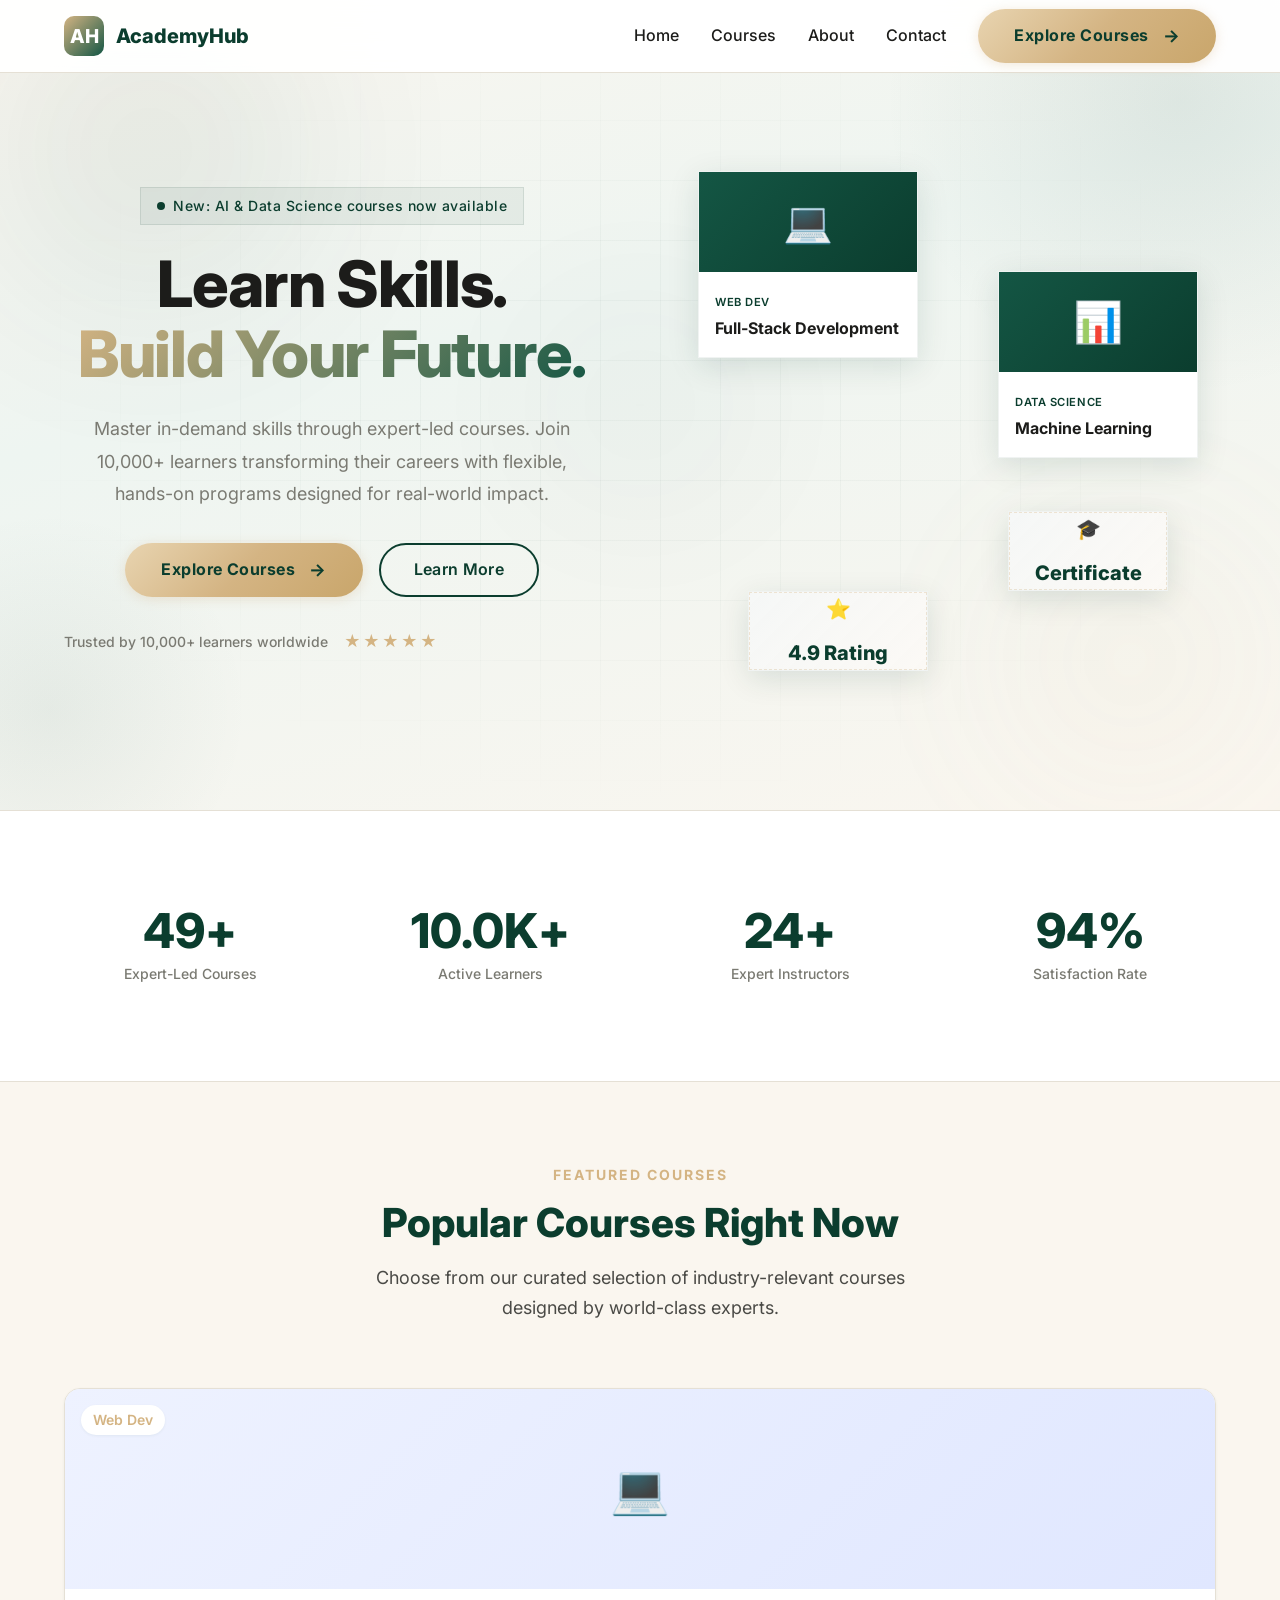
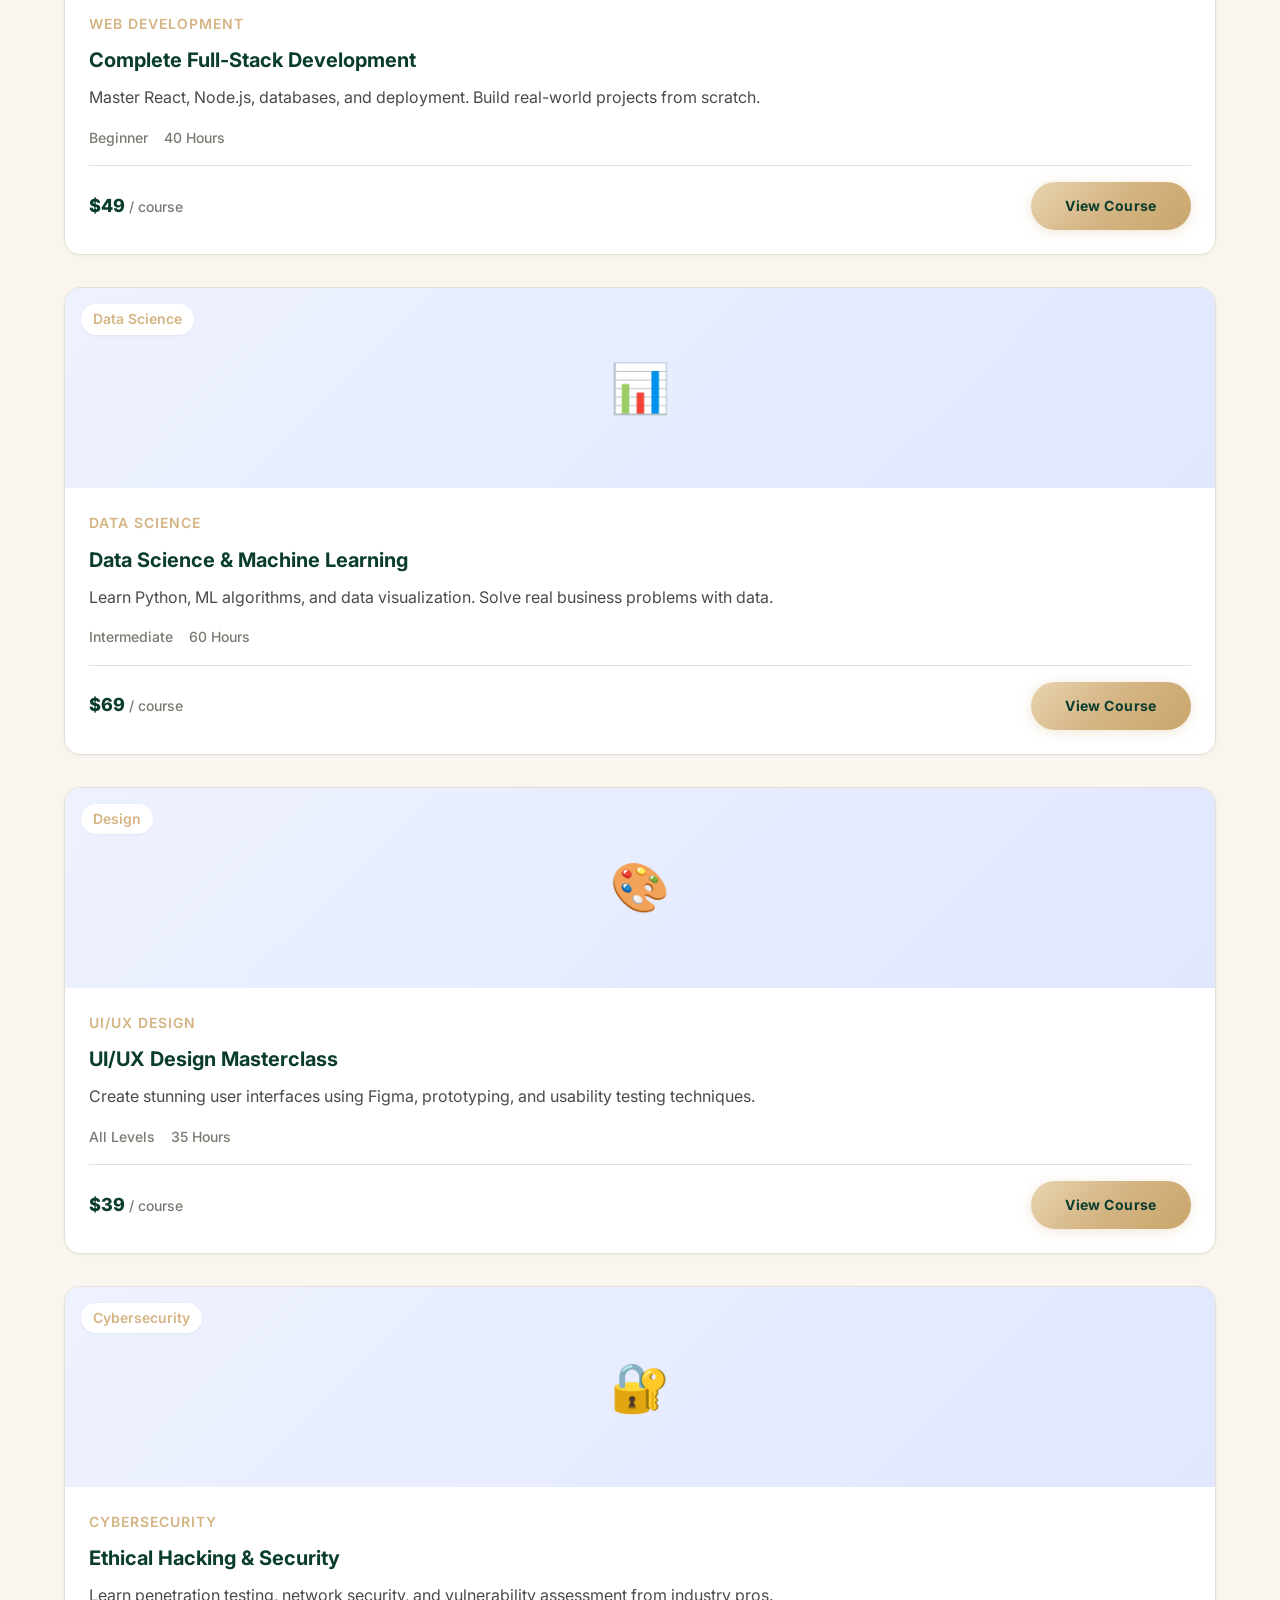
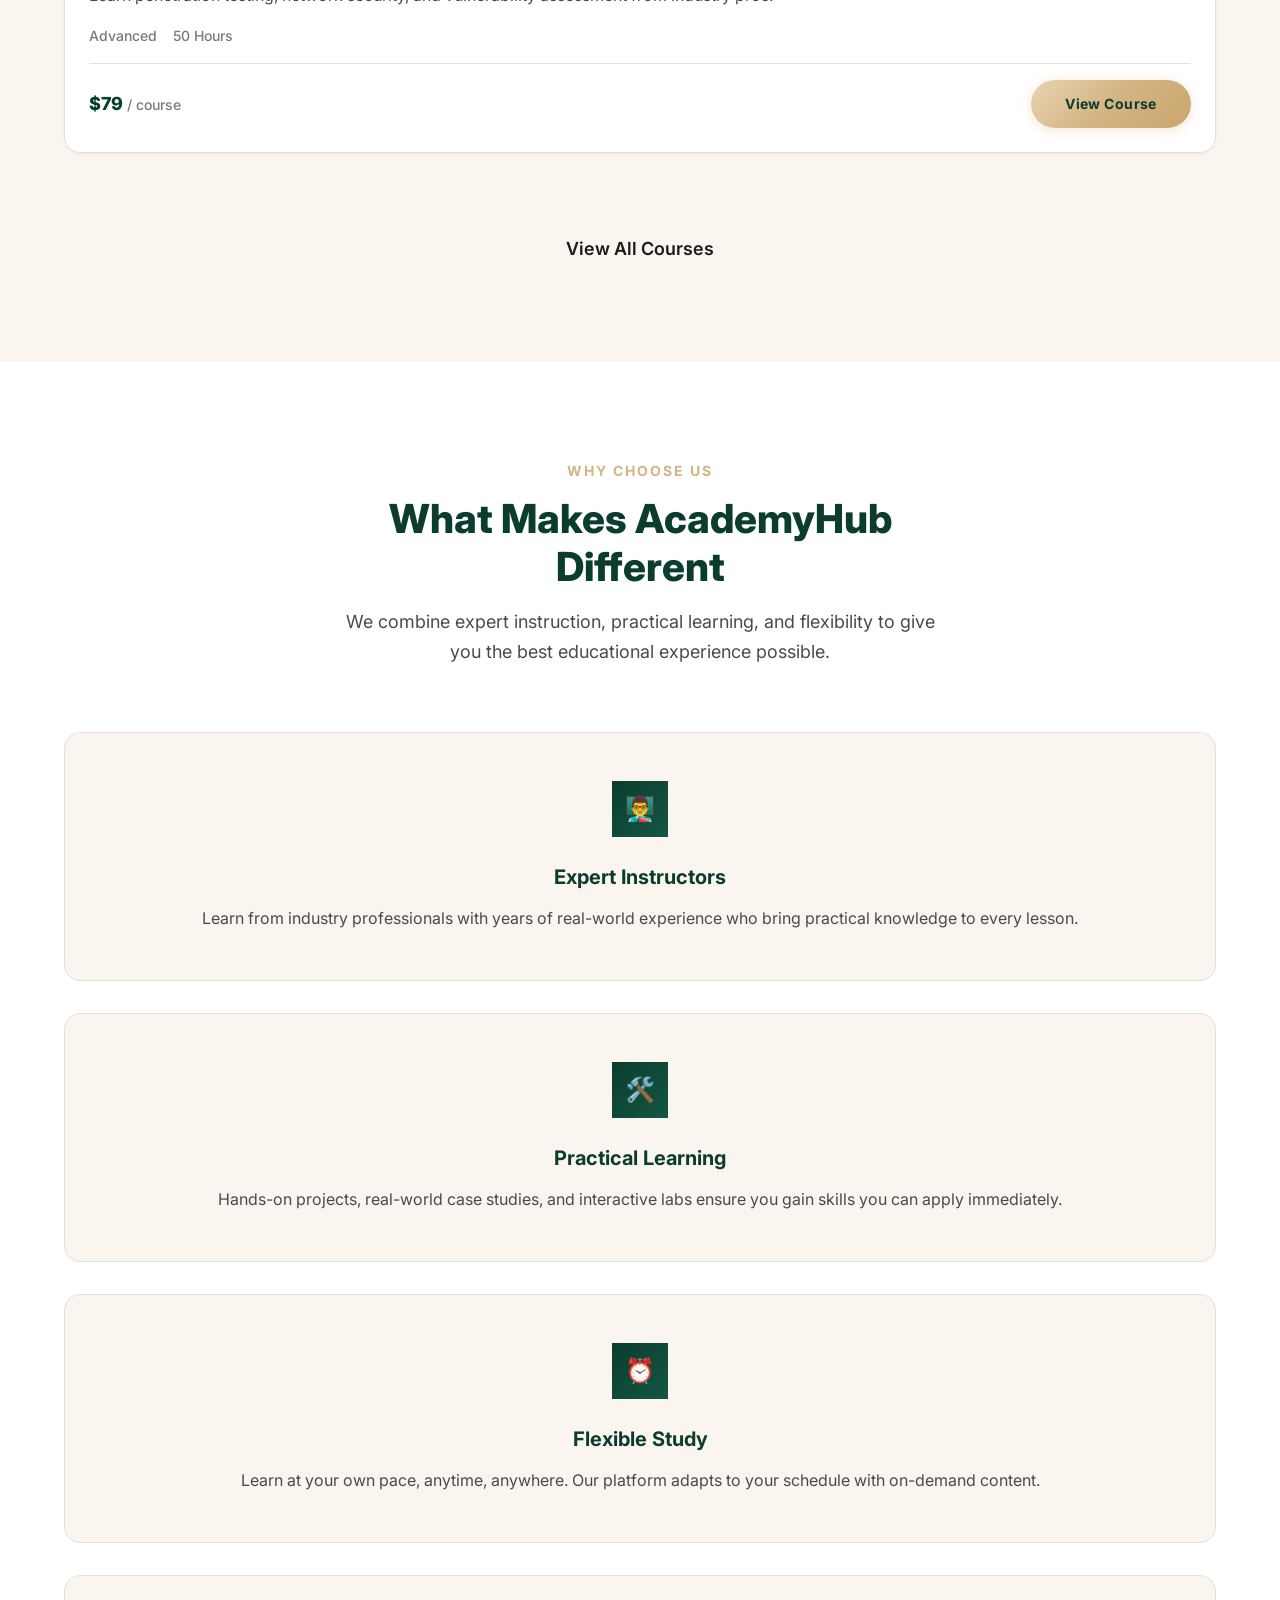
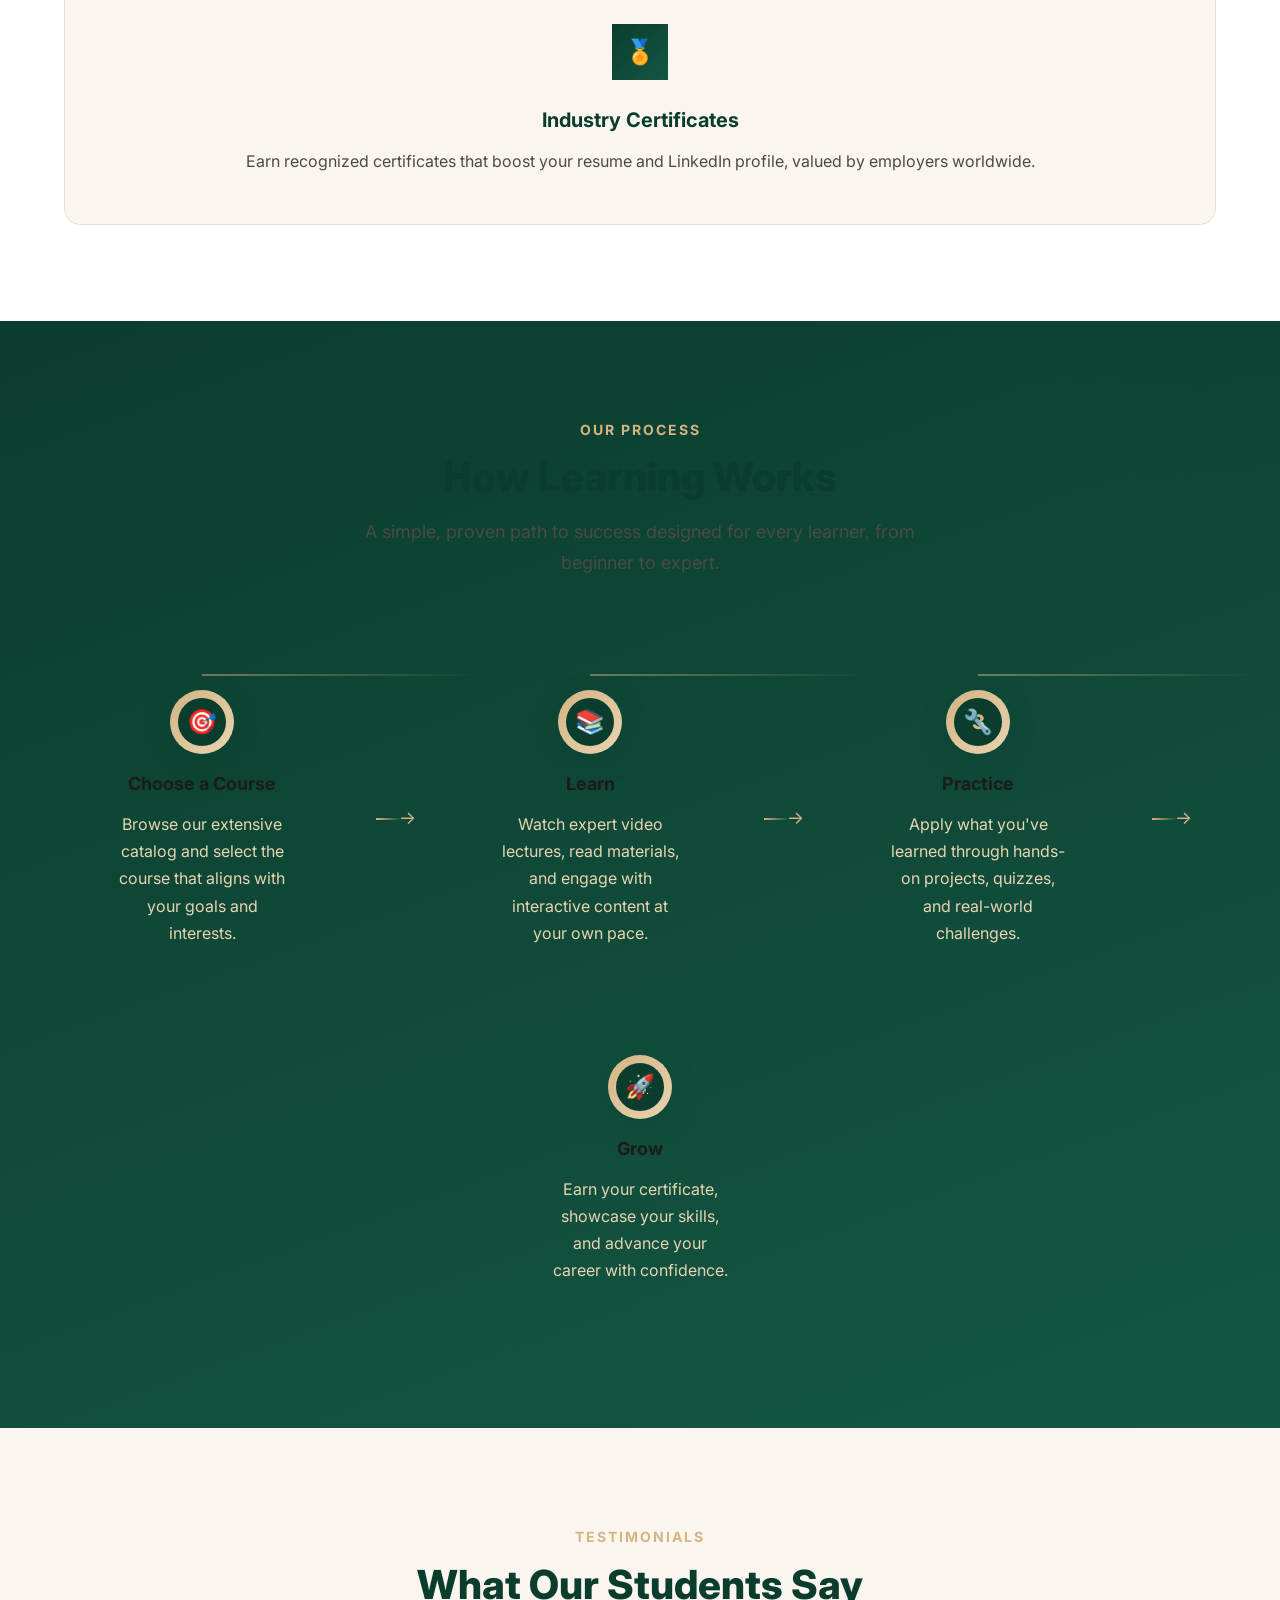
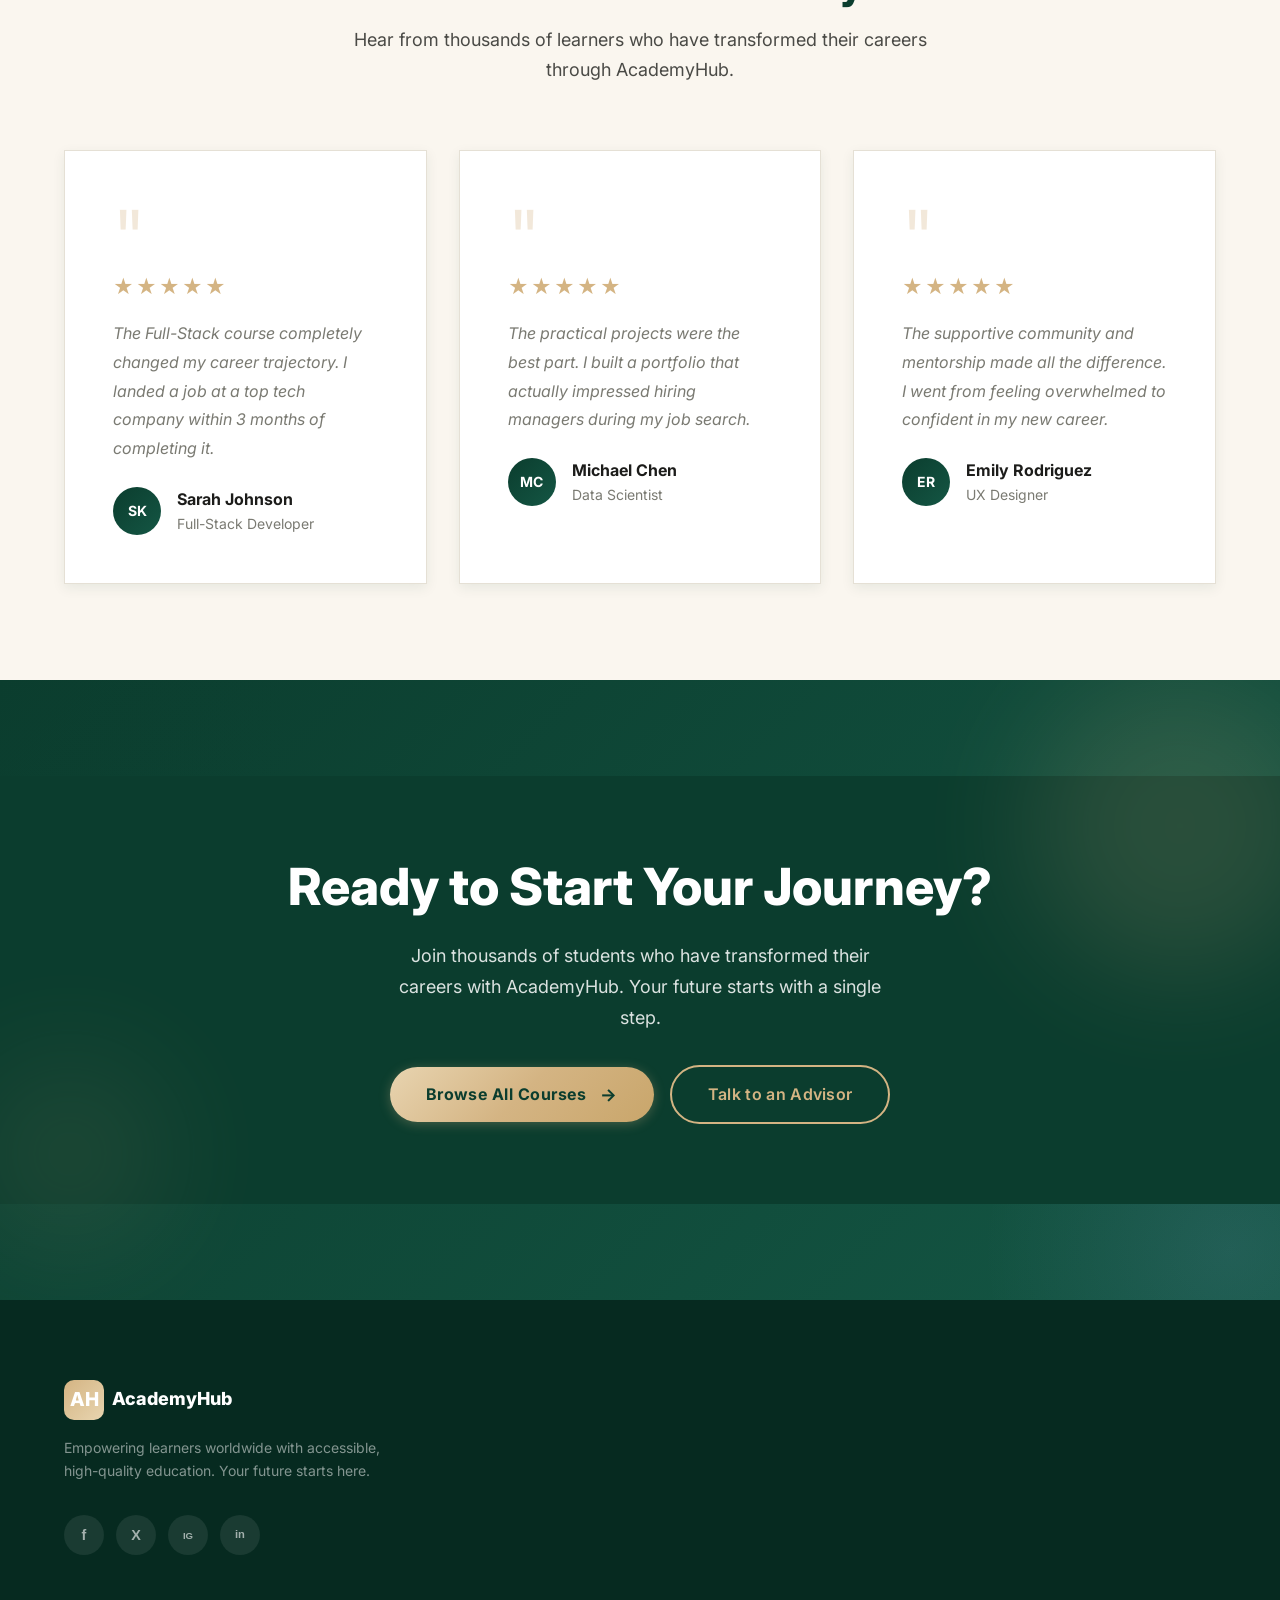
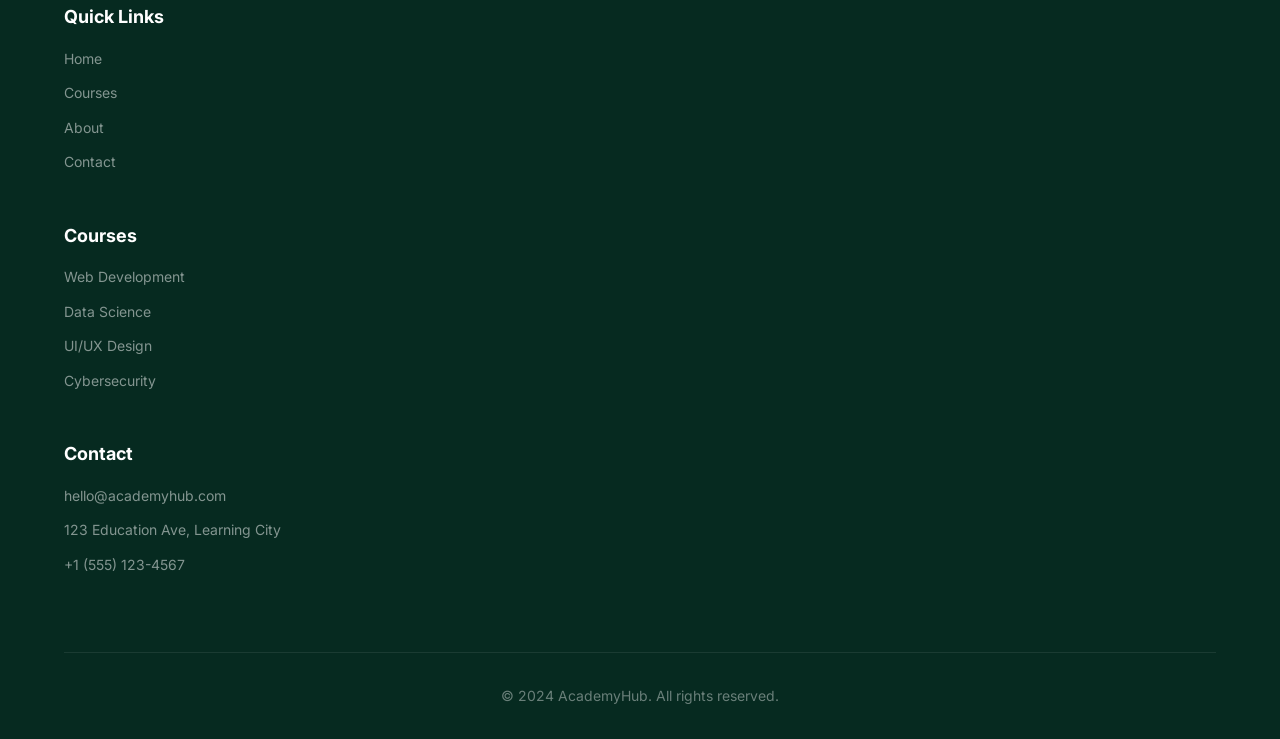
<file: index.html>
<!DOCTYPE html>
<html lang="en">
<head>
  <meta charset="UTF-8">
  <meta name="viewport" content="width=device-width, initial-scale=1.0">
  <meta name="description" content="AcademyHub — Premium Online Learning. Master In-Demand Skills with Expert-Led Courses.">
  <meta name="theme-color" content="#0B3D2E">
  <title>AcademyHub — Learn Skills. Build Your Future.</title>
  <link rel="preconnect" href="https://fonts.googleapis.com">
  <link rel="preconnect" href="https://fonts.gstatic.com" crossorigin>
  <link href="https://fonts.googleapis.com/css2?family=Inter:wght@300;400;500;600;700;800;900&family=Poppins:wght@400;500;600;700;800&display=swap" rel="stylesheet">
  <link rel="stylesheet" href="css/style.css">
</head>
<body>

<!-- ==================== HEADER ==================== -->
<header class="header" id="header" role="banner">
  <div class="container header__inner">
    <a href="index.html" class="header__logo" aria-label="AcademyHub Home">
      <div class="header__logo-icon" aria-hidden="true">AH</div>
      <span class="header__logo-text">AcademyHub</span>
    </a>
    <nav class="header__nav" aria-label="Main navigation">
      <div class="header__nav-links">
        <a href="index.html" class="active">Home</a>
        <a href="courses.html">Courses</a>
        <a href="about.html">About</a>
        <a href="contact.html">Contact</a>
      </div>
      <div class="header__actions">
        <a href="courses.html" class="btn btn--primary btn--glow">Explore Courses</a>
      </div>
    </nav>
    <button class="header__hamburger" aria-label="Toggle navigation menu" aria-expanded="false">
      <span class="hamburger__line" aria-hidden="true"></span>
      <span class="hamburger__line" aria-hidden="true"></span>
      <span class="hamburger__line" aria-hidden="true"></span>
    </button>
  </div>
  <div class="header__mobile-menu" id="mobile-menu" aria-label="Mobile navigation">
    <a href="index.html" class="active">Home</a>
    <a href="courses.html">Courses</a>
    <a href="about.html">About</a>
    <a href="contact.html">Contact</a>
    <a href="courses.html" class="btn btn--primary">Explore Courses</a>
  </div>
</header>

<!-- ==================== HERO ==================== -->
<section class="hero" id="home">
  <!-- Decorative background layers -->
  <div class="hero__blob hero__blob--1" aria-hidden="true"></div>
  <div class="hero__blob hero__blob--2" aria-hidden="true"></div>
  <div class="hero__blob hero__blob--3" aria-hidden="true"></div>
  <div class="hero__grid" aria-hidden="true"></div>

  <div class="container hero__inner">
    <div class="hero__content">
      <div class="hero__badge">
        <span class="hero__badge-dot" aria-hidden="true"></span>
        New: AI &amp; Data Science courses now available
      </div>
      <h1 class="hero__title">
        Learn Skills.<br>
        <span class="hero__title-accent">Build Your Future.</span>
      </h1>
      <p class="hero__description">
        Master in-demand skills through expert-led courses. Join 10,000+ learners transforming their careers with flexible, hands-on programs designed for real-world impact.
      </p>
      <div class="hero__cta-group">
        <a href="courses.html" class="btn btn--primary btn--glow">Explore Courses</a>
        <a href="#features" class="btn btn--ghost">Learn More</a>
      </div>
      <div class="hero__trust">
        <span class="hero__trust-text">Trusted by 10,000+ learners worldwide</span>
        <div class="hero__trust-stars" aria-label="4.9 out of 5 stars"></div>
      </div>
    </div>
    <div class="hero__visual">
      <div class="hero__mockup" role="img" aria-label="Education platform mockup showing courses and certificates">
        <div class="mockup__card mockup__card--1" aria-hidden="true">
          <div class="mockup__card-image" role="img" aria-label="Web Development course"><span>💻</span></div>
          <div class="mockup__card-body">
            <span class="mockup__card-tag">Web Dev</span>
            <h4>Full-Stack Development</h4>
          </div>
        </div>
        <div class="mockup__card mockup__card--2" aria-hidden="true">
          <div class="mockup__card-image" role="img" aria-label="Data Science course"><span>📊</span></div>
          <div class="mockup__card-body">
            <span class="mockup__card-tag">Data Science</span>
            <h4>Machine Learning</h4>
          </div>
        </div>
        <div class="mockup__card mockup__card--3" aria-hidden="true">
          <div class="mockup__card-badge"><span>⭐</span> 4.9 Rating</div>
        </div>
        <div class="mockup__card mockup__card--4" aria-hidden="true">
          <div class="mockup__card-badge"><span>🎓</span> Certificate</div>
        </div>
      </div>
    </div>
  </div>
</section>

<!-- ==================== TRUST / STATS ==================== -->
<section class="trust" aria-label="Trusted statistics">
  <div class="container">
    <div class="trust__strip">
      <div class="trust__item reveal">
        <div class="trust__number"><span class="counter" data-target="50">0</span>+</div>
        <div class="trust__label">Expert-Led Courses</div>
      </div>
      <div class="trust__item reveal reveal-delay-1">
        <div class="trust__number"><span class="counter" data-target="10000">0</span>+</div>
        <div class="trust__label">Active Learners</div>
      </div>
      <div class="trust__item reveal reveal-delay-2">
        <div class="trust__number"><span class="counter" data-target="25">0</span>+</div>
        <div class="trust__label">Expert Instructors</div>
      </div>
      <div class="trust__item reveal reveal-delay-3">
        <div class="trust__number"><span class="counter" data-target="95">0</span>%</div>
        <div class="trust__label">Satisfaction Rate</div>
      </div>
    </div>
  </div>
</section>

<!-- ==================== FEATURED COURSES ==================== -->
<section class="courses" id="features" aria-label="Featured courses">
  <div class="container">
    <div class="section-header reveal">
      <span class="section-header__subtitle">Featured Courses</span>
      <h2 class="section-header__title">Popular Courses Right Now</h2>
      <p class="section-header__description">Choose from our curated selection of industry-relevant courses designed by world-class experts.</p>
    </div>
    <div class="courses__grid">
      <article class="course-card reveal">
        <div class="course-card__image" role="img" aria-label="Web Development course"><span aria-hidden="true">💻</span><span class="course-card__tag">Web Dev</span></div>
        <div class="course-card__body">
          <span class="course-card__category">Web Development</span>
          <h3 class="course-card__title">Complete Full-Stack Development</h3>
          <p class="course-card__description">Master React, Node.js, databases, and deployment. Build real-world projects from scratch.</p>
          <div class="course-card__meta"><span class="course-card__meta-item">Beginner</span><span class="course-card__meta-item">40 Hours</span></div>
          <div class="course-card__footer">
            <div class="course-card__price">$49 <span>/ course</span></div>
            <a href="courses.html" class="btn btn--primary btn--sm">View Course</a>
          </div>
        </div>
      </article>
      <article class="course-card reveal reveal-delay-1">
        <div class="course-card__image" role="img" aria-label="Data Science course"><span aria-hidden="true">📊</span><span class="course-card__tag">Data Science</span></div>
        <div class="course-card__body">
          <span class="course-card__category">Data Science</span>
          <h3 class="course-card__title">Data Science &amp; Machine Learning</h3>
          <p class="course-card__description">Learn Python, ML algorithms, and data visualization. Solve real business problems with data.</p>
          <div class="course-card__meta"><span class="course-card__meta-item">Intermediate</span><span class="course-card__meta-item">60 Hours</span></div>
          <div class="course-card__footer">
            <div class="course-card__price">$69 <span>/ course</span></div>
            <a href="courses.html" class="btn btn--primary btn--sm">View Course</a>
          </div>
        </div>
      </article>
      <article class="course-card reveal reveal-delay-2">
        <div class="course-card__image" role="img" aria-label="UI/UX Design course"><span aria-hidden="true">🎨</span><span class="course-card__tag">Design</span></div>
        <div class="course-card__body">
          <span class="course-card__category">UI/UX Design</span>
          <h3 class="course-card__title">UI/UX Design Masterclass</h3>
          <p class="course-card__description">Create stunning user interfaces using Figma, prototyping, and usability testing techniques.</p>
          <div class="course-card__meta"><span class="course-card__meta-item">All Levels</span><span class="course-card__meta-item">35 Hours</span></div>
          <div class="course-card__footer">
            <div class="course-card__price">$39 <span>/ course</span></div>
            <a href="courses.html" class="btn btn--primary btn--sm">View Course</a>
          </div>
        </div>
      </article>
      <article class="course-card reveal reveal-delay-3">
        <div class="course-card__image" role="img" aria-label="Cybersecurity course"><span aria-hidden="true">🔐</span><span class="course-card__tag">Cybersecurity</span></div>
        <div class="course-card__body">
          <span class="course-card__category">Cybersecurity</span>
          <h3 class="course-card__title">Ethical Hacking &amp; Security</h3>
          <p class="course-card__description">Learn penetration testing, network security, and vulnerability assessment from industry pros.</p>
          <div class="course-card__meta"><span class="course-card__meta-item">Advanced</span><span class="course-card__meta-item">50 Hours</span></div>
          <div class="course-card__footer">
            <div class="course-card__price">$79 <span>/ course</span></div>
            <a href="courses.html" class="btn btn--primary btn--sm">View Course</a>
          </div>
        </div>
      </article>
    </div>
    <div class="courses__cta reveal">
      <a href="courses.html" class="btn btn--secondary btn--lg">View All Courses</a>
    </div>
  </div>
</section>

<!-- ==================== WHY CHOOSE US ==================== -->
<section class="features" id="features-why" aria-label="Why choose us">
  <div class="container">
    <div class="section-header reveal">
      <span class="section-header__subtitle">Why Choose Us</span>
      <h2 class="section-header__title">What Makes AcademyHub Different</h2>
      <p class="section-header__description">We combine expert instruction, practical learning, and flexibility to give you the best educational experience possible.</p>
    </div>
    <div class="features__grid">
      <div class="feature-card reveal">
        <div class="feature-card__icon" aria-hidden="true">👨‍🏫</div>
        <h3 class="feature-card__title">Expert Instructors</h3>
        <p class="feature-card__description">Learn from industry professionals with years of real-world experience who bring practical knowledge to every lesson.</p>
      </div>
      <div class="feature-card reveal reveal-delay-1">
        <div class="feature-card__icon" aria-hidden="true">🛠️</div>
        <h3 class="feature-card__title">Practical Learning</h3>
        <p class="feature-card__description">Hands-on projects, real-world case studies, and interactive labs ensure you gain skills you can apply immediately.</p>
      </div>
      <div class="feature-card reveal reveal-delay-2">
        <div class="feature-card__icon" aria-hidden="true">⏰</div>
        <h3 class="feature-card__title">Flexible Study</h3>
        <p class="feature-card__description">Learn at your own pace, anytime, anywhere. Our platform adapts to your schedule with on-demand content.</p>
      </div>
      <div class="feature-card reveal reveal-delay-3">
        <div class="feature-card__icon" aria-hidden="true">🏅</div>
        <h3 class="feature-card__title">Industry Certificates</h3>
        <p class="feature-card__description">Earn recognized certificates that boost your resume and LinkedIn profile, valued by employers worldwide.</p>
      </div>
    </div>
  </div>
</section>

<!-- ==================== LEARNING PROCESS ==================== -->
<section class="process" id="process" aria-label="How it works">
  <div class="container">
    <div class="section-header reveal">
      <span class="section-header__subtitle">Our Process</span>
      <h2 class="section-header__title">How Learning Works</h2>
      <p class="section-header__description">A simple, proven path to success designed for every learner, from beginner to expert.</p>
    </div>
    <div class="process__flow">
      <div class="process__step reveal">
        <div class="process__step-number" aria-hidden="true">
          <span class="process__step-icon">🎯</span>
          <span class="process__step-num">1</span>
        </div>
        <h3 class="process__step-title">Choose a Course</h3>
        <p class="process__step-description">Browse our extensive catalog and select the course that aligns with your goals and interests.</p>
      </div>
      <div class="process__connector" aria-hidden="true">
        <div class="process__connector-line"></div>
        <div class="process__connector-arrow">→</div>
      </div>
      <div class="process__step reveal reveal-delay-1">
        <div class="process__step-number" aria-hidden="true">
          <span class="process__step-icon">📚</span>
          <span class="process__step-num">2</span>
        </div>
        <h3 class="process__step-title">Learn</h3>
        <p class="process__step-description">Watch expert video lectures, read materials, and engage with interactive content at your own pace.</p>
      </div>
      <div class="process__connector" aria-hidden="true">
        <div class="process__connector-line"></div>
        <div class="process__connector-arrow">→</div>
      </div>
      <div class="process__step reveal reveal-delay-2">
        <div class="process__step-number" aria-hidden="true">
          <span class="process__step-icon">🔧</span>
          <span class="process__step-num">3</span>
        </div>
        <h3 class="process__step-title">Practice</h3>
        <p class="process__step-description">Apply what you've learned through hands-on projects, quizzes, and real-world challenges.</p>
      </div>
      <div class="process__connector" aria-hidden="true">
        <div class="process__connector-line"></div>
        <div class="process__connector-arrow">→</div>
      </div>
      <div class="process__step reveal reveal-delay-3">
        <div class="process__step-number" aria-hidden="true">
          <span class="process__step-icon">🚀</span>
          <span class="process__step-num">4</span>
        </div>
        <h3 class="process__step-title">Grow</h3>
        <p class="process__step-description">Earn your certificate, showcase your skills, and advance your career with confidence.</p>
      </div>
    </div>
  </div>
</section>

<!-- ==================== TESTIMONIALS ==================== -->
<section class="testimonials" aria-label="Student testimonials">
  <div class="container">
    <div class="section-header reveal">
      <span class="section-header__subtitle">Testimonials</span>
      <h2 class="section-header__title">What Our Students Say</h2>
      <p class="section-header__description">Hear from thousands of learners who have transformed their careers through AcademyHub.</p>
    </div>
    <div class="testimonials__grid">
      <div class="testimonial-card reveal">
        <div class="testimonial-card__quote" aria-hidden="true">"</div>
        <div class="testimonial-card__stars" aria-label="5 out of 5 stars"></div>
        <p class="testimonial-card__text">The Full-Stack course completely changed my career trajectory. I landed a job at a top tech company within 3 months of completing it.</p>
        <div class="testimonial-card__author">
          <div class="testimonial-card__avatar" aria-hidden="true">SK</div>
          <div>
            <div class="testimonial-card__name">Sarah Johnson</div>
            <div class="testimonial-card__role">Full-Stack Developer</div>
          </div>
        </div>
      </div>
      <div class="testimonial-card reveal reveal-delay-1">
        <div class="testimonial-card__quote" aria-hidden="true">"</div>
        <div class="testimonial-card__stars" aria-label="5 out of 5 stars"></div>
        <p class="testimonial-card__text">The practical projects were the best part. I built a portfolio that actually impressed hiring managers during my job search.</p>
        <div class="testimonial-card__author">
          <div class="testimonial-card__avatar" aria-hidden="true">MC</div>
          <div>
            <div class="testimonial-card__name">Michael Chen</div>
            <div class="testimonial-card__role">Data Scientist</div>
          </div>
        </div>
      </div>
      <div class="testimonial-card reveal reveal-delay-2">
        <div class="testimonial-card__quote" aria-hidden="true">"</div>
        <div class="testimonial-card__stars" aria-label="5 out of 5 stars"></div>
        <p class="testimonial-card__text">The supportive community and mentorship made all the difference. I went from feeling overwhelmed to confident in my new career.</p>
        <div class="testimonial-card__author">
          <div class="testimonial-card__avatar" aria-hidden="true">ER</div>
          <div>
            <div class="testimonial-card__name">Emily Rodriguez</div>
            <div class="testimonial-card__role">UX Designer</div>
          </div>
        </div>
      </div>
    </div>
  </div>
</section>

<!-- ==================== FINAL CTA ==================== -->
<section class="cta" id="contact" aria-label="Call to action">
  <div class="cta__inner">
    <div class="cta__blob cta__blob--1" aria-hidden="true"></div>
    <div class="cta__blob cta__blob--2" aria-hidden="true"></div>
    <h2 class="cta__title reveal">Ready to Start Your Journey?</h2>
    <p class="cta__description reveal reveal-delay-1">Join thousands of students who have transformed their careers with AcademyHub. Your future starts with a single step.</p>
    <div class="cta__buttons reveal reveal-delay-2">
      <a href="courses.html" class="btn btn--primary btn--glow">Browse All Courses</a>
      <a href="contact.html" class="btn btn--light btn--outline">Talk to an Advisor</a>
    </div>
  </div>
</section>

<!-- ==================== FOOTER ==================== -->
<footer class="footer" role="contentinfo">
  <div class="container">
    <div class="footer__grid">
      <div class="footer__brand">
        <div class="footer__logo"><div class="footer__logo-icon" aria-hidden="true">AH</div><span>AcademyHub</span></div>
        <p class="footer__description">Empowering learners worldwide with accessible, high-quality education. Your future starts here.</p>
        <div class="footer__social">
          <a href="#" class="footer__social-link" aria-label="Facebook"></a>
          <a href="#" class="footer__social-link" aria-label="Twitter"></a>
          <a href="#" class="footer__social-link" aria-label="Instagram"></a>
          <a href="#" class="footer__social-link" aria-label="LinkedIn"></a>
        </div>
      </div>
      <div>
        <h4 class="footer__heading">Quick Links</h4>
        <nav class="footer__links" aria-label="Footer quick links">
          <a href="index.html">Home</a>
          <a href="courses.html">Courses</a>
          <a href="about.html">About</a>
          <a href="contact.html">Contact</a>
        </nav>
      </div>
      <div>
        <h4 class="footer__heading">Courses</h4>
        <nav class="footer__links" aria-label="Footer course links">
          <a href="#">Web Development</a>
          <a href="#">Data Science</a>
          <a href="#">UI/UX Design</a>
          <a href="#">Cybersecurity</a>
        </nav>
      </div>
      <div>
        <h4 class="footer__heading">Contact</h4>
        <div class="footer__contact-item"><span>hello@academyhub.com</span></div>
        <div class="footer__contact-item"><span>123 Education Ave, Learning City</span></div>
        <div class="footer__contact-item"><span>+1 (555) 123-4567</span></div>
      </div>
    </div>
    <div class="footer__bottom">
      <p class="footer__copyright">&copy; 2024 AcademyHub. All rights reserved.</p>
    </div>
  </div>
</footer>
<script src="js/script.js" defer></script>
</body>
</html>
</file>
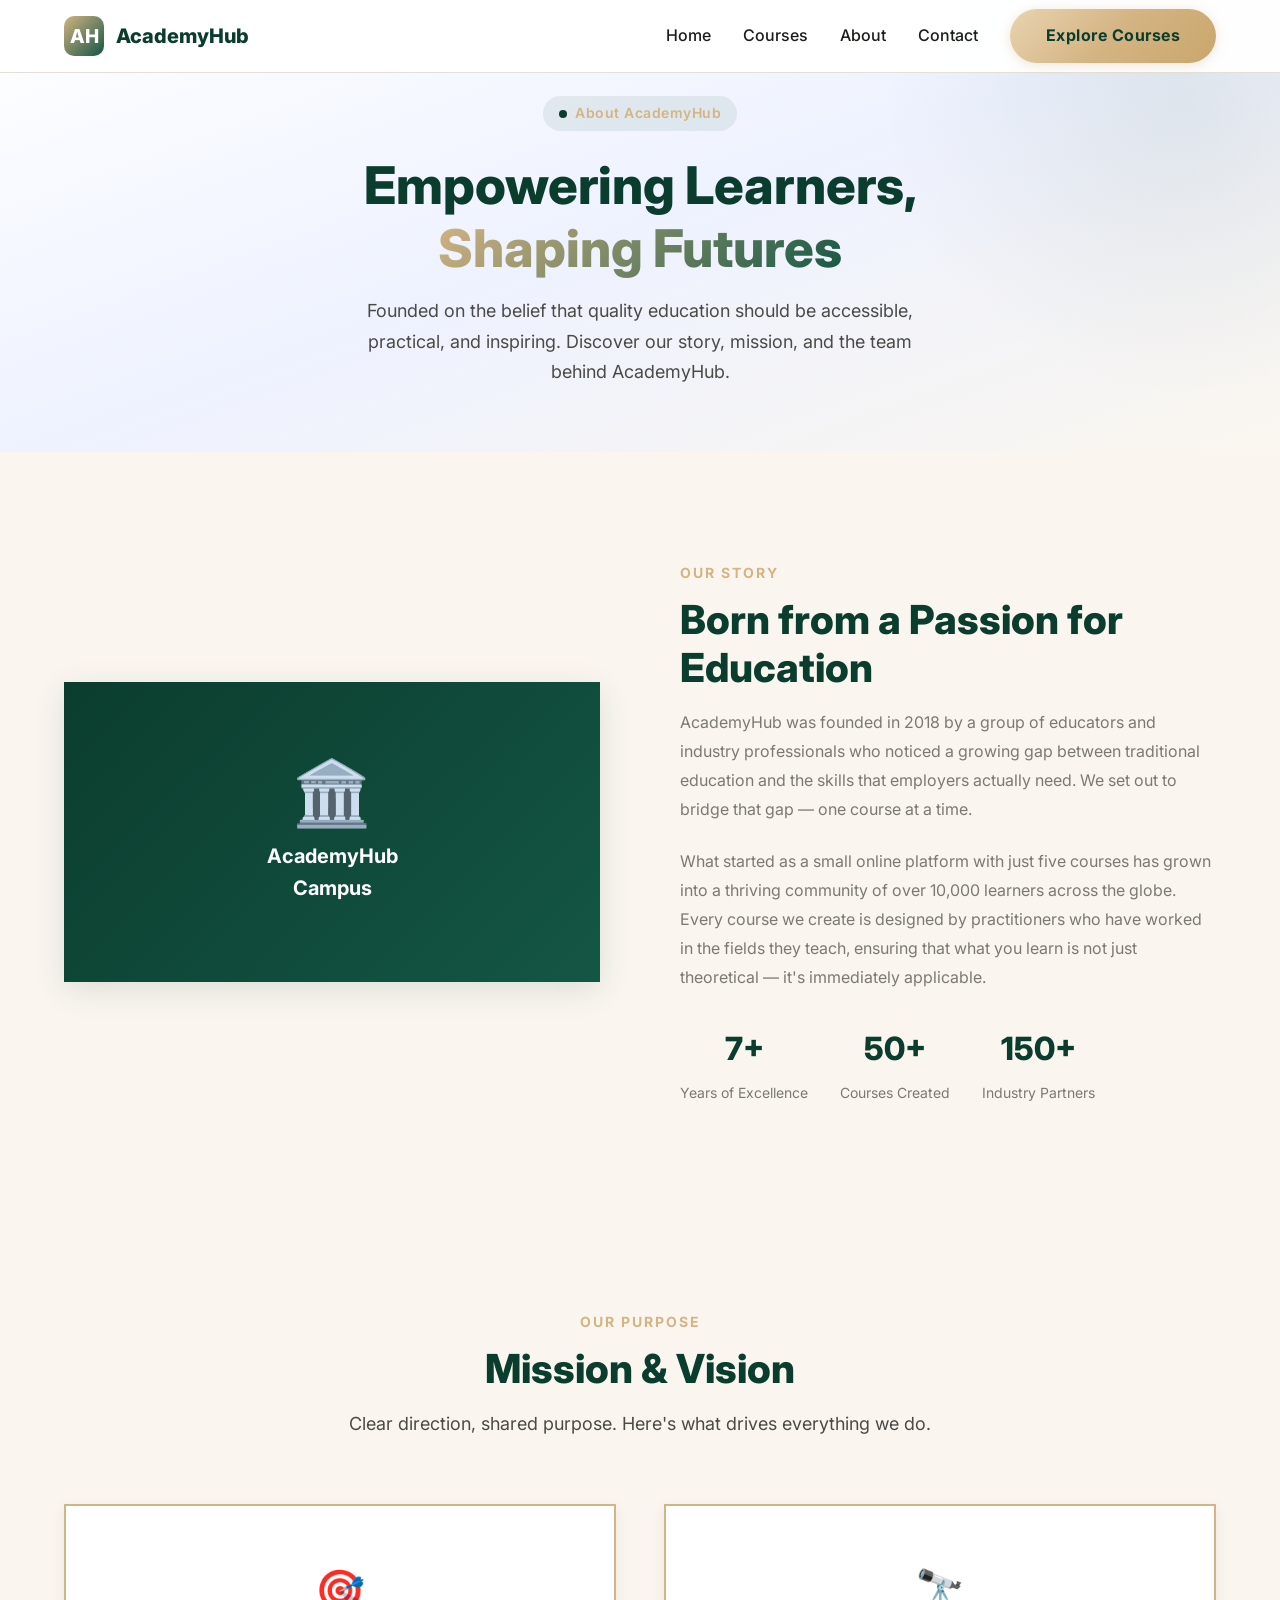
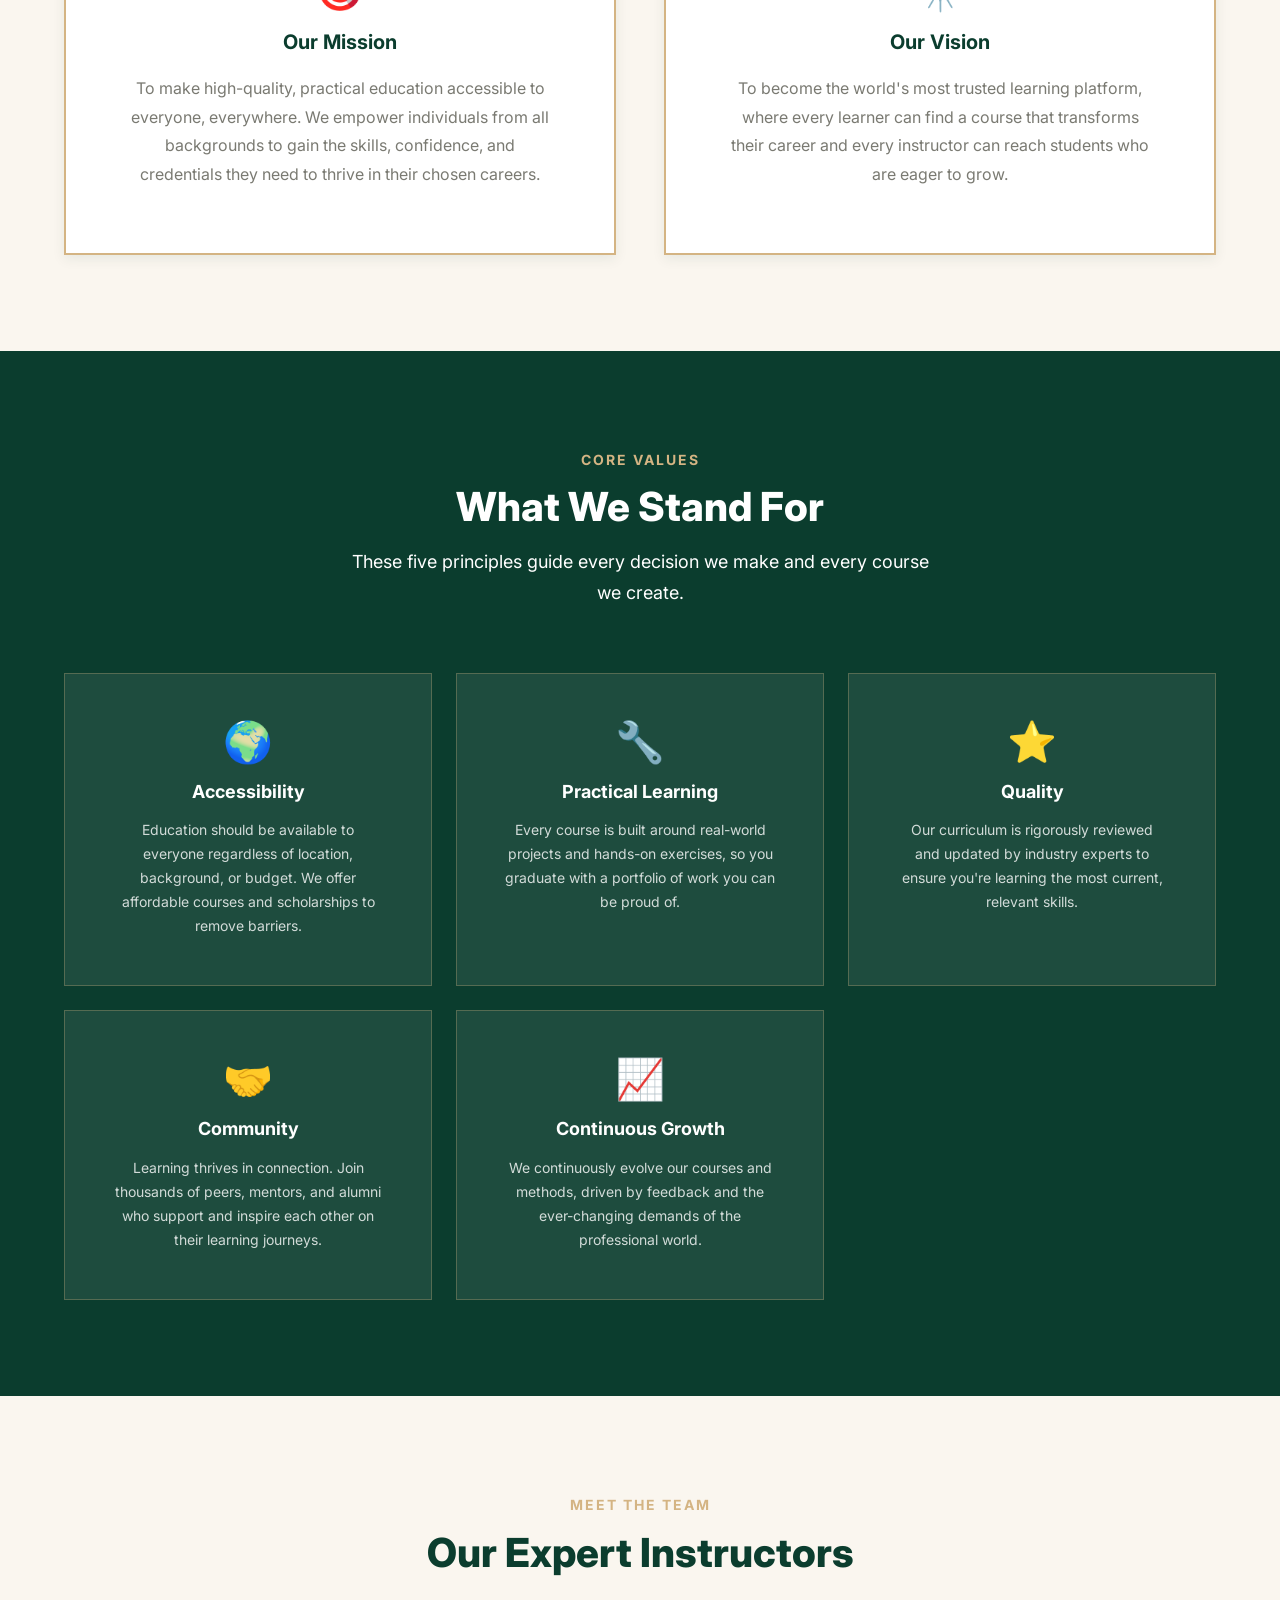
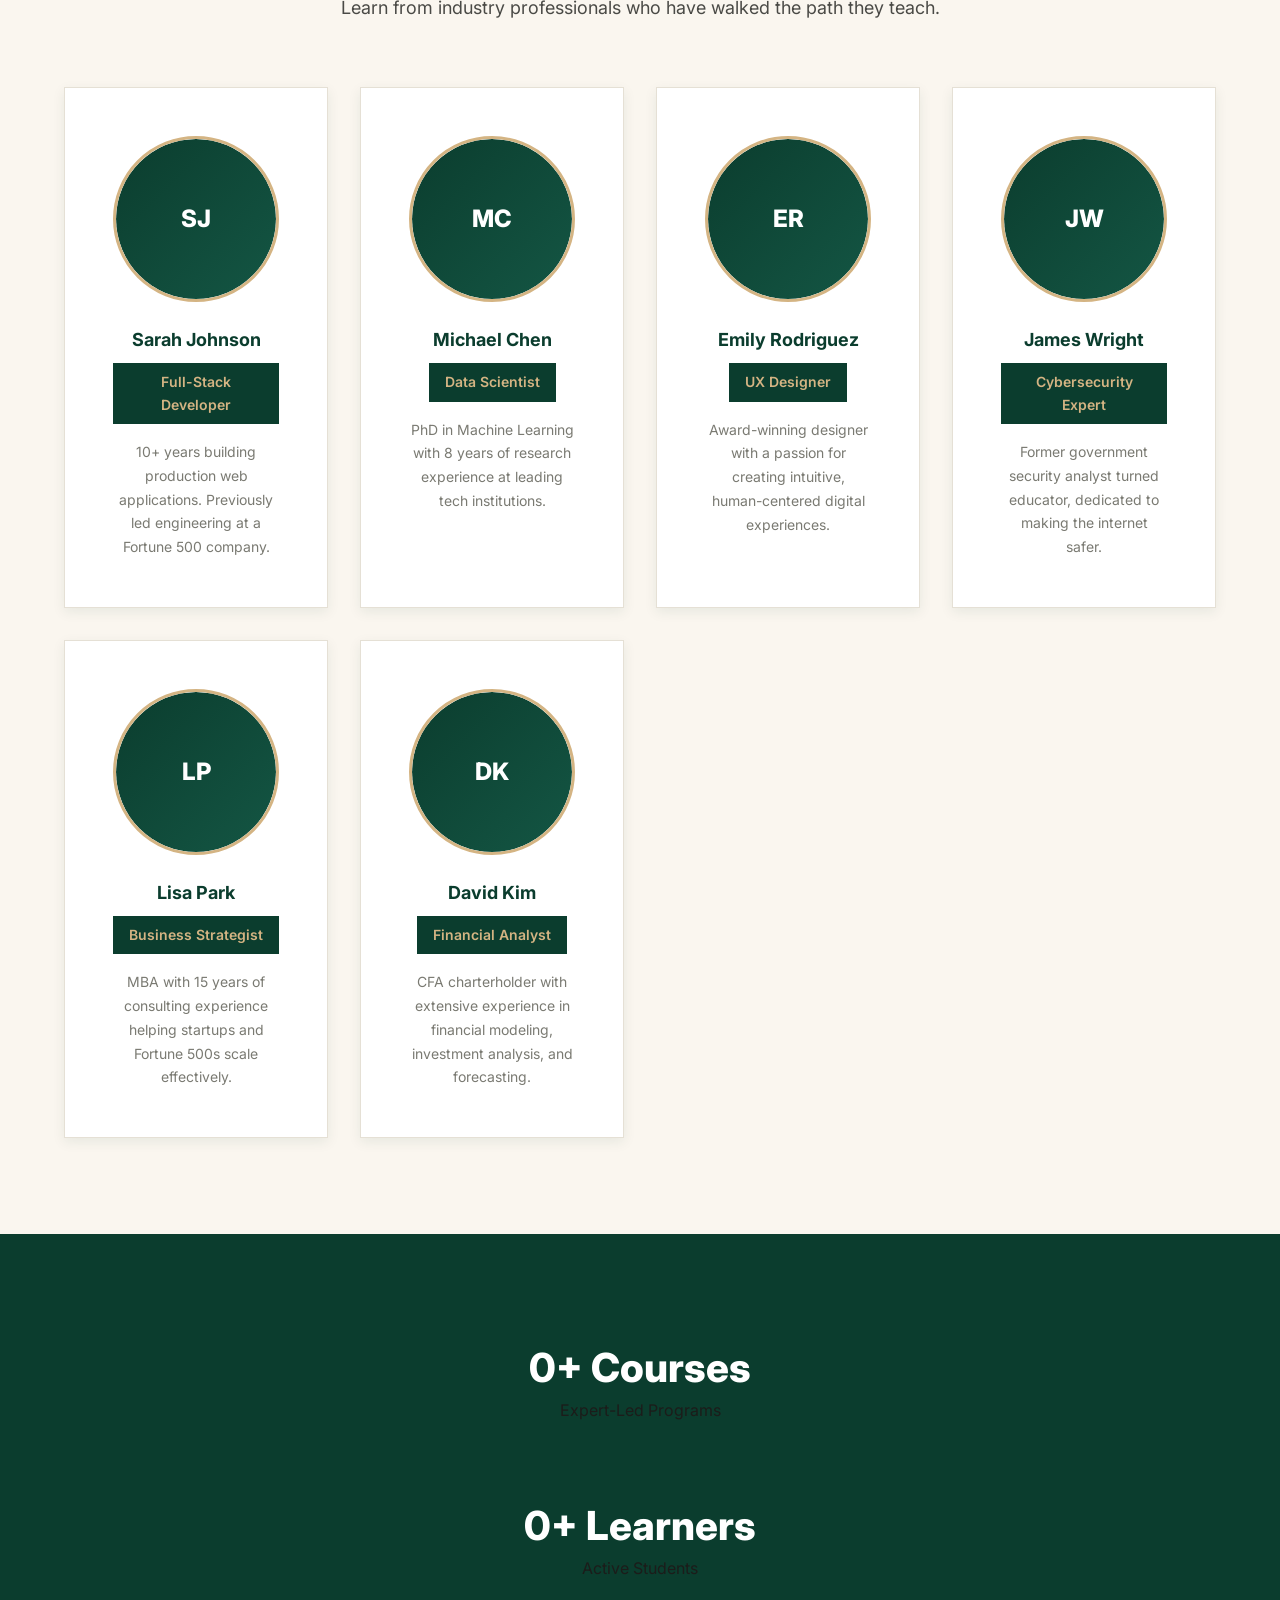
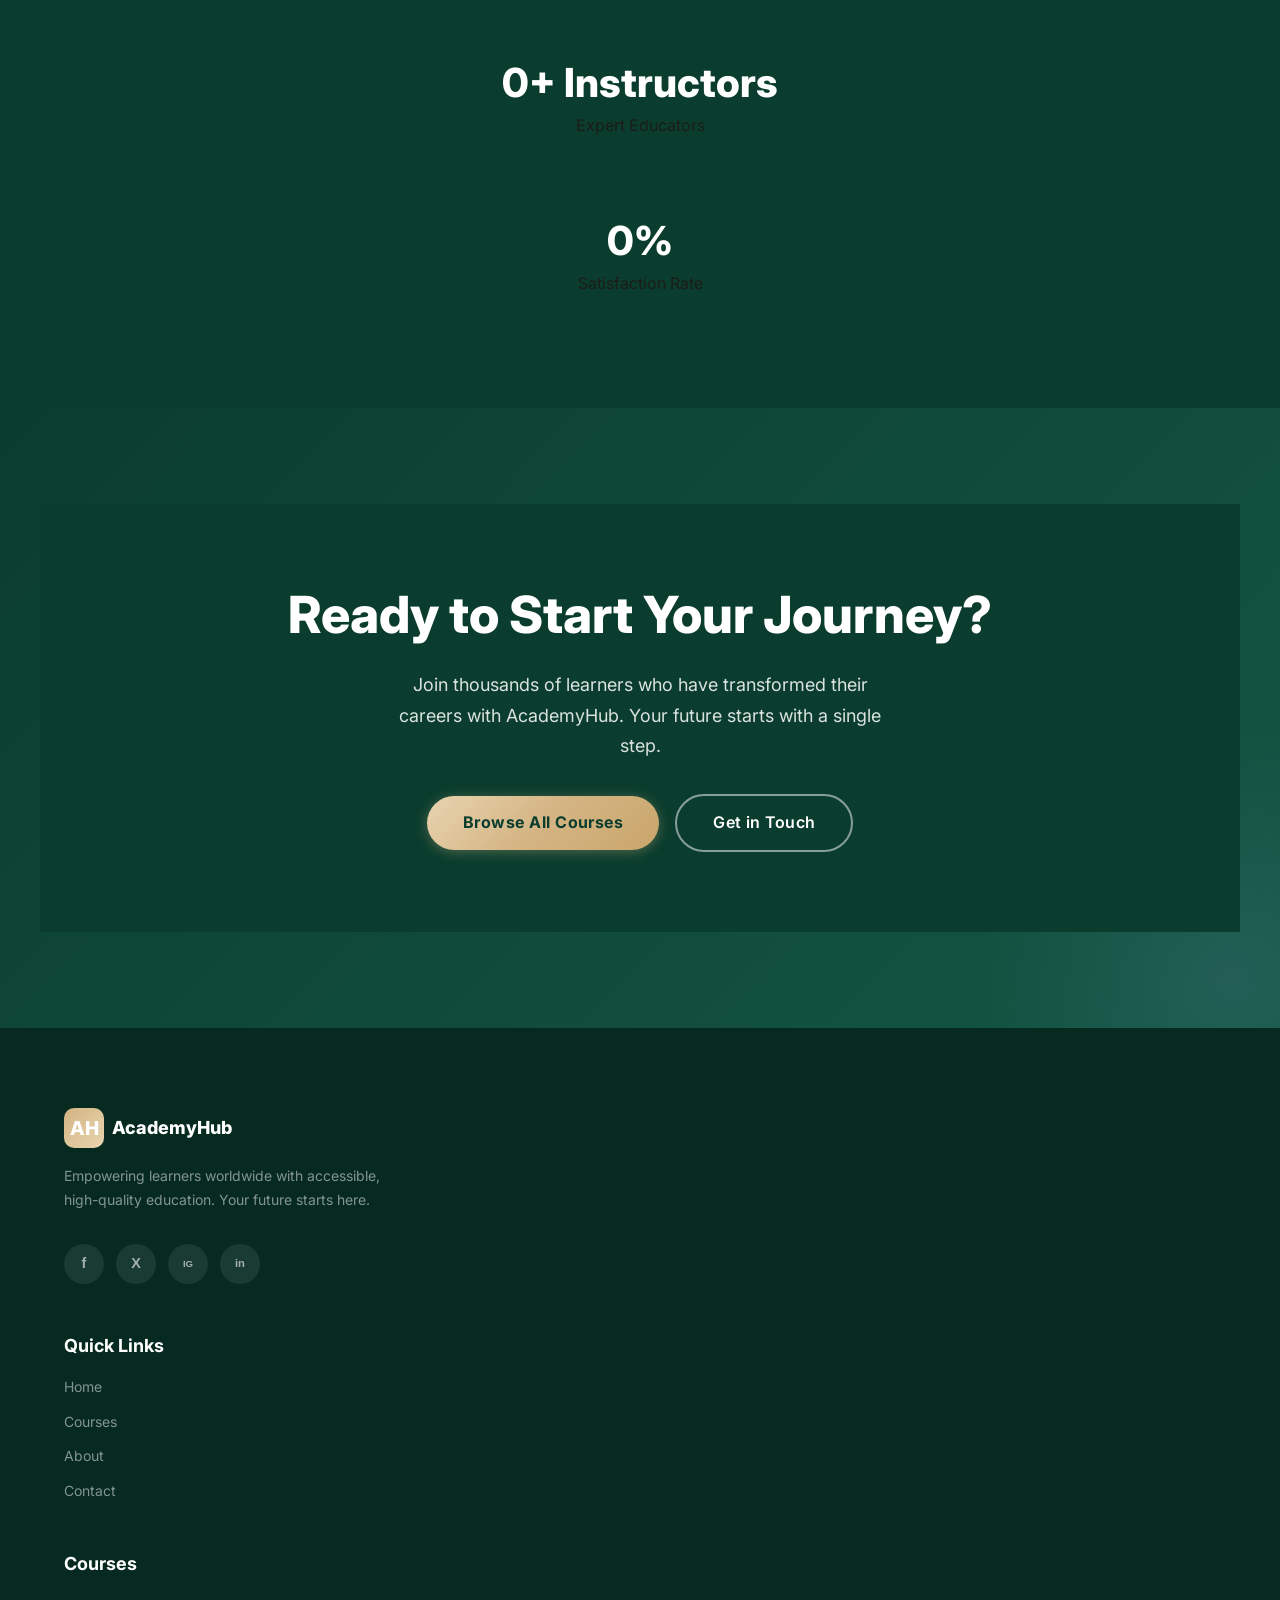
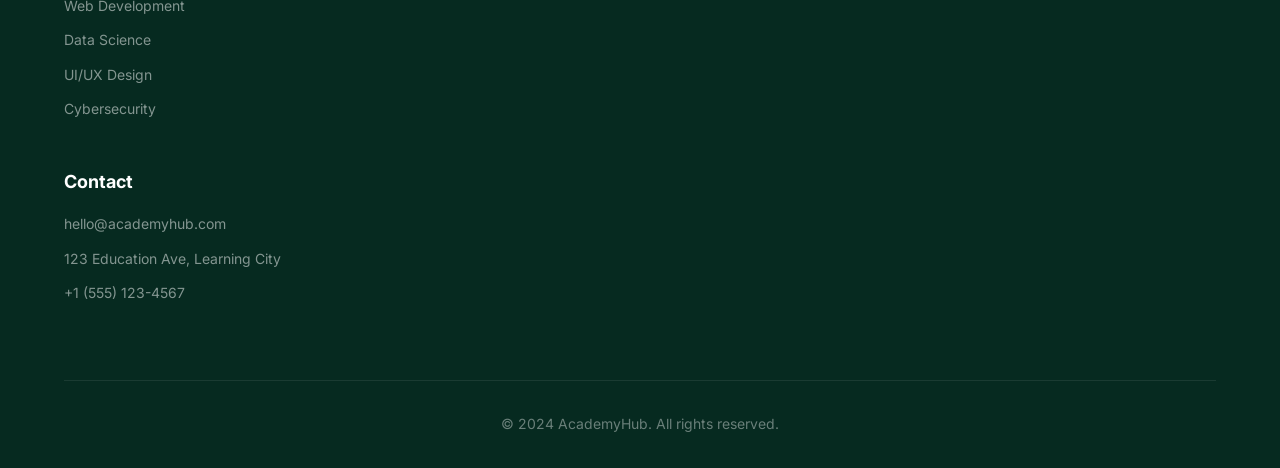
<file: about.html>
<!DOCTYPE html>
<html lang="en">
<head>
  <meta charset="UTF-8">
  <meta name="viewport" content="width=device-width, initial-scale=1.0">
  <meta name="description" content="Academy Hub — Empowering Learners, Shaping Futures. Learn about our mission, values, and dedicated instructors.">
  <meta name="theme-color" content="#0B3D2E">
  <title>Academy Hub — About Us</title>
  <link rel="preconnect" href="https://fonts.googleapis.com">
  <link rel="preconnect" href="https://fonts.gstatic.com" crossorigin>
  <link href="https://fonts.googleapis.com/css2?family=Inter:wght@400;600;700;800;900&family=Poppins:wght@500;600;700;800&display=swap" rel="stylesheet">
  <link rel="stylesheet" href="css/style.css">
</head>
<body>

<!-- HEADER -->
<header class="header" id="header" role="banner">
  <div class="container header__inner">
    <a href="index.html" class="header__logo" aria-label="Academy Hub Home"><div class="header__logo-icon" aria-hidden="true">AH</div><span>AcademyHub</span></a>
    <nav class="header__nav" aria-label="Main navigation">
      <div class="header__nav-links">
        <a href="index.html">Home</a><a href="courses.html">Courses</a><a href="about.html" class="active">About</a><a href="contact.html">Contact</a>
      </div>
      <div class="header__actions"><a href="courses.html" class="btn btn--primary">Explore Courses</a></div>
    </nav>
    <button class="header__hamburger" aria-label="Toggle navigation menu" aria-expanded="false"><span></span><span></span><span></span></button>
  </div>
  <div class="header__mobile-menu" id="mobile-menu" aria-label="Mobile navigation">
    <a href="index.html">Home</a><a href="courses.html">Courses</a><a href="about.html" class="active">About</a><a href="contact.html">Contact</a>
    <a href="courses.html" class="btn btn--primary">Explore Courses</a>
  </div>
</header>

<!-- HERO -->
<section class="page-hero" id="home">
  <div class="container page-hero__inner">
    <span class="page-hero__badge" aria-hidden="true"><span class="hero__badge-dot"></span>About AcademyHub</span>
    <h1 class="page-hero__title">Empowering Learners,<br><span>Shaping Futures</span></h1>
    <p class="page-hero__description">Founded on the belief that quality education should be accessible, practical, and inspiring. Discover our story, mission, and the team behind AcademyHub.</p>
  </div>
</section>

<!-- OUR STORY -->
<section class="story" id="story" aria-label="Our story">
  <div class="container">
    <div class="story__inner">
      <div class="story__image">
        <div class="story__image-placeholder" role="img" aria-label="AcademyHub campus photo showing modern learning spaces">
          <div class="story__image-icon" aria-hidden="true">🏛️</div>
          <div class="story__image-text">AcademyHub<br>Campus</div>
        </div>
      </div>
      <div class="story__content">
        <span class="section-header__subtitle">Our Story</span>
        <h2 class="section-header__title">Born from a Passion for Education</h2>
        <p class="story__description">AcademyHub was founded in 2018 by a group of educators and industry professionals who noticed a growing gap between traditional education and the skills that employers actually need. We set out to bridge that gap — one course at a time.</p>
        <p class="story__description">What started as a small online platform with just five courses has grown into a thriving community of over 10,000 learners across the globe. Every course we create is designed by practitioners who have worked in the fields they teach, ensuring that what you learn is not just theoretical — it's immediately applicable.</p>
        <div class="story__stats">
          <div class="story__stat">
            <div class="story__stat-number">7+</div>
            <div class="story__stat-label">Years of Excellence</div>
          </div>
          <div class="story__stat">
            <div class="story__stat-number">50+</div>
            <div class="story__stat-label">Courses Created</div>
          </div>
          <div class="story__stat">
            <div class="story__stat-number">150+</div>
            <div class="story__stat-label">Industry Partners</div>
          </div>
        </div>
      </div>
    </div>
  </div>
</section>

<!-- MISSION & VISION -->
<section class="mission-vision" id="about" aria-label="Mission and vision">
  <div class="container">
    <div class="section-header reveal">
      <span class="section-header__subtitle">Our Purpose</span>
      <h2 class="section-header__title">Mission & Vision</h2>
      <p class="section-header__description">Clear direction, shared purpose. Here's what drives everything we do.</p>
    </div>
    <div class="mission-vision__grid">
      <div class="mission-vision__card reveal">
        <div class="mission-vision__icon" aria-hidden="true">🎯</div>
        <h3 class="mission-vision__title">Our Mission</h3>
        <p class="mission-vision__description">To make high-quality, practical education accessible to everyone, everywhere. We empower individuals from all backgrounds to gain the skills, confidence, and credentials they need to thrive in their chosen careers.</p>
      </div>
      <div class="mission-vision__card reveal reveal-delay-1">
        <div class="mission-vision__icon" aria-hidden="true">🔭</div>
        <h3 class="mission-vision__title">Our Vision</h3>
        <p class="mission-vision__description">To become the world's most trusted learning platform, where every learner can find a course that transforms their career and every instructor can reach students who are eager to grow.</p>
      </div>
    </div>
  </div>
</section>

<!-- OUR VALUES -->
<section class="values" id="values" aria-label="Our values">
  <div class="container">
    <div class="section-header reveal">
      <span class="section-header__subtitle">Core Values</span>
      <h2 class="section-header__title">What We Stand For</h2>
      <p class="section-header__description">These five principles guide every decision we make and every course we create.</p>
    </div>
    <div class="values__grid">
      <div class="value-card reveal">
        <div class="value-card__icon" aria-hidden="true">🌍</div>
        <h3 class="value-card__title">Accessibility</h3>
        <p class="value-card__description">Education should be available to everyone regardless of location, background, or budget. We offer affordable courses and scholarships to remove barriers.</p>
      </div>
      <div class="value-card reveal reveal-delay-1">
        <div class="value-card__icon" aria-hidden="true">🔧</div>
        <h3 class="value-card__title">Practical Learning</h3>
        <p class="value-card__description">Every course is built around real-world projects and hands-on exercises, so you graduate with a portfolio of work you can be proud of.</p>
      </div>
      <div class="value-card reveal reveal-delay-2">
        <div class="value-card__icon" aria-hidden="true">⭐</div>
        <h3 class="value-card__title">Quality</h3>
        <p class="value-card__description">Our curriculum is rigorously reviewed and updated by industry experts to ensure you're learning the most current, relevant skills.</p>
      </div>
      <div class="value-card reveal reveal-delay-3">
        <div class="value-card__icon" aria-hidden="true">🤝</div>
        <h3 class="value-card__title">Community</h3>
        <p class="value-card__description">Learning thrives in connection. Join thousands of peers, mentors, and alumni who support and inspire each other on their learning journeys.</p>
      </div>
      <div class="value-card reveal reveal-delay-4">
        <div class="value-card__icon" aria-hidden="true">📈</div>
        <h3 class="value-card__title">Continuous Growth</h3>
        <p class="value-card__description">We continuously evolve our courses and methods, driven by feedback and the ever-changing demands of the professional world.</p>
      </div>
    </div>
  </div>
</section>

<!-- INSTRUCTORS -->
<section class="instructors" id="instructors" aria-label="Our instructors">
  <div class="container">
    <div class="section-header reveal">
      <span class="section-header__subtitle">Meet the Team</span>
      <h2 class="section-header__title">Our Expert Instructors</h2>
      <p class="section-header__description">Learn from industry professionals who have walked the path they teach.</p>
    </div>
    <div class="instructors__grid">
      <div class="instructor-card reveal">
        <div class="instructor-card__photo" role="img" aria-label="Sarah Johnson, Full-Stack Developer">
          <div class="instructor-card__avatar" aria-hidden="true">SJ</div>
        </div>
        <h3 class="instructor-card__name">Sarah Johnson</h3>
        <span class="instructor-card__specialty">Full-Stack Developer</span>
        <p class="instructor-card__bio">10+ years building production web applications. Previously led engineering at a Fortune 500 company.</p>
      </div>
      <div class="instructor-card reveal reveal-delay-1">
        <div class="instructor-card__photo" role="img" aria-label="Michael Chen, Data Scientist">
          <div class="instructor-card__avatar" aria-hidden="true">MC</div>
        </div>
        <h3 class="instructor-card__name">Michael Chen</h3>
        <span class="instructor-card__specialty">Data Scientist</span>
        <p class="instructor-card__bio">PhD in Machine Learning with 8 years of research experience at leading tech institutions.</p>
      </div>
      <div class="instructor-card reveal reveal-delay-2">
        <div class="instructor-card__photo" role="img" aria-label="Emily Rodriguez, UX Designer">
          <div class="instructor-card__avatar" aria-hidden="true">ER</div>
        </div>
        <h3 class="instructor-card__name">Emily Rodriguez</h3>
        <span class="instructor-card__specialty">UX Designer</span>
        <p class="instructor-card__bio">Award-winning designer with a passion for creating intuitive, human-centered digital experiences.</p>
      </div>
      <div class="instructor-card reveal reveal-delay-3">
        <div class="instructor-card__photo" role="img" aria-label="James Wright, Cybersecurity Expert">
          <div class="instructor-card__avatar" aria-hidden="true">JW</div>
        </div>
        <h3 class="instructor-card__name">James Wright</h3>
        <span class="instructor-card__specialty">Cybersecurity Expert</span>
        <p class="instructor-card__bio">Former government security analyst turned educator, dedicated to making the internet safer.</p>
      </div>
      <div class="instructor-card reveal reveal-delay-4">
        <div class="instructor-card__photo" role="img" aria-label="Lisa Park, Business Strategist">
          <div class="instructor-card__avatar" aria-hidden="true">LP</div>
        </div>
        <h3 class="instructor-card__name">Lisa Park</h3>
        <span class="instructor-card__specialty">Business Strategist</span>
        <p class="instructor-card__bio">MBA with 15 years of consulting experience helping startups and Fortune 500s scale effectively.</p>
      </div>
      <div class="instructor-card reveal reveal-delay-5">
        <div class="instructor-card__photo" role="img" aria-label="David Kim, Financial Analyst">
          <div class="instructor-card__avatar" aria-hidden="true">DK</div>
        </div>
        <h3 class="instructor-card__name">David Kim</h3>
        <span class="instructor-card__specialty">Financial Analyst</span>
        <p class="instructor-card__bio">CFA charterholder with extensive experience in financial modeling, investment analysis, and forecasting.</p>
      </div>
    </div>
  </div>
</section>

<!-- LEARNING NUMBERS / STATS -->
<section class="stats" id="stats" aria-label="Learning statistics">
  <div class="container stats__grid">
    <div class="stats__item reveal"><div class="stats__number"><span class="stats__number-count" data-target="50" data-suffix="">0</span>+ Courses</div><div class="stats__label">Expert-Led Programs</div></div>
    <div class="stats__item reveal reveal-delay-1"><div class="stats__number"><span class="stats__number-count" data-target="10000" data-suffix="">0</span>+ Learners</div><div class="stats__label">Active Students</div></div>
    <div class="stats__item reveal reveal-delay-2"><div class="stats__number"><span class="stats__number-count" data-target="25" data-suffix="">0</span>+ Instructors</div><div class="stats__label">Expert Educators</div></div>
    <div class="stats__item reveal reveal-delay-3"><div class="stats__number"><span class="stats__number-count" data-target="95" data-suffix="">0</span>%</div><div class="stats__label">Satisfaction Rate</div></div>
  </div>
</section>

<!-- FINAL CTA -->
<section class="cta" id="contact" aria-label="Call to action">
  <div class="container cta__inner">
    <h2 class="cta__title reveal">Ready to Start Your Journey?</h2>
    <p class="cta__description reveal reveal-delay-1">Join thousands of learners who have transformed their careers with AcademyHub. Your future starts with a single step.</p>
    <div class="cta__buttons reveal reveal-delay-2">
      <a href="courses.html" class="btn btn--primary">Browse All Courses</a>
      <a href="contact.html" class="btn btn--light">Get in Touch</a>
    </div>
  </div>
</section>

<!-- FOOTER -->
<footer class="footer" role="contentinfo">
  <div class="container">
    <div class="footer__grid">
      <div class="footer__brand">
        <div class="footer__logo"><div class="footer__logo-icon" aria-hidden="true">AH</div><span>AcademyHub</span></div>
        <p class="footer__description">Empowering learners worldwide with accessible, high-quality education. Your future starts here.</p>
        <div class="footer__social">
          <a href="#" class="footer__social-link" aria-label="Facebook"></a><a href="#" class="footer__social-link" aria-label="Twitter"></a><a href="#" class="footer__social-link" aria-label="Instagram"></a><a href="#" class="footer__social-link" aria-label="LinkedIn"></a>
        </div>
      </div>
      <div>
        <h4 class="footer__heading">Quick Links</h4>
        <nav class="footer__links" aria-label="Footer quick links">
          <a href="index.html">Home</a><a href="courses.html">Courses</a><a href="about.html">About</a><a href="contact.html">Contact</a>
        </nav>
      </div>
      <div>
        <h4 class="footer__heading">Courses</h4>
        <nav class="footer__links" aria-label="Footer course links">
          <a href="#">Web Development</a><a href="#">Data Science</a><a href="#">UI/UX Design</a><a href="#">Cybersecurity</a>
        </nav>
      </div>
      <div>
        <h4 class="footer__heading">Contact</h4>
        <div class="footer__contact-item"><span>hello@academyhub.com</span></div>
        <div class="footer__contact-item"><span>123 Education Ave, Learning City</span></div>
        <div class="footer__contact-item"><span>+1 (555) 123-4567</span></div>
      </div>
    </div>
    <div class="footer__bottom">
      <p class="footer__copyright">&copy; 2024 AcademyHub. All rights reserved.</p>
    </div>
  </div>
</footer>
<script src="js/script.js" defer></script>
</body>
</html>
</file>
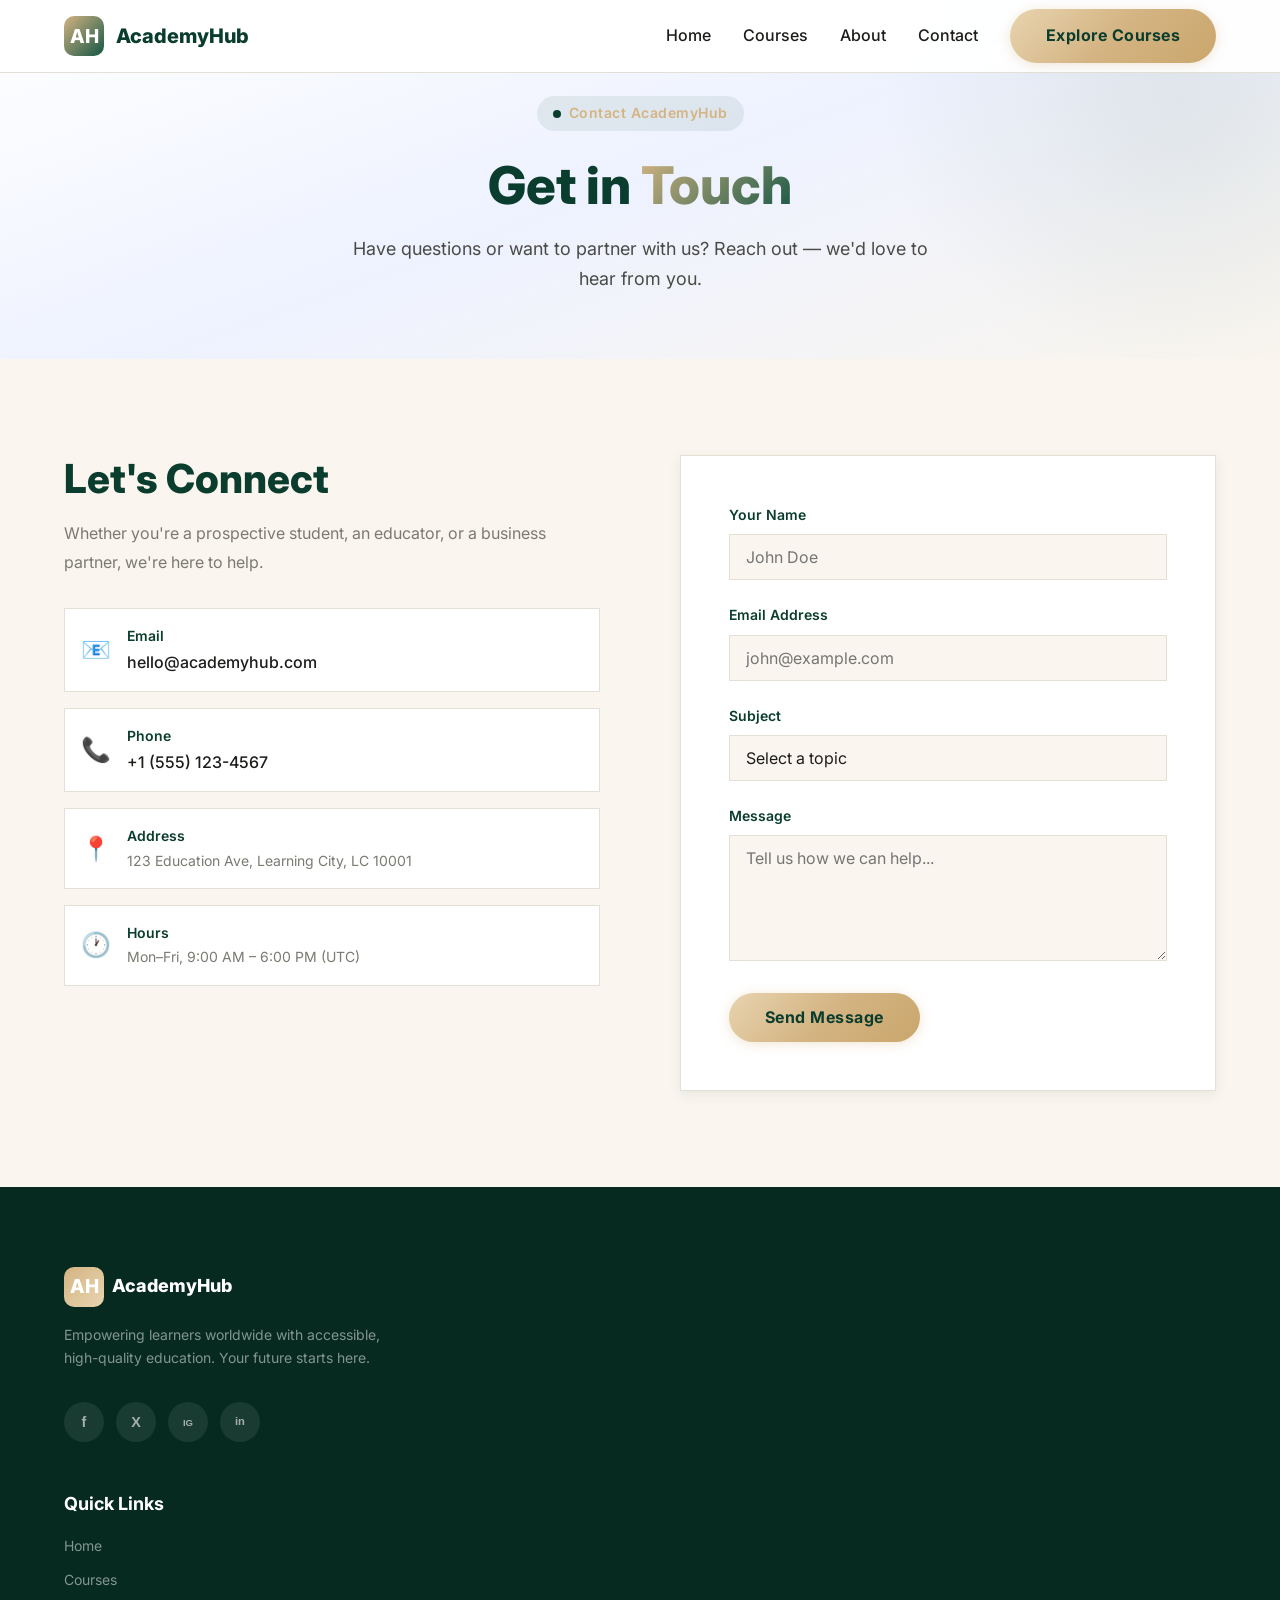
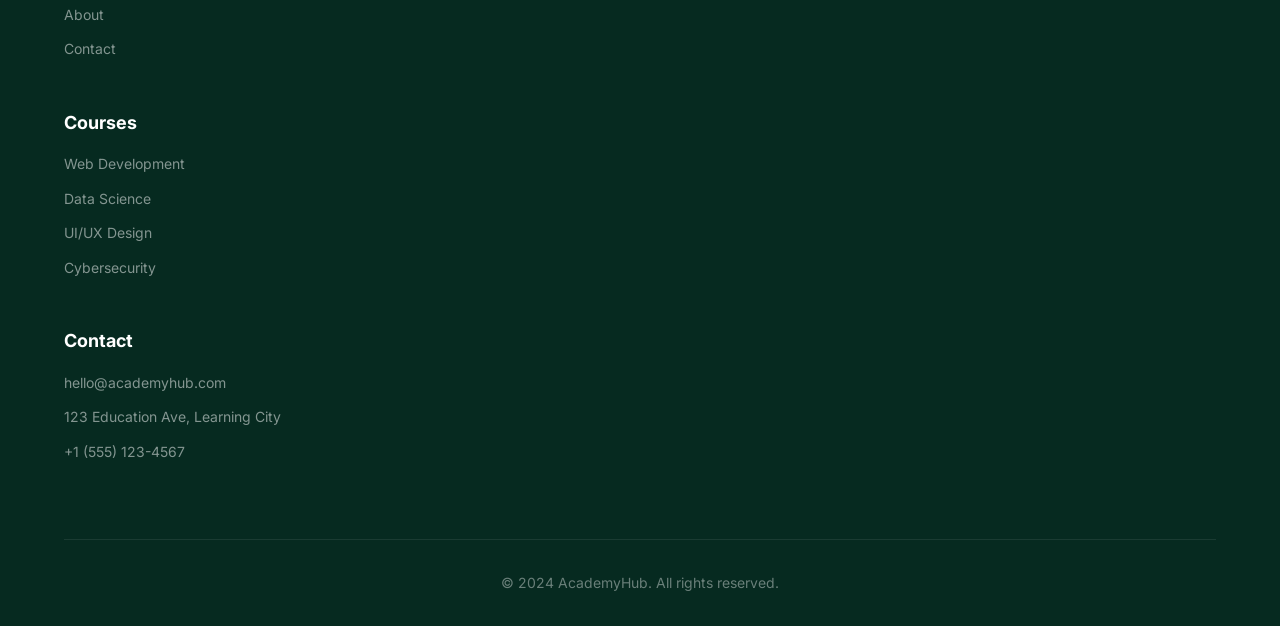
<file: contact.html>
<!DOCTYPE html>
<html lang="en">
<head>
  <meta charset="UTF-8">
  <meta name="viewport" content="width=device-width, initial-scale=1.0">
  <meta name="description" content="Academy Hub — Contact Us. Get in touch with our team.">
  <meta name="theme-color" content="#0B3D2E">
  <title>Academy Hub — Contact Us</title>
  <link rel="preconnect" href="https://fonts.googleapis.com">
  <link rel="preconnect" href="https://fonts.gstatic.com" crossorigin>
  <link href="https://fonts.googleapis.com/css2?family=Inter:wght@400;600;700;800;900&family=Poppins:wght@500;600;700;800&display=swap" rel="stylesheet">
  <link rel="stylesheet" href="css/style.css">
</head>
<body>

<!-- HEADER -->
<header class="header" id="header" role="banner">
  <div class="container header__inner">
    <a href="index.html" class="header__logo" aria-label="Academy Hub Home"><div class="header__logo-icon" aria-hidden="true">AH</div><span>AcademyHub</span></a>
    <nav class="header__nav" aria-label="Main navigation">
      <div class="header__nav-links">
        <a href="index.html">Home</a><a href="courses.html">Courses</a><a href="about.html">About</a><a href="contact.html" class="active">Contact</a>
      </div>
      <div class="header__actions"><a href="courses.html" class="btn btn--primary">Explore Courses</a></div>
    </nav>
    <button class="header__hamburger" aria-label="Toggle navigation menu" aria-expanded="false"><span></span><span></span><span></span></button>
  </div>
  <div class="header__mobile-menu" id="mobile-menu" aria-label="Mobile navigation">
    <a href="index.html">Home</a><a href="courses.html">Courses</a><a href="about.html">About</a><a href="contact.html" class="active">Contact</a>
    <a href="courses.html" class="btn btn--primary">Explore Courses</a>
  </div>
</header>

<!-- HERO -->
<section class="page-hero" id="home">
  <div class="container page-hero__inner">
    <span class="page-hero__badge" aria-hidden="true"><span class="hero__badge-dot"></span>Contact AcademyHub</span>
    <h1 class="page-hero__title">Get in <span>Touch</span></h1>
    <p class="page-hero__description">Have questions or want to partner with us? Reach out — we'd love to hear from you.</p>
  </div>
</section>

<!-- CONTACT FORM & INFO -->
<section class="contact" id="contact" aria-label="Contact us">
  <div class="container">
    <div class="contact__inner">
      <div class="contact__info reveal">
        <h2 class="section-header__title">Let's Connect</h2>
        <p class="contact__description">Whether you're a prospective student, an educator, or a business partner, we're here to help.</p>
        <div class="contact__details">
          <div class="contact__detail-item reveal">
            <div class="contact__detail-icon" aria-hidden="true">📧</div>
            <div>
              <h4 class="contact__detail-title">Email</h4>
              <a href="mailto:hello@academyhub.com" class="contact__detail-link">hello@academyhub.com</a>
            </div>
          </div>
          <div class="contact__detail-item reveal reveal-delay-1">
            <div class="contact__detail-icon" aria-hidden="true">📞</div>
            <div>
              <h4 class="contact__detail-title">Phone</h4>
              <a href="tel:+15551234567" class="contact__detail-link">+1 (555) 123-4567</a>
            </div>
          </div>
          <div class="contact__detail-item reveal reveal-delay-2">
            <div class="contact__detail-icon" aria-hidden="true">📍</div>
            <div>
              <h4 class="contact__detail-title">Address</h4>
              <p class="contact__detail-text">123 Education Ave, Learning City, LC 10001</p>
            </div>
          </div>
          <div class="contact__detail-item reveal reveal-delay-3">
            <div class="contact__detail-icon" aria-hidden="true">🕐</div>
            <div>
              <h4 class="contact__detail-title">Hours</h4>
              <p class="contact__detail-text">Mon–Fri, 9:00 AM – 6:00 PM (UTC)</p>
            </div>
          </div>
        </div>
      </div>
      <div class="contact__form-wrapper reveal reveal-delay-1">
        <form class="contact__form" id="contactForm" aria-label="Contact form">
          <div class="contact__form-group">
            <label for="contactName" class="contact__label">Your Name</label>
            <input type="text" id="contactName" name="name" class="contact__input" placeholder="John Doe" required>
          </div>
          <div class="contact__form-group">
            <label for="contactEmail" class="contact__label">Email Address</label>
            <input type="email" id="contactEmail" name="email" class="contact__input" placeholder="john@example.com" required>
          </div>
          <div class="contact__form-group">
            <label for="contactSubject" class="contact__label">Subject</label>
            <select id="contactSubject" name="subject" class="contact__input contact__select">
              <option value="">Select a topic</option>
              <option value="general">General Inquiry</option>
              <option value="courses">Course Information</option>
              <option value="partnership">Partnership</option>
              <option value="support">Technical Support</option>
            </select>
          </div>
          <div class="contact__form-group">
            <label for="contactMessage" class="contact__label">Message</label>
            <textarea id="contactMessage" name="message" class="contact__input contact__textarea" rows="5" placeholder="Tell us how we can help..." required></textarea>
          </div>
          <button type="submit" class="btn btn--primary">Send Message</button>
          <p class="contact__form-success" id="formSuccess" aria-live="polite" style="display:none;">Thank you! Your message has been sent. We'll get back to you soon.</p>
        </form>
      </div>
    </div>
  </div>
</section>

<!-- FOOTER -->
<footer class="footer" role="contentinfo">
  <div class="container">
    <div class="footer__grid">
      <div class="footer__brand">
        <div class="footer__logo"><div class="footer__logo-icon" aria-hidden="true">AH</div><span>AcademyHub</span></div>
        <p class="footer__description">Empowering learners worldwide with accessible, high-quality education. Your future starts here.</p>
        <div class="footer__social">
          <a href="#" class="footer__social-link" aria-label="Facebook"></a><a href="#" class="footer__social-link" aria-label="Twitter"></a><a href="#" class="footer__social-link" aria-label="Instagram"></a><a href="#" class="footer__social-link" aria-label="LinkedIn"></a>
        </div>
      </div>
      <div>
        <h4 class="footer__heading">Quick Links</h4>
        <nav class="footer__links" aria-label="Footer quick links">
          <a href="index.html">Home</a><a href="courses.html">Courses</a><a href="about.html">About</a><a href="contact.html">Contact</a>
        </nav>
      </div>
      <div>
        <h4 class="footer__heading">Courses</h4>
        <nav class="footer__links" aria-label="Footer course links">
          <a href="#">Web Development</a><a href="#">Data Science</a><a href="#">UI/UX Design</a><a href="#">Cybersecurity</a>
        </nav>
      </div>
      <div>
        <h4 class="footer__heading">Contact</h4>
        <div class="footer__contact-item"><span>hello@academyhub.com</span></div>
        <div class="footer__contact-item"><span>123 Education Ave, Learning City</span></div>
        <div class="footer__contact-item"><span>+1 (555) 123-4567</span></div>
      </div>
    </div>
    <div class="footer__bottom">
      <p class="footer__copyright">&copy; 2024 AcademyHub. All rights reserved.</p>
    </div>
  </div>
</footer>
<script src="js/script.js" defer></script>
</body>
</html>
</file>
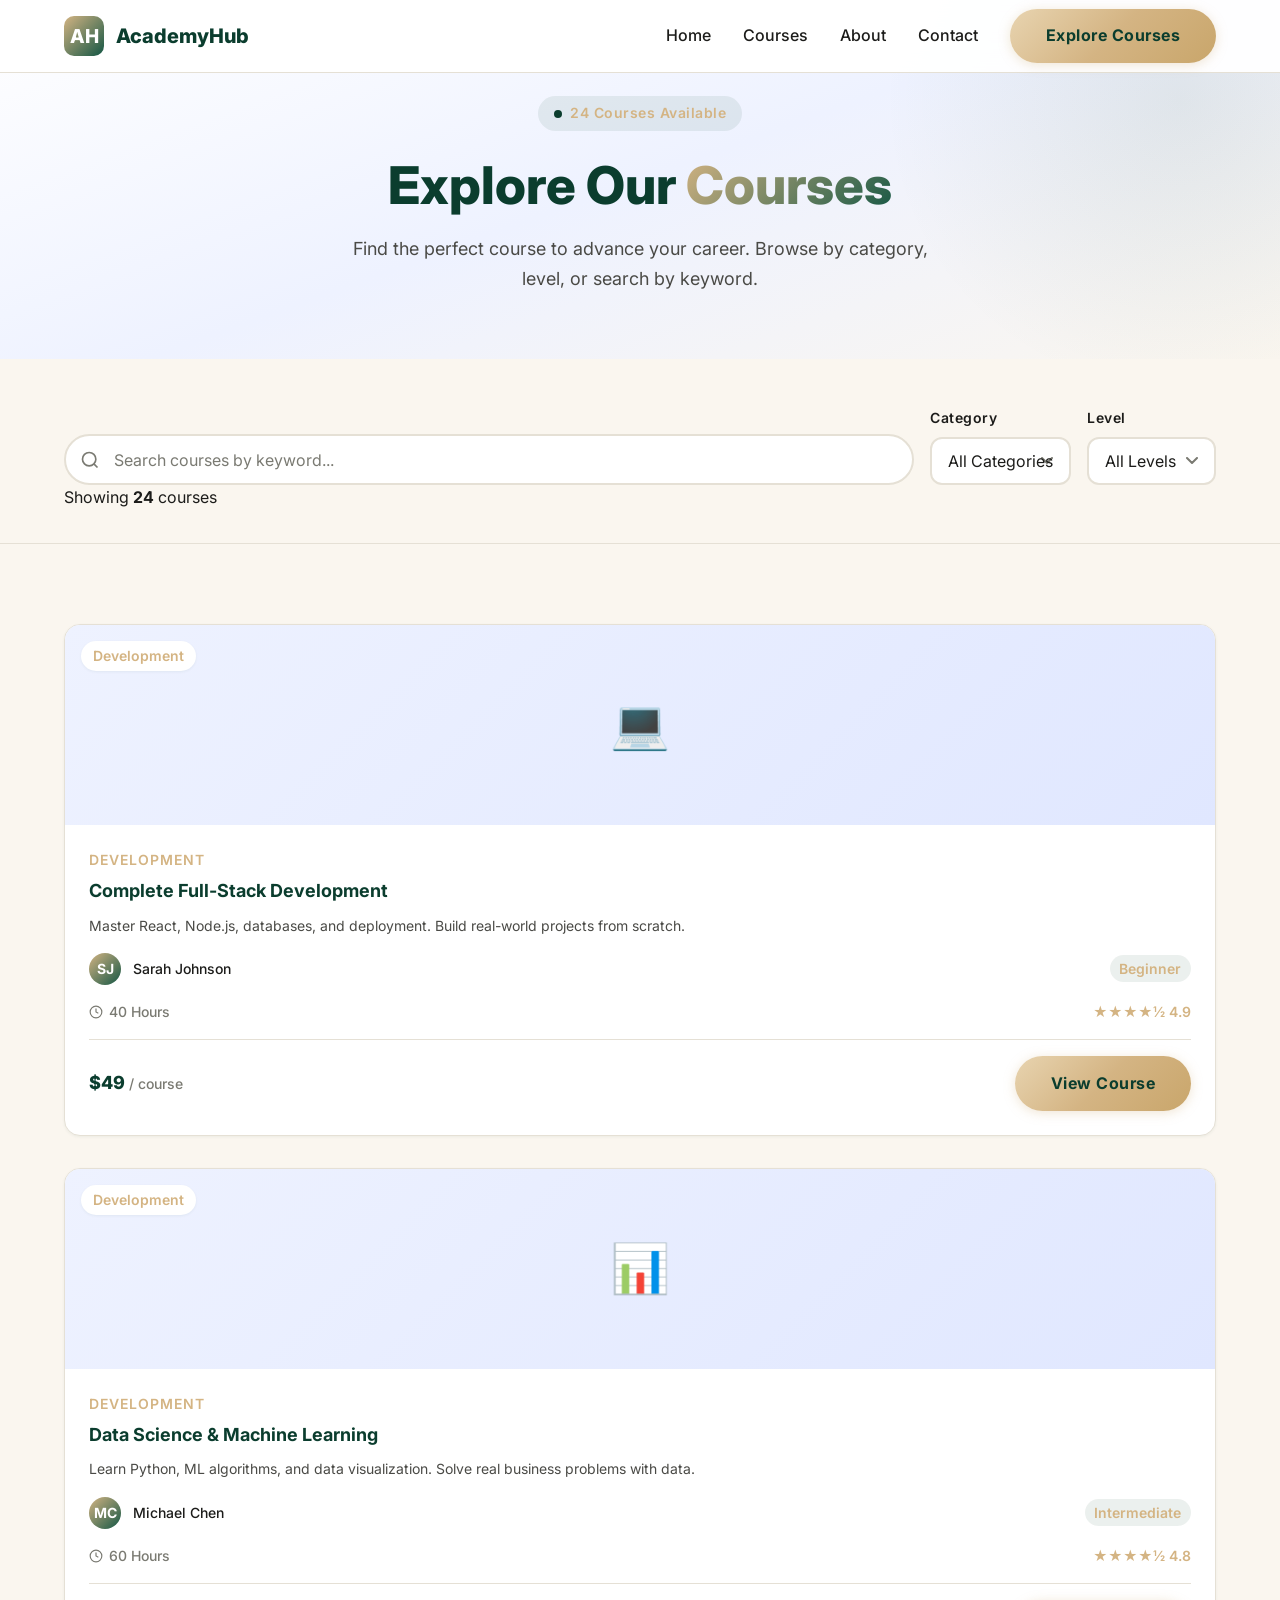
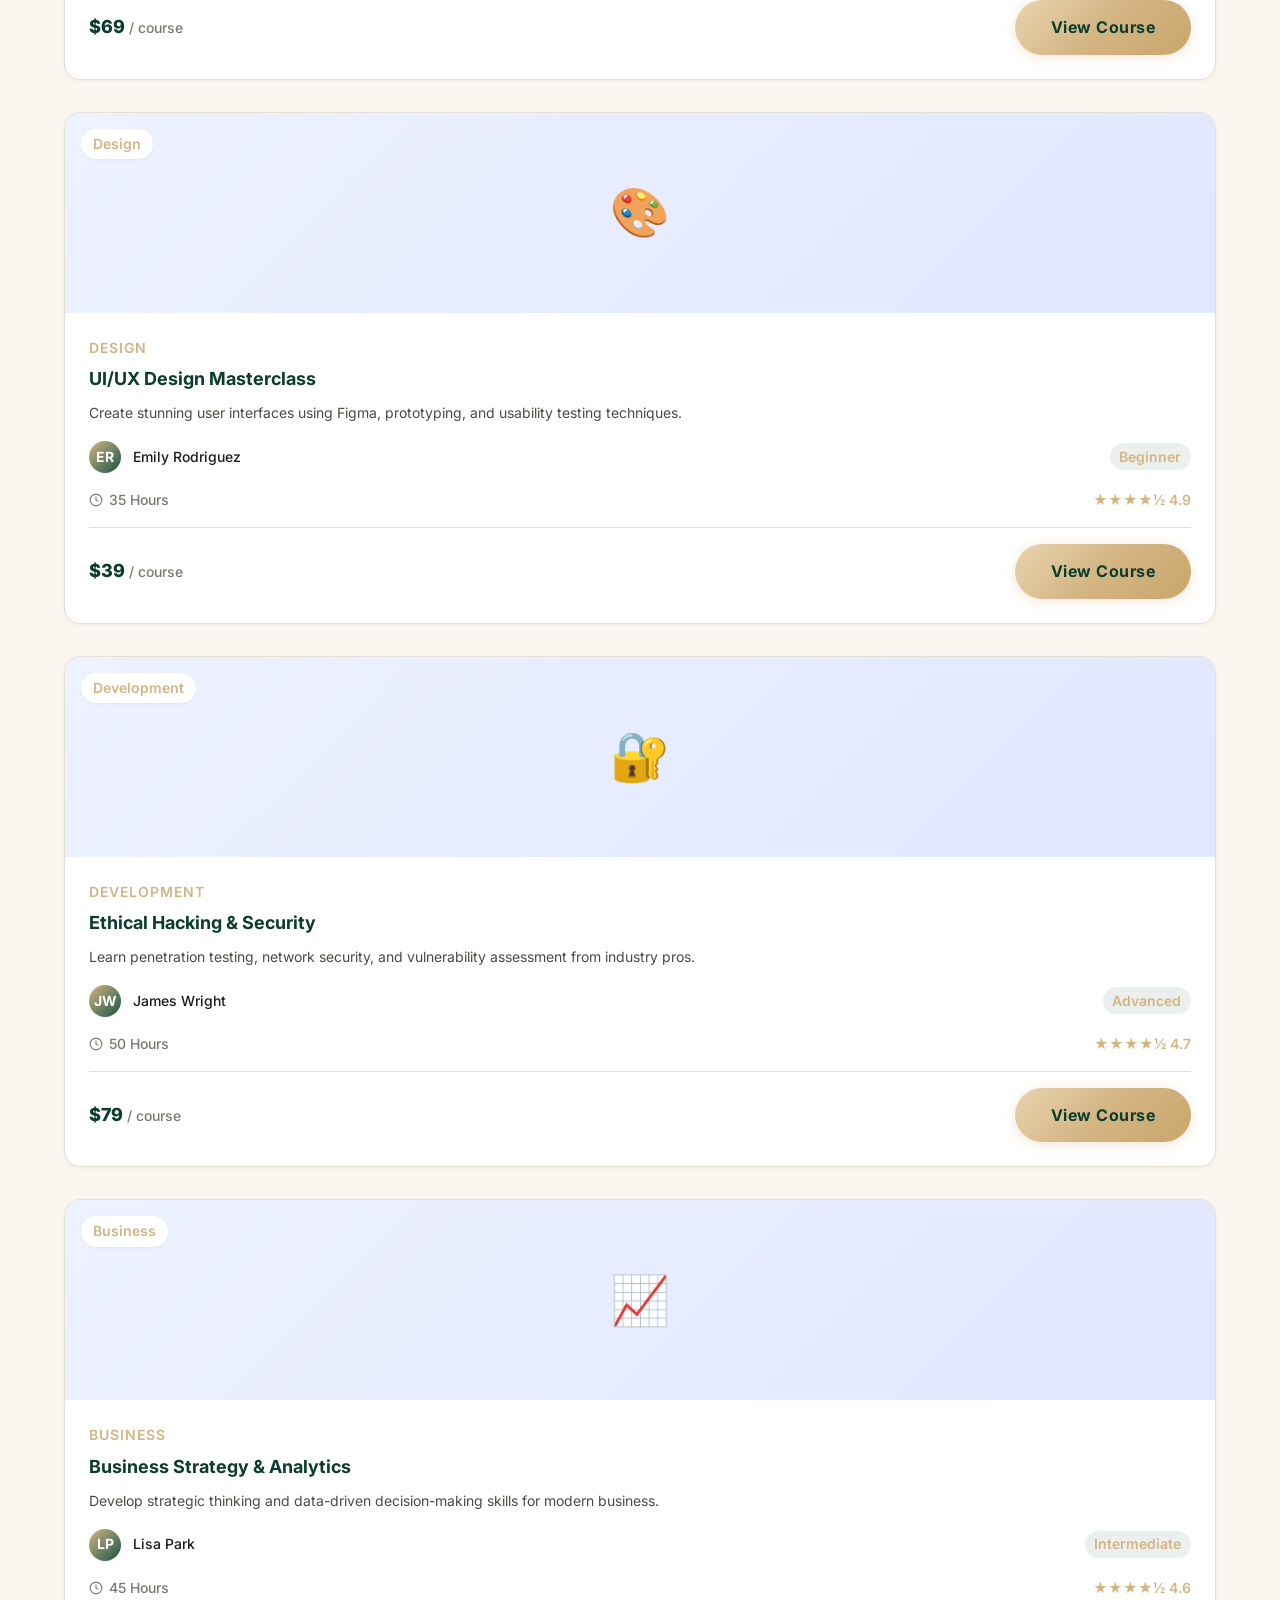
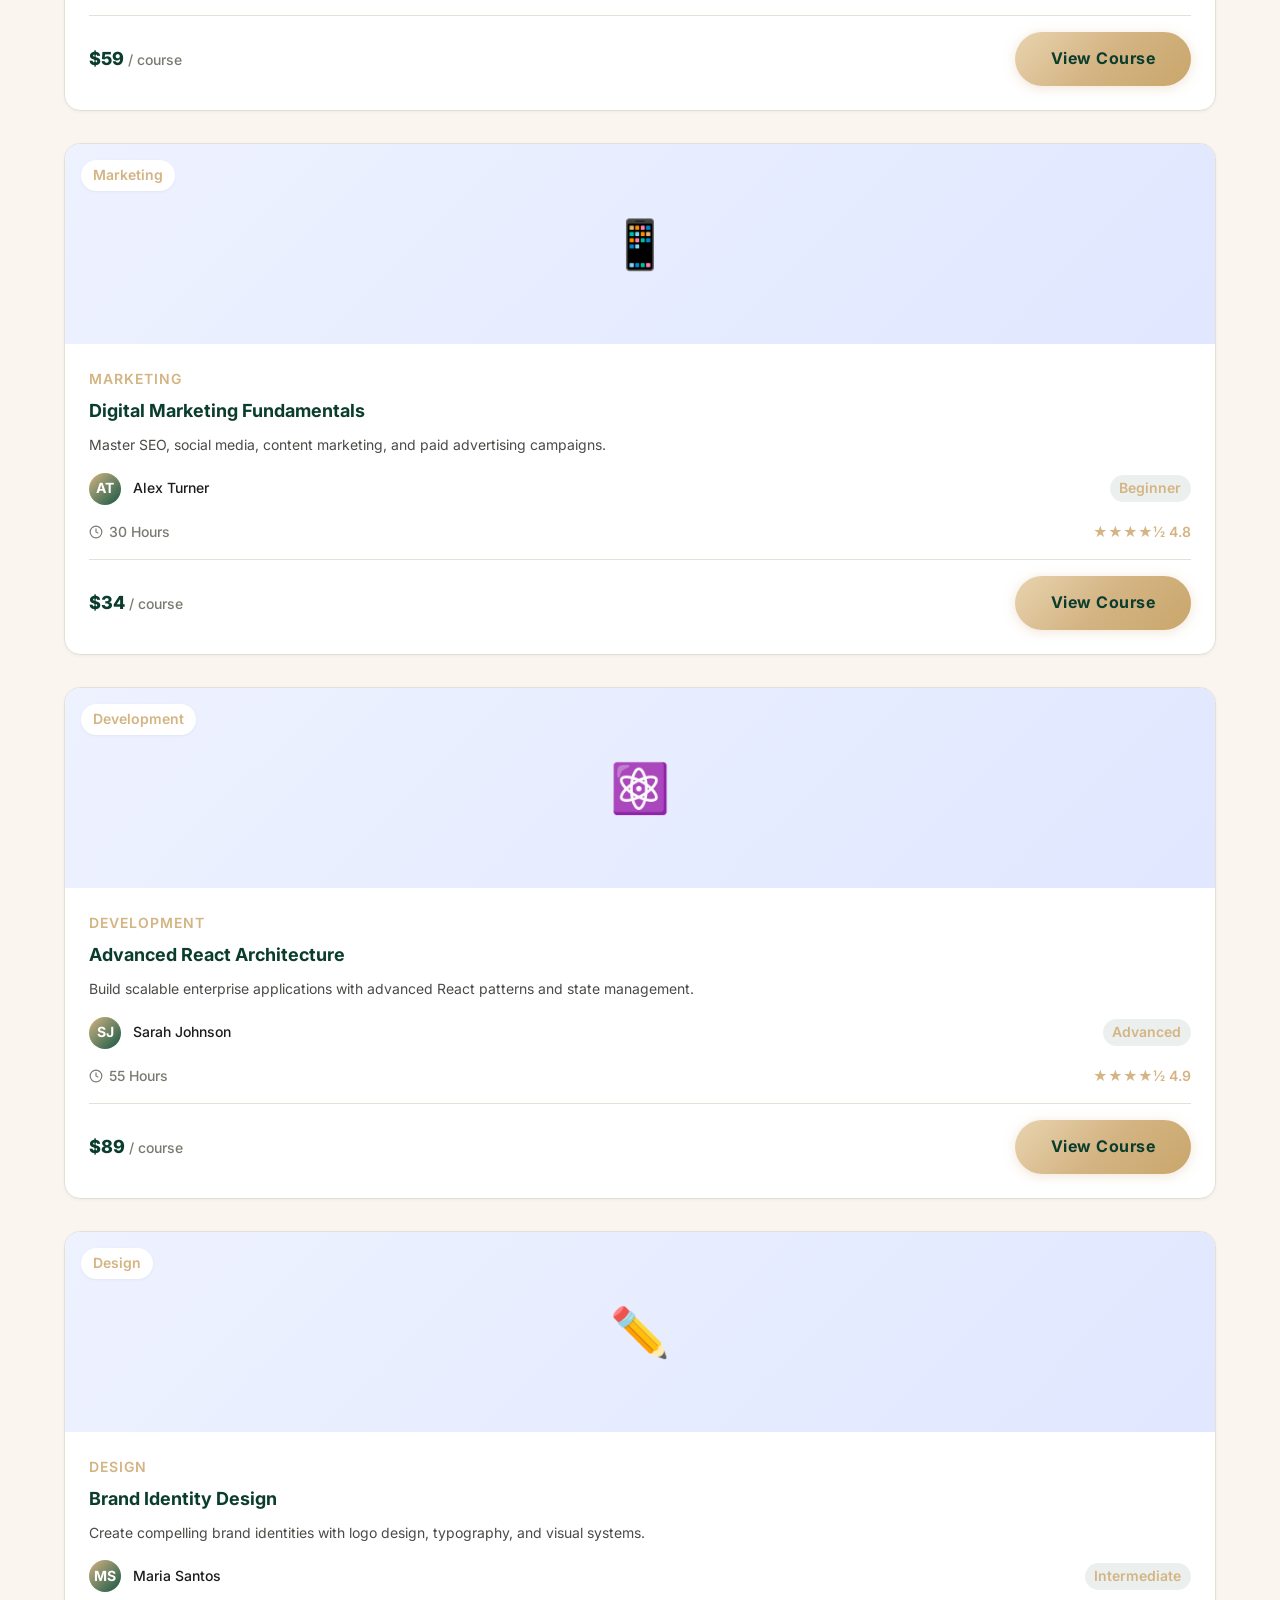
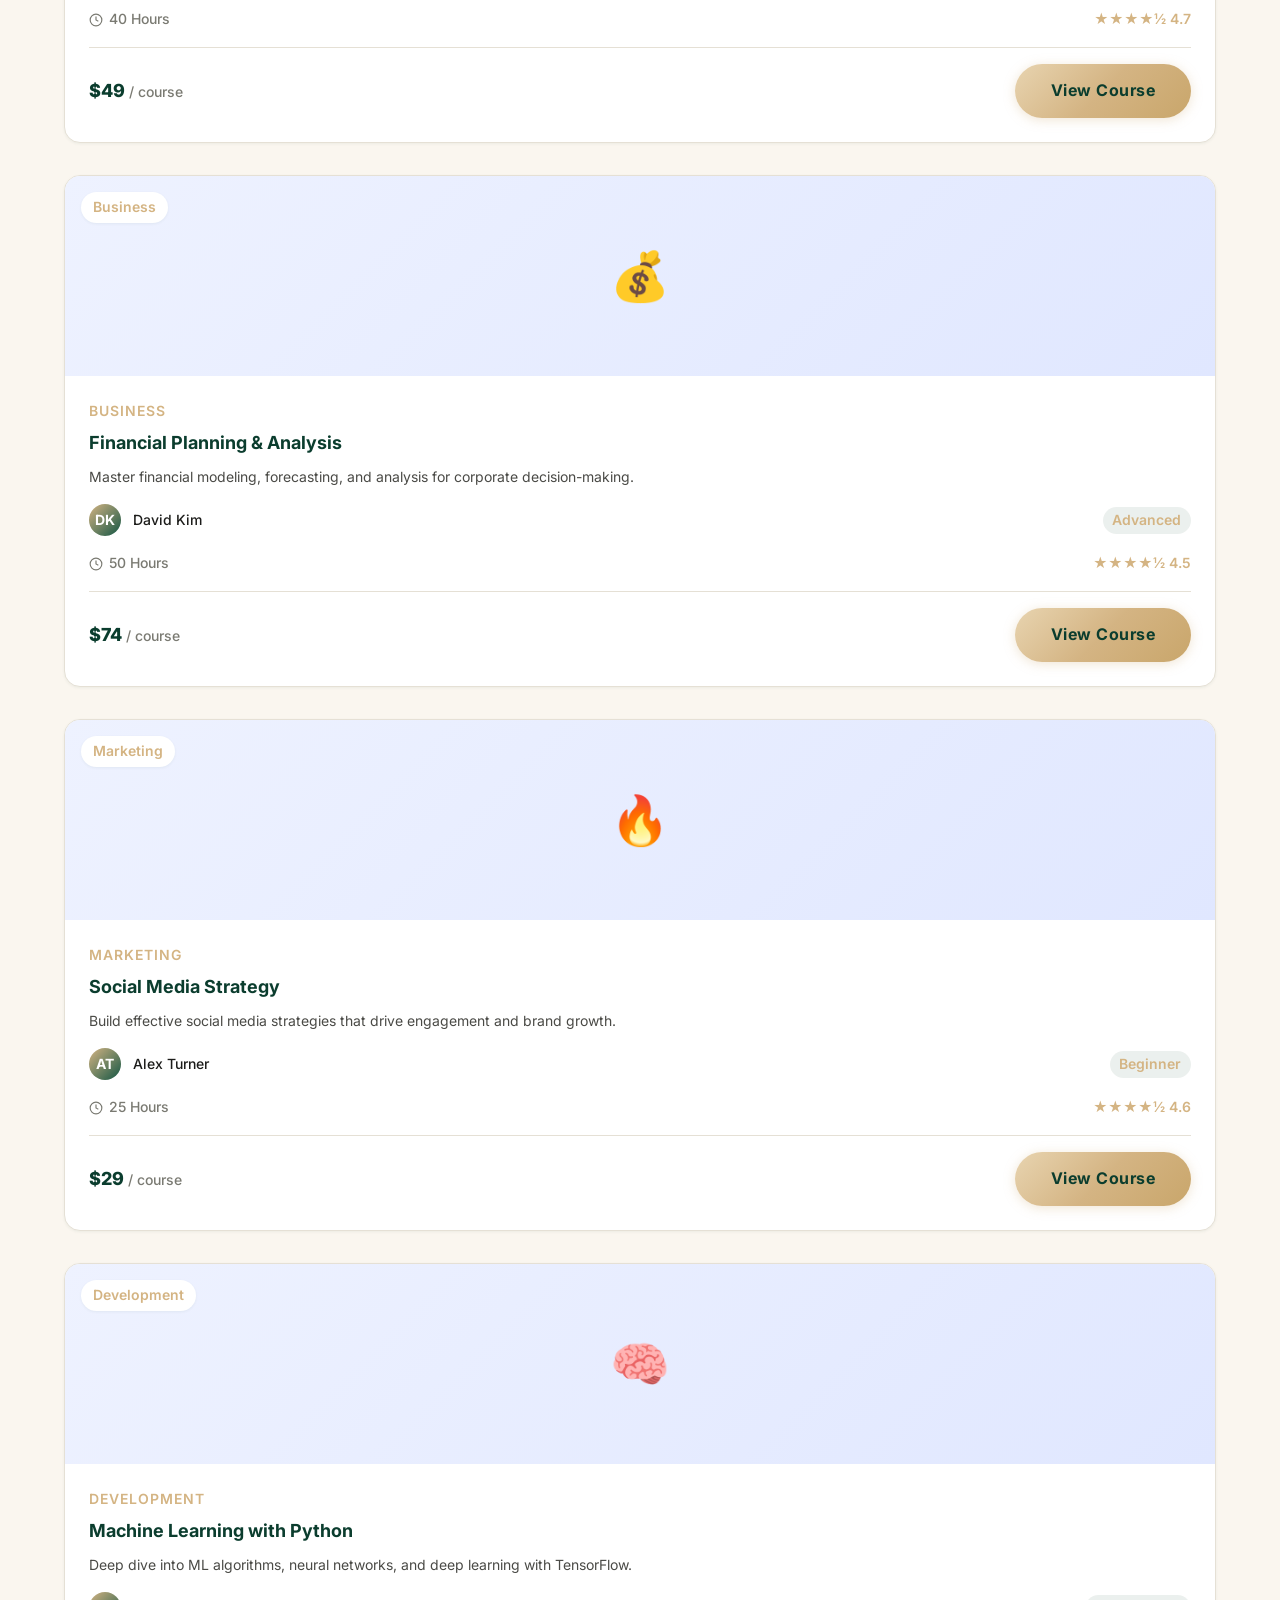
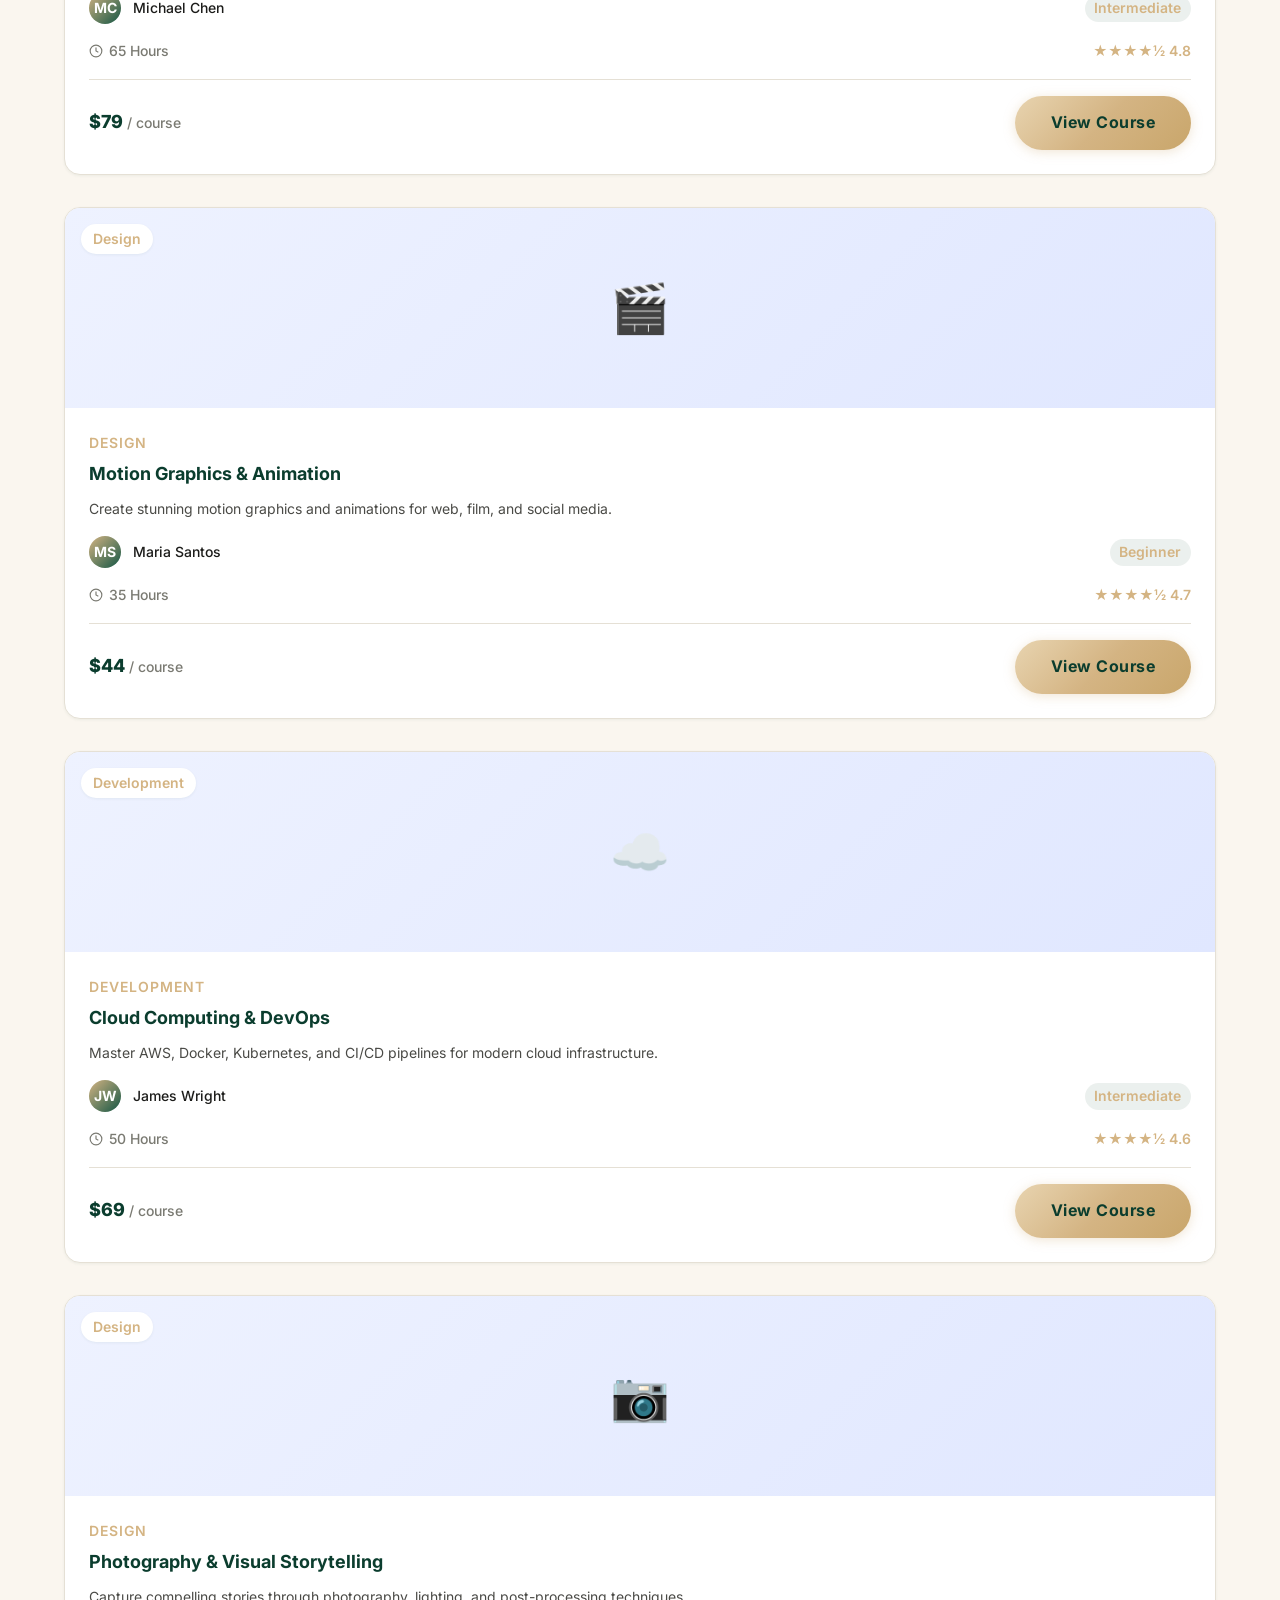
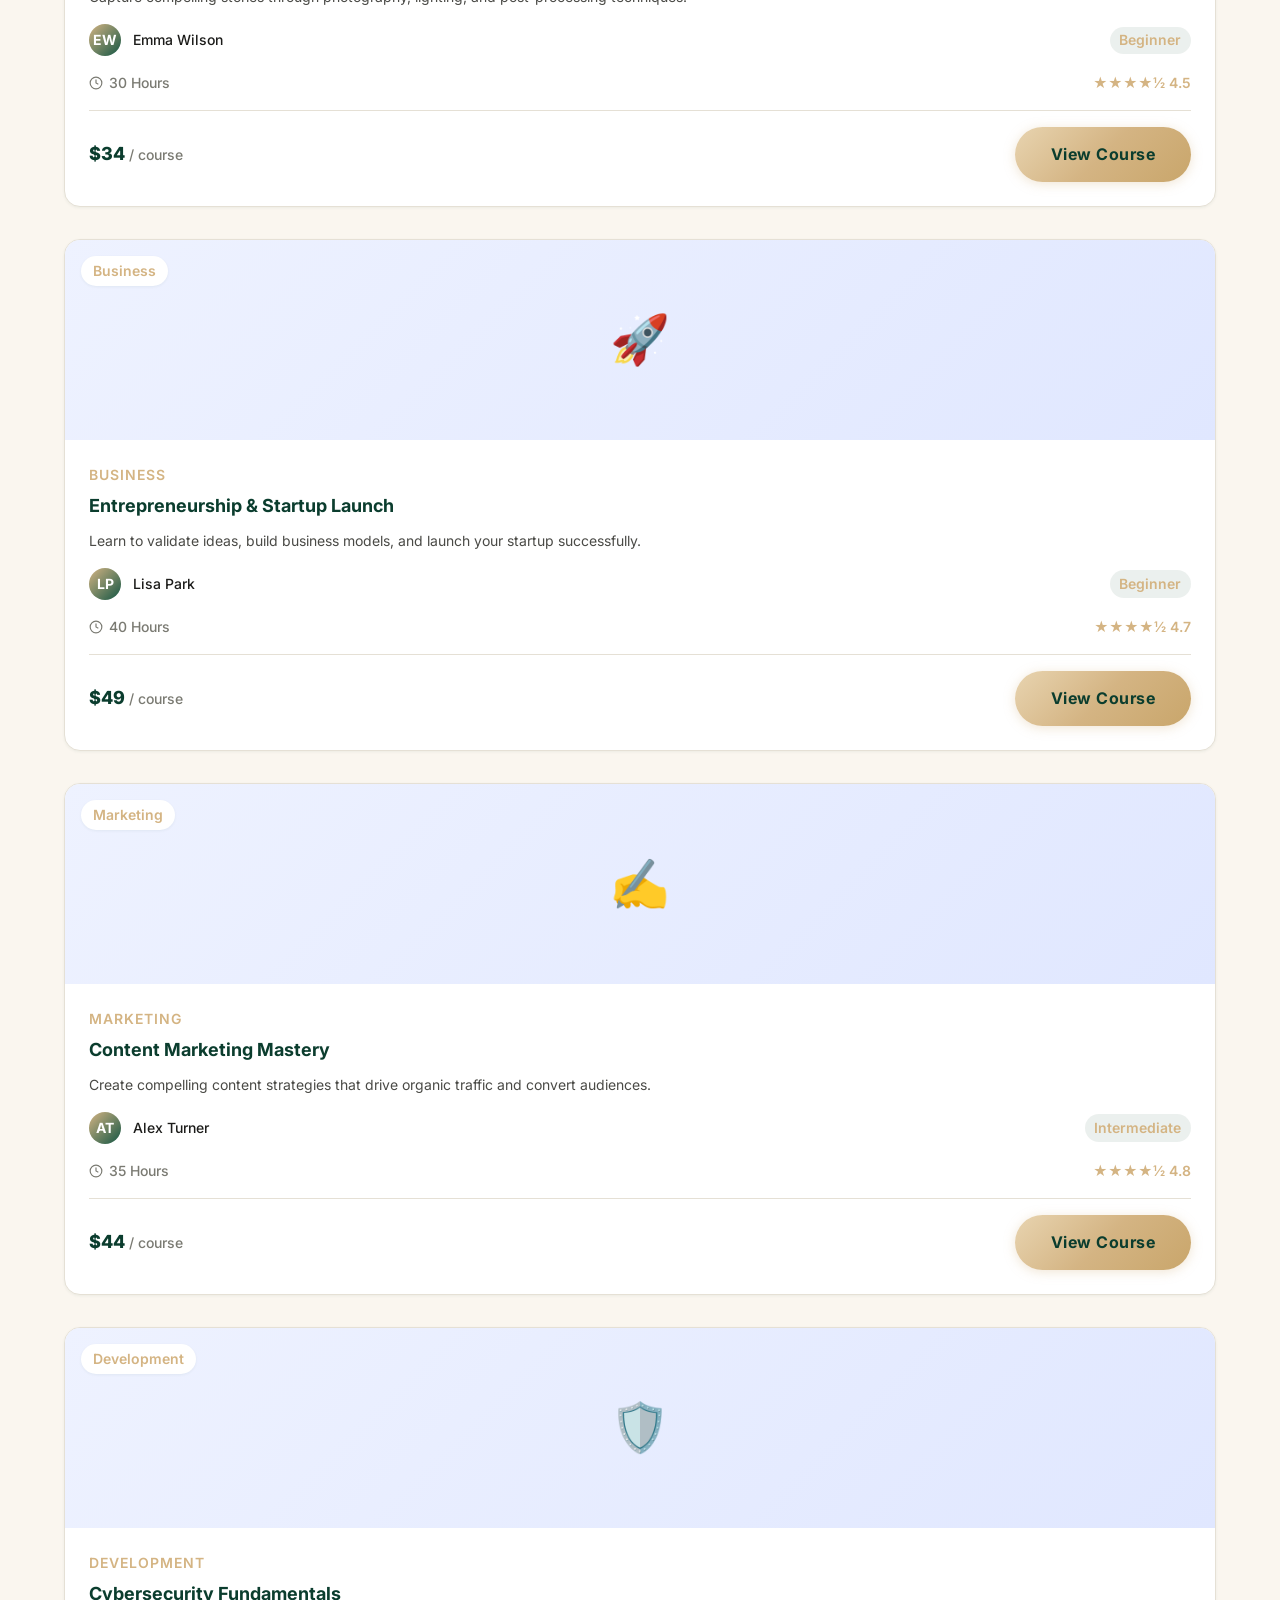
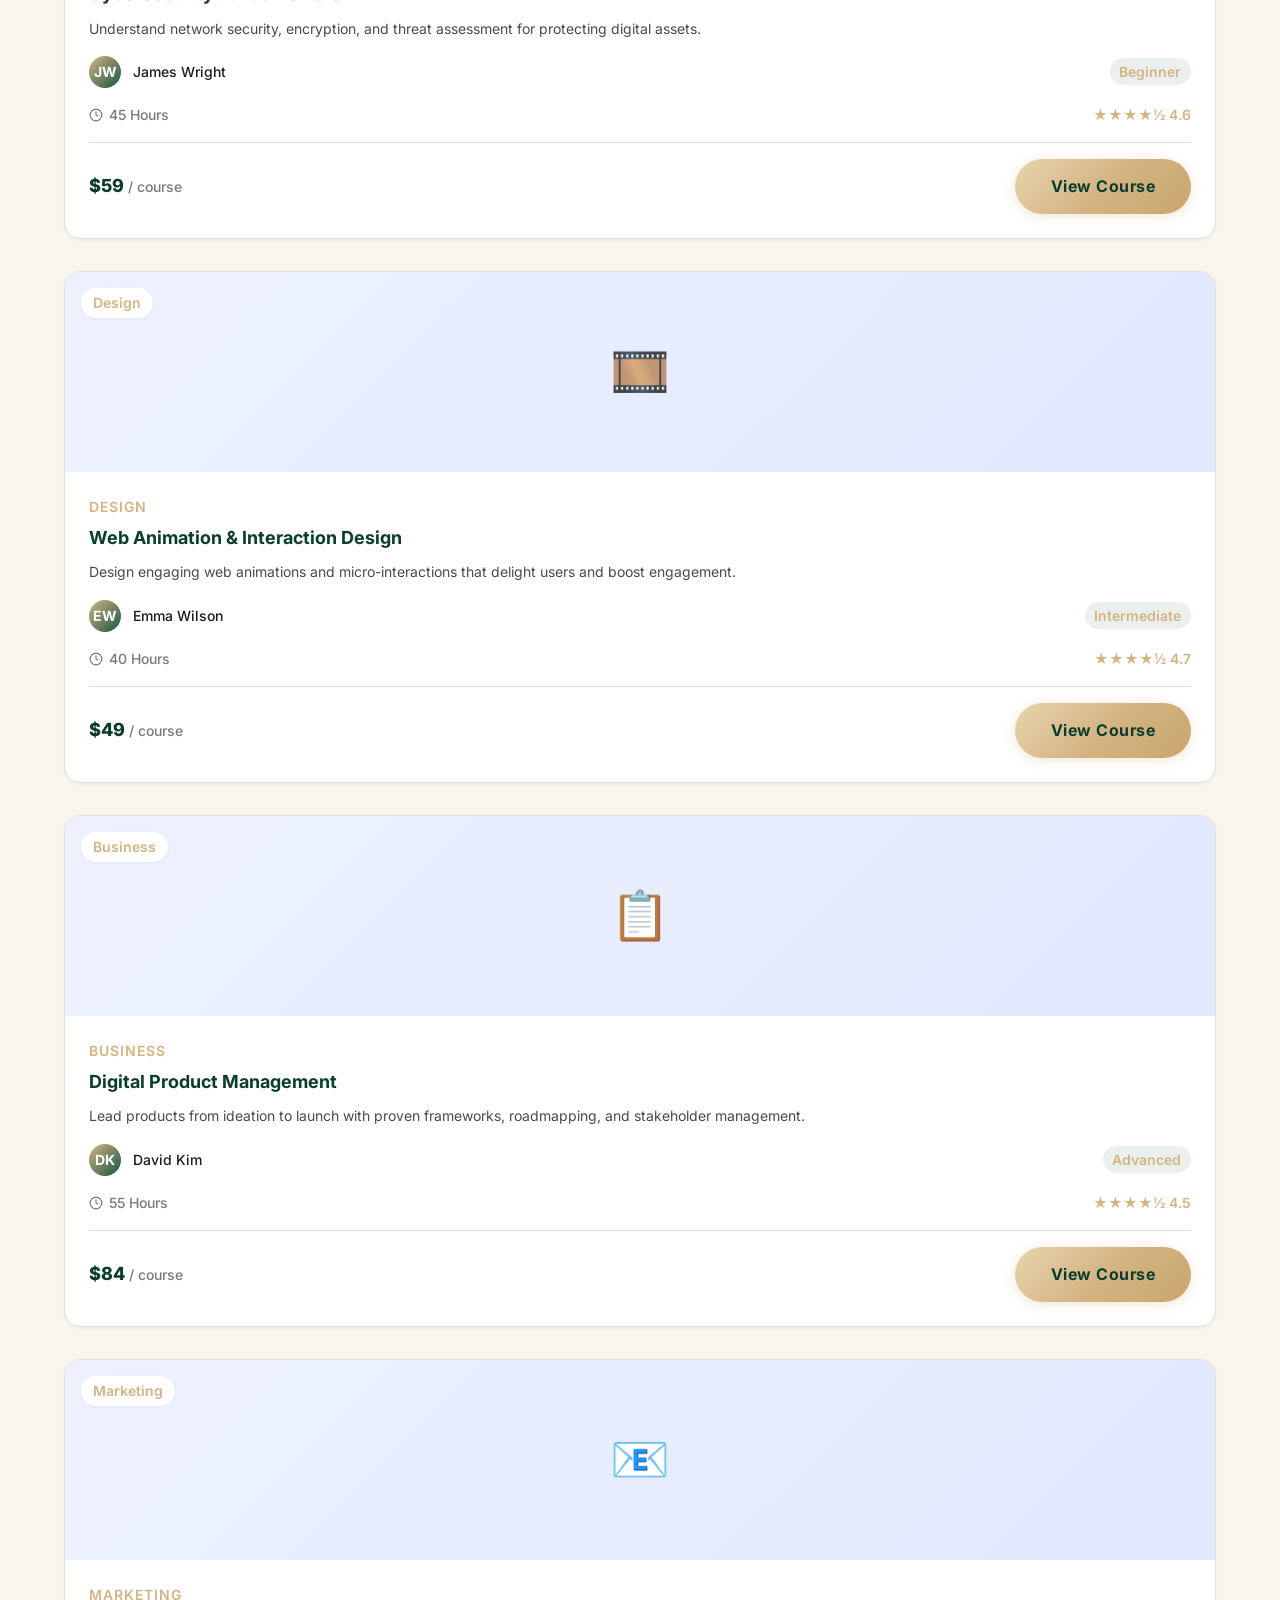
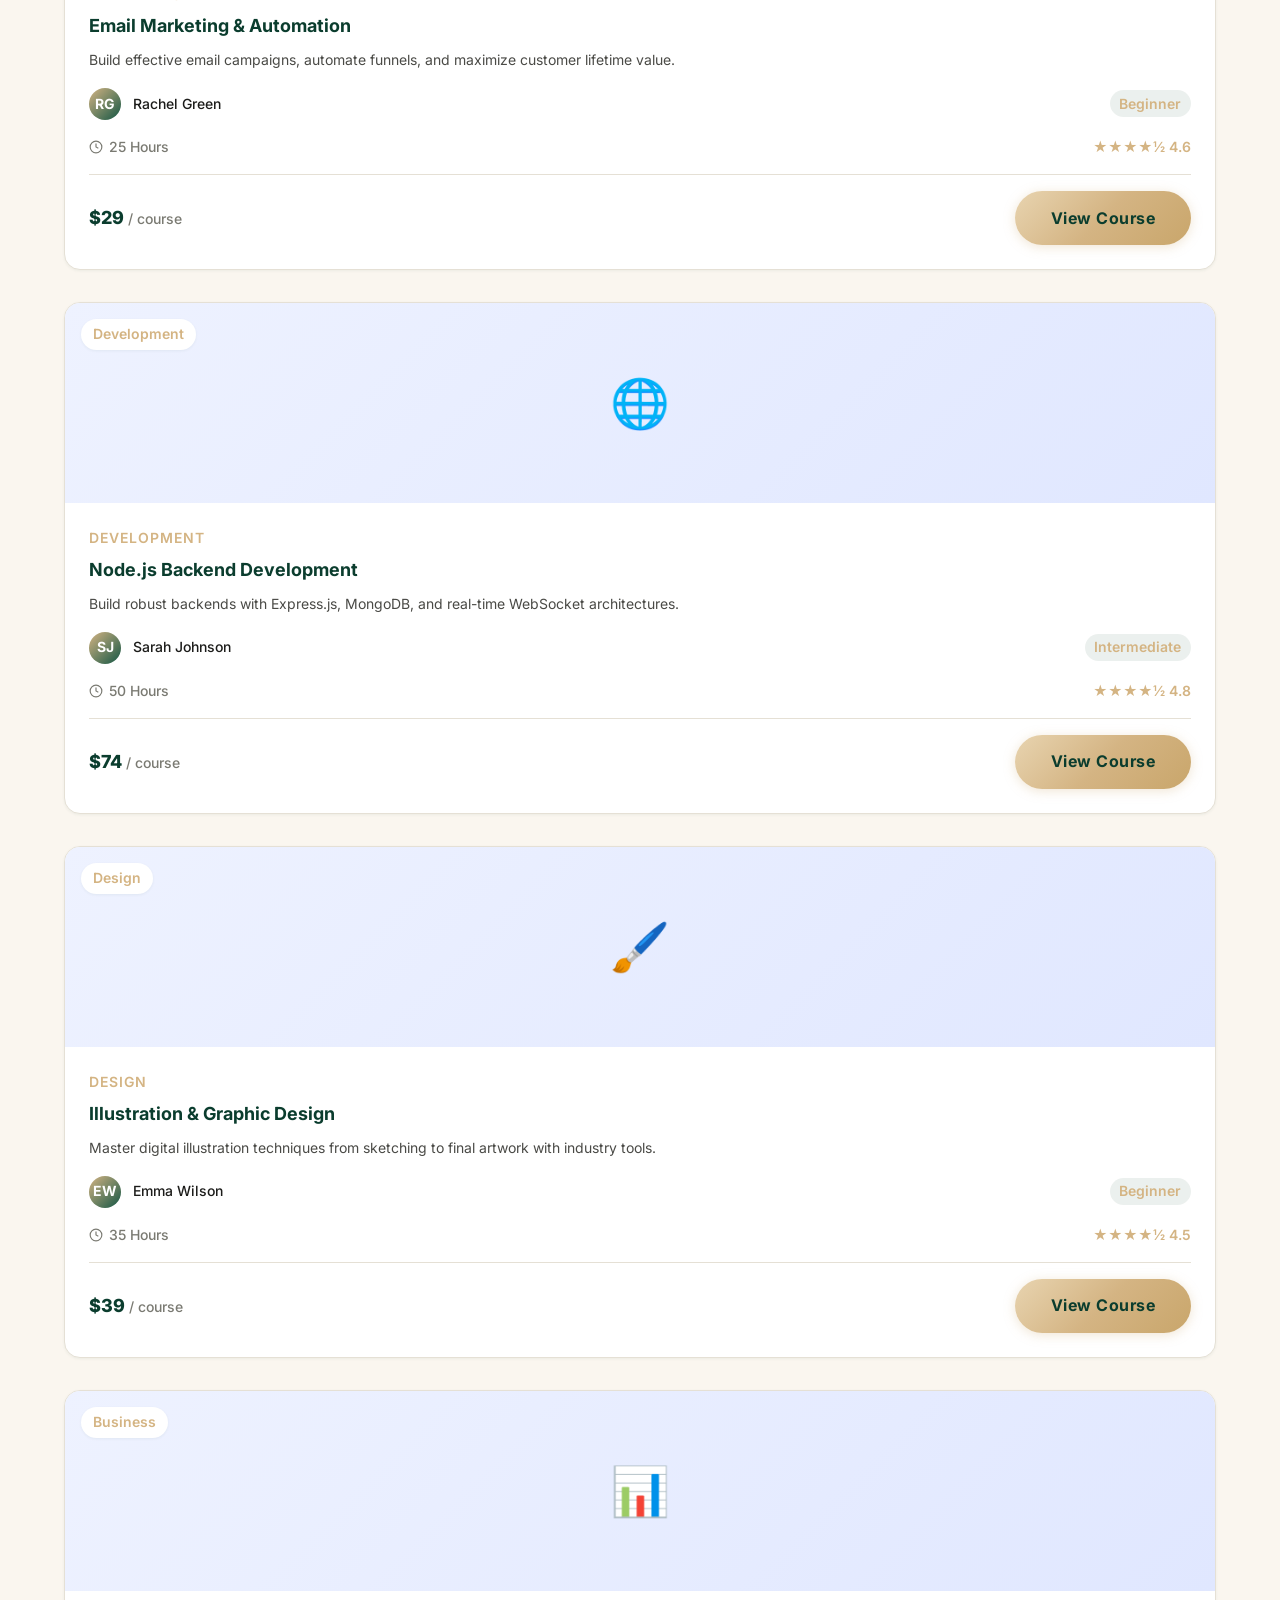
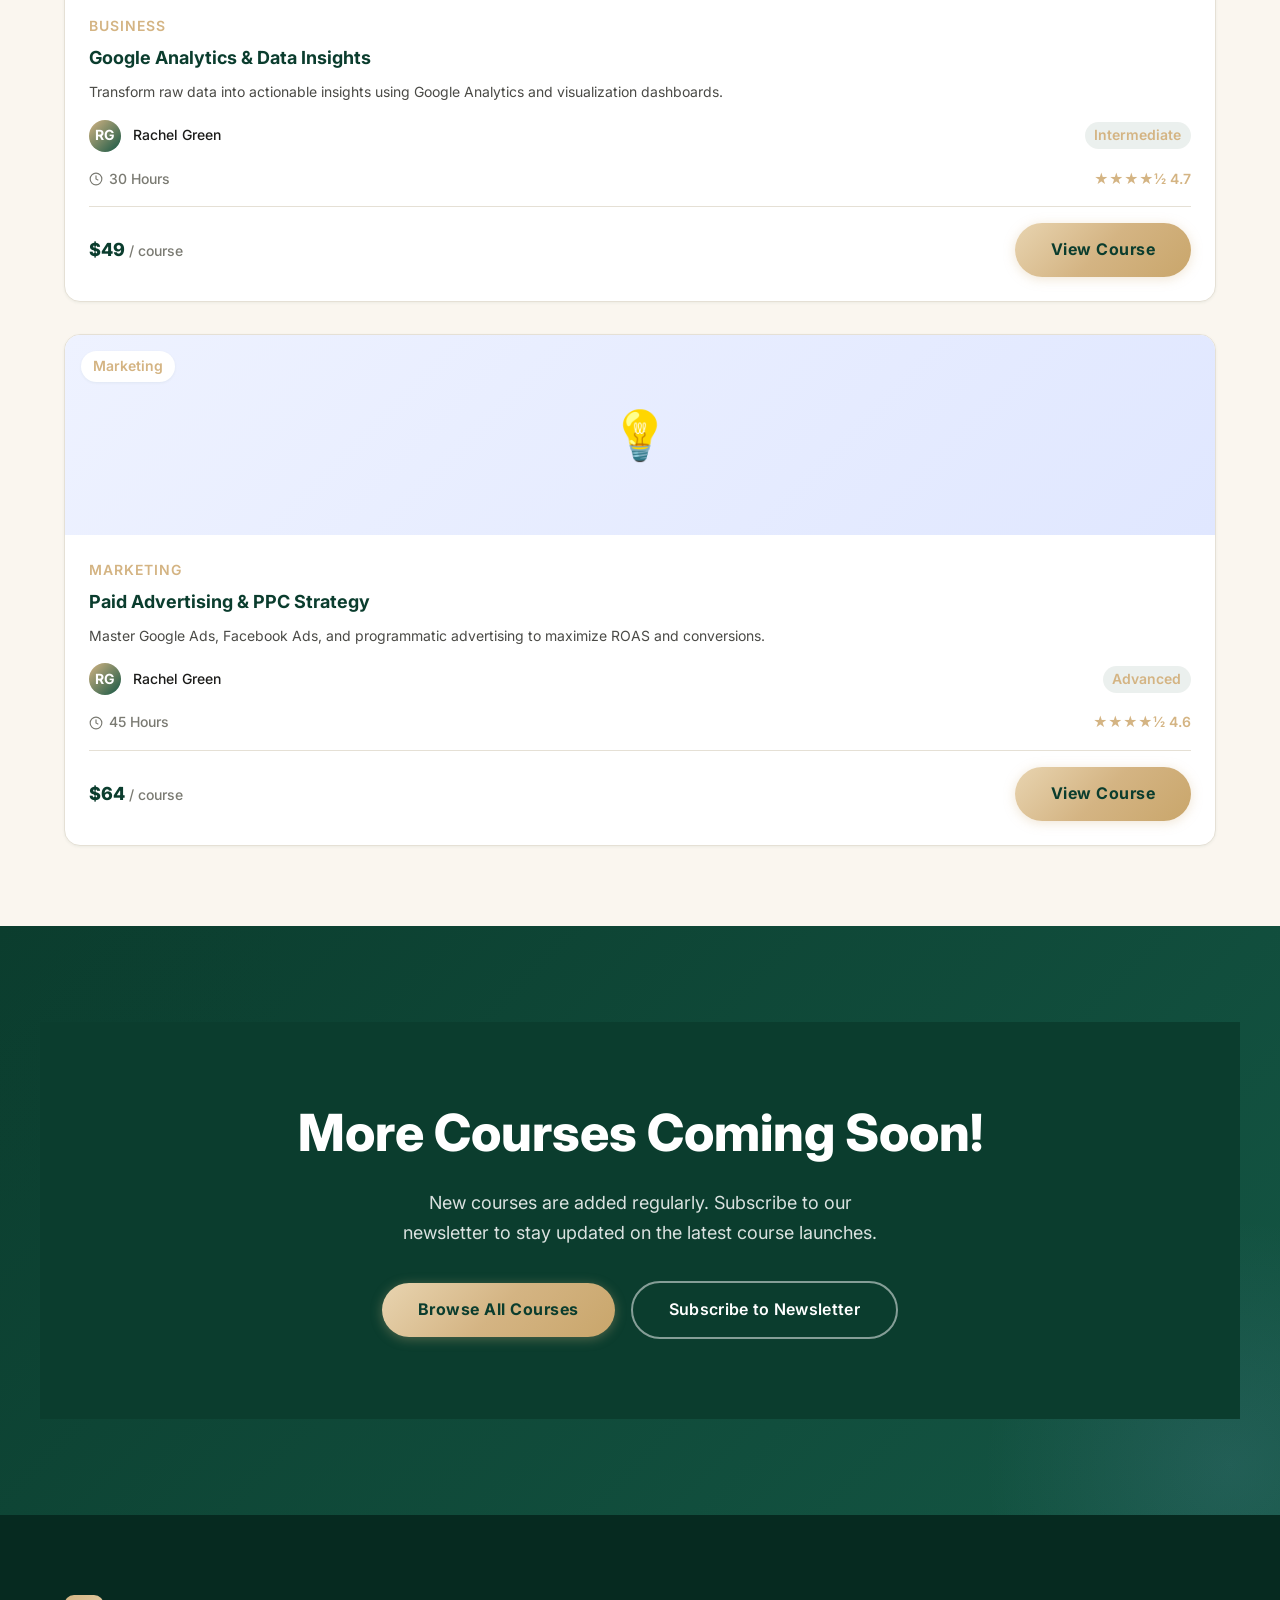
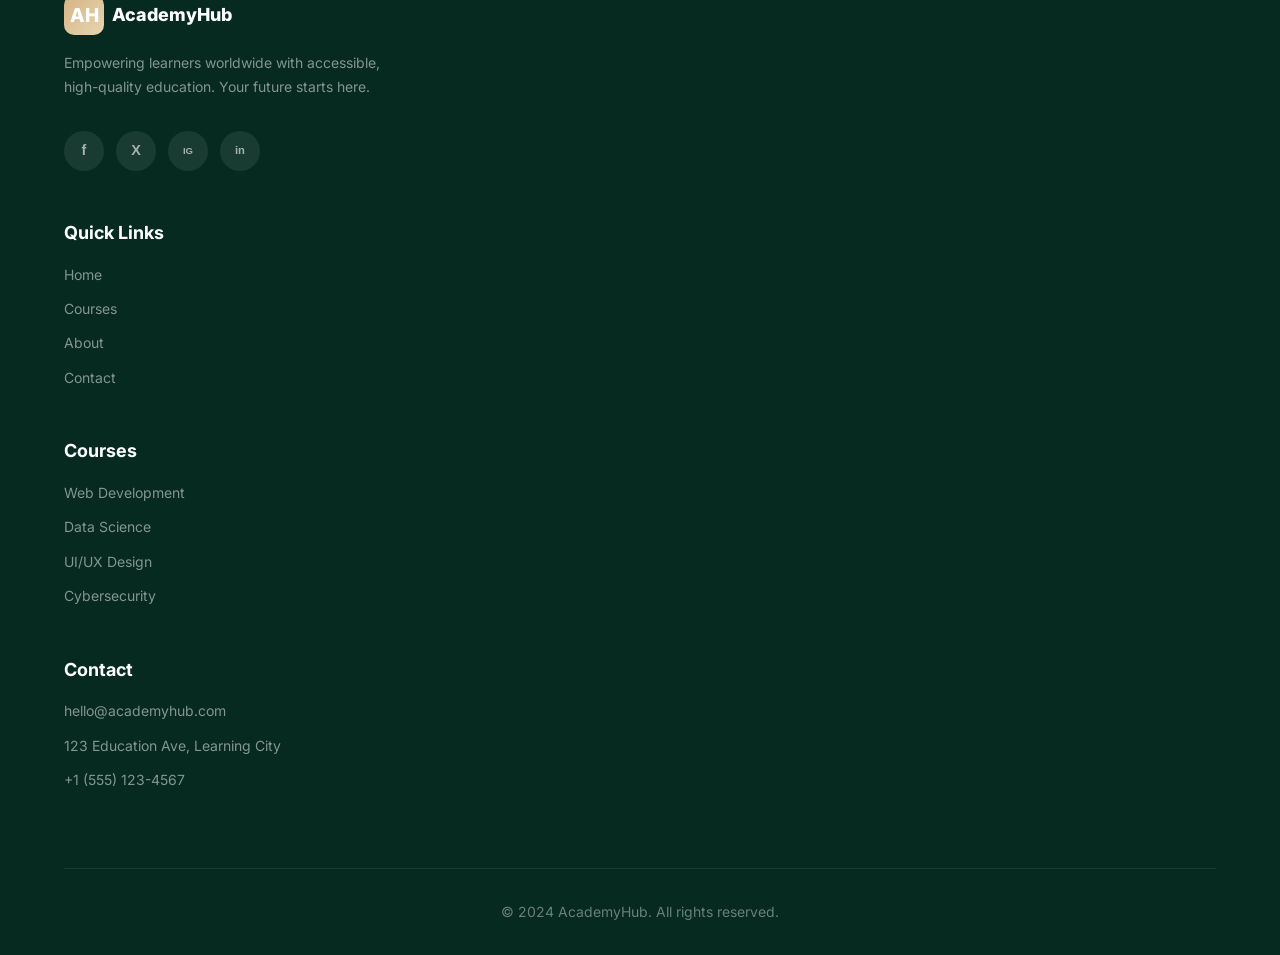
<file: courses.html>
<!DOCTYPE html>
<html lang="en">
<head>
  <meta charset="UTF-8">
  <meta name="viewport" content="width=device-width, initial-scale=1.0">
  <meta name="description" content="Academy Hub — Explore Our Courses. Find the perfect course for your career.">
  <meta name="theme-color" content="#0B3D2E">
  <title>Academy Hub — Explore Our Courses</title>
  <link rel="preconnect" href="https://fonts.googleapis.com">
  <link rel="preconnect" href="https://fonts.gstatic.com" crossorigin>
  <link href="https://fonts.googleapis.com/css2?family=Inter:wght@400;600;700;800;900&family=Poppins:wght@500;600;700;800&display=swap" rel="stylesheet">
  <link rel="stylesheet" href="css/style.css">
</head>
<body>

<!-- HEADER (Shared) -->
<header class="header" id="header" role="banner">
  <div class="container header__inner">
    <a href="index.html" class="header__logo" aria-label="Academy Hub Home">
      <div class="header__logo-icon" aria-hidden="true">AH</div><span>AcademyHub</span>
    </a>
    <nav class="header__nav" aria-label="Main navigation">
      <div class="header__nav-links">
        <a href="index.html">Home</a>
        <a href="courses.html" class="active">Courses</a>
        <a href="about.html">About</a>
        <a href="contact.html">Contact</a>
      </div>
      <div class="header__actions">
        <a href="courses.html" class="btn btn--primary">Explore Courses</a>
      </div>
    </nav>
    <button class="header__hamburger" aria-label="Toggle navigation menu" aria-expanded="false">
      <span></span><span></span><span></span>
    </button>
  </div>
  <div class="header__mobile-menu" id="mobile-menu" aria-label="Mobile navigation">
    <a href="index.html">Home</a>
    <a href="courses.html" class="active">Courses</a>
    <a href="about.html">About</a>
    <a href="contact.html">Contact</a>
    <a href="courses.html" class="btn btn--primary">Explore Courses</a>
  </div>
</header>

<!-- PAGE HERO -->
<section class="page-hero" id="home">
  <div class="container page-hero__inner">
    <span class="page-hero__badge" aria-hidden="true"><span class="hero__badge-dot"></span>24 Courses Available</span>
    <h1 class="page-hero__title">Explore Our <span>Courses</span></h1>
    <p class="page-hero__description">Find the perfect course to advance your career. Browse by category, level, or search by keyword.</p>
  </div>
</section>

<!-- SEARCH & FILTERS -->
<section class="filters" id="courses" aria-label="Course filters">
  <div class="container">
    <div class="filters__inner">
      <div class="filters__search">
        <svg class="filters__search-icon" aria-hidden="true" width="20" height="20" fill="none" stroke="currentColor" stroke-width="2" viewBox="0 0 24 24"><circle cx="11" cy="11" r="8"/><path d="M21 21l-4.35-4.35"/></svg>
        <input type="text" id="search-input" class="filters__input" placeholder="Search courses by keyword..." aria-label="Search courses">
      </div>
      <div class="filters__groups">
        <div class="filters__group">
          <label for="category-filter" class="filters__label">Category</label>
          <select id="category-filter" class="filters__select">
            <option value="all">All Categories</option>
            <option value="Development">Development</option>
            <option value="Design">Design</option>
            <option value="Business">Business</option>
            <option value="Marketing">Marketing</option>
          </select>
        </div>
        <div class="filters__group">
          <label for="level-filter" class="filters__label">Level</label>
          <select id="level-filter" class="filters__select">
            <option value="all">All Levels</option>
            <option value="Beginner">Beginner</option>
            <option value="Intermediate">Intermediate</option>
            <option value="Advanced">Advanced</option>
          </select>
        </div>
      </div>
    </div>
    <div class="filters__tags" id="active-filters">
      <span class="filters__tag">Showing <strong id="result-count">0</strong> courses</span>
    </div>
  </div>
</section>

<!-- COURSE GRID -->
<section class="courses" id="course-grid-section" aria-label="Course listings">
  <div class="container">
    <div class="courses__grid" id="course-grid">
      <!-- Course cards rendered dynamically by JavaScript -->
    </div>
    <div class="courses__empty" id="courses-empty" style="display:none;" role="status">
      <div class="courses__empty-icon" aria-hidden="true">🔍</div>
      <h3 class="courses__empty-title">No courses found</h3>
      <p class="courses__empty-text">Try adjusting your search or filter criteria to find what you're looking for.</p>
    </div>
  </div>
</section>

<!-- FINAL CTA -->
<section class="cta" id="contact" aria-label="Call to action">
  <div class="container cta__inner">
    <h2 class="cta__title reveal">More Courses Coming Soon!</h2>
    <p class="cta__description reveal reveal-delay-1">New courses are added regularly. Subscribe to our newsletter to stay updated on the latest course launches.</p>
    <div class="cta__buttons reveal reveal-delay-2">
      <a href="courses.html" class="btn btn--primary">Browse All Courses</a>
      <a href="#" class="btn btn--light">Subscribe to Newsletter</a>
    </div>
  </div>
</section>

<!-- FOOTER (Shared) -->
<footer class="footer" role="contentinfo">
  <div class="container">
    <div class="footer__grid">
      <div class="footer__brand">
        <div class="footer__logo"><div class="footer__logo-icon" aria-hidden="true">AH</div><span>AcademyHub</span></div>
        <p class="footer__description">Empowering learners worldwide with accessible, high-quality education. Your future starts here.</p>
        <div class="footer__social">
          <a href="#" class="footer__social-link" aria-label="Facebook"></a>
          <a href="#" class="footer__social-link" aria-label="Twitter"></a>
          <a href="#" class="footer__social-link" aria-label="Instagram"></a>
          <a href="#" class="footer__social-link" aria-label="LinkedIn"></a>
        </div>
      </div>
      <div>
        <h4 class="footer__heading">Quick Links</h4>
        <nav class="footer__links" aria-label="Footer quick links">
          <a href="index.html">Home</a><a href="courses.html">Courses</a><a href="about.html">About</a><a href="contact.html">Contact</a>
        </nav>
      </div>
      <div>
        <h4 class="footer__heading">Courses</h4>
        <nav class="footer__links" aria-label="Footer course links">
          <a href="#">Web Development</a><a href="#">Data Science</a><a href="#">UI/UX Design</a><a href="#">Cybersecurity</a>
        </nav>
      </div>
      <div>
        <h4 class="footer__heading">Contact</h4>
        <div class="footer__contact-item"><span>hello@academyhub.com</span></div>
        <div class="footer__contact-item"><span>123 Education Ave, Learning City</span></div>
        <div class="footer__contact-item"><span>+1 (555) 123-4567</span></div>
      </div>
    </div>
    <div class="footer__bottom">
      <p class="footer__copyright">&copy; 2024 AcademyHub. All rights reserved.</p>
    </div>
  </div>
</footer>
<script src="js/script.js" defer></script>
</body>
</html>
</file>
<file: css/style.css>
/* ============================================
   CSS Custom Properties / Design Tokens
   ============================================ */
:root {
  /* Primary Colors - Emerald Ink & Champagne */
  --color-primary: #0B3D2E;       /* Emerald Ink - deep dark emerald */
  --color-primary-light: #145644; /* Lighter emerald ink */
  --color-primary-dark: #062A20;  /* Darker emerald ink */
  --color-accent: #D4B483;        /* Champagne - warm muted gold */
  --color-accent-hover: #C9A66B;  /* Champagne hover */
  --color-accent-light: #E8D5B0;  /* Light champagne for gradients and glows */
  --color-accent-glow: rgba(212, 180, 131, 0.2); /* Champagne glow */

  /* Neutral Colors */
  --color-bg: #FAF6EF;            /* Warm ivory/off-white background */
  --color-bg-white: #FFFFFF;
  --color-text: #1C1C1A;          /* Deep ink/charcoal text */
  --color-text-light: #4A4A46;    /* Lighter text */
  --color-text-muted: #7A7A72;    /* Muted text */
  --color-border: #E5E0D5;        /* Warm ivory border */

  /* Shadows - tinted with emerald and champagne */
  --shadow-sm: 0 1px 3px rgba(11, 61, 46, 0.06);
  --shadow-md: 0 4px 20px rgba(11, 61, 46, 0.08);
  --shadow-lg: 0 10px 40px rgba(11, 61, 46, 0.12);
  --shadow-xl: 0 20px 60px rgba(11, 61, 46, 0.15);

  /* Card accent border */
  --color-card-border: rgba(212, 180, 131, 0.3);
  --color-card-shadow: rgba(11, 61, 46, 0.08);
  --color-tag-bg: rgba(11, 61, 46, 0.08);
  --color-tag-text: #0B3D2E;
  --color-star: #D4B483;

  /* Button */
  --color-btn-bg: #0B3D2E;
  --color-btn-text: #D4B483;
  --color-btn-hover-bg: #D4B483;
  --color-btn-hover-text: #0B3D2E;
  --color-btn-shadow: rgba(11, 61, 46, 0.35);
  --color-btn-hover-shadow: rgba(212, 180, 131, 0.5);

  /* Section backgrounds */
  --color-section-dark: #0B3D2E;
  --color-section-dark-light: #145644;
  --color-section-dark-glow: rgba(11, 61, 46, 0.15);
  --color-accent-text-light: rgba(212, 180, 131, 0.7);

  /* Typography */
  --font-family: 'Segoe UI', 'Inter', 'Poppins', 'Helvetica Neue', Arial, sans-serif;

  /* Typography */
  --font-family: 'Segoe UI', 'Inter', 'Poppins', 'Helvetica Neue', Arial, sans-serif;
  --font-size-base: 1rem;
  --font-size-sm: 0.875rem;
  --font-size-lg: 1.125rem;
  --font-size-xl: 1.25rem;
  --font-size-2xl: 1.5rem;
  --font-size-3xl: 2rem;
  --font-size-4xl: 2.5rem;
  --font-size-5xl: 3.25rem;
  --line-height: 1.6;

  /* Spacing */
  --space-xs: 0.5rem;
  --space-sm: 0.75rem;
  --space-md: 1rem;
  --space-lg: 1.5rem;
  --space-xl: 2rem;
  --space-2xl: 3rem;
  --space-3xl: 4rem;
  --space-4xl: 5rem;
  --space-5xl: 6rem;

  /* Layout */
  --container-max: 1200px;
  --border-radius: 12px;
  --border-radius-lg: 16px;
  --border-radius-full: 9999px;
  --shadow-sm: 0 1px 3px rgba(30, 27, 75, 0.06);
  --shadow-md: 0 4px 20px rgba(30, 27, 75, 0.08);
  --shadow-lg: 0 10px 40px rgba(30, 27, 75, 0.12);
  --shadow-xl: 0 20px 60px rgba(30, 27, 75, 0.15);

  /* Transitions */
  --transition-fast: 0.2s ease;
  --transition-base: 0.3s ease;
  --transition-slow: 0.5s ease;
}

/* ============================================
   Reset & Base Styles
   ============================================ */
*,
*::before,
*::after {
  margin: 0;
  padding: 0;
  box-sizing: border-box;
}

html {
  scroll-behavior: smooth;
  font-size: 16px;
}

body {
  font-family: var(--font-family);
  font-size: var(--font-size-base);
  line-height: var(--line-height);
  color: var(--color-text);
  background-color: var(--color-bg);
  -webkit-font-smoothing: antialiased;
  -moz-osx-font-smoothing: grayscale;
  overflow-x: hidden;
}

img {
  max-width: 100%;
  height: auto;
  display: block;
}

a {
  text-decoration: none;
  color: inherit;
  transition: color var(--transition-fast);
}

ul {
  list-style: none;
}

/* ============================================
   Utility Classes
   ============================================ */
.container {
  width: 100%;
  max-width: var(--container-max);
  margin: 0 auto;
  padding: 0 var(--space-lg);
}

.section {
  padding: var(--space-5xl) 0;
}

.section-header {
  text-align: center;
  max-width: 650px;
  margin: 0 auto var(--space-3xl);
}

.section-header__subtitle {
  display: inline-block;
  font-size: var(--font-size-sm);
  font-weight: 700;
  text-transform: uppercase;
  letter-spacing: 2px;
  color: var(--color-accent);
  margin-bottom: var(--space-sm);
}

.section-header__title {
  font-size: var(--font-size-4xl);
  font-weight: 800;
  color: var(--color-primary);
  line-height: 1.2;
  margin-bottom: var(--space-md);
}

.section-header__description {
  font-size: var(--font-size-lg);
  color: var(--color-text-light);
  line-height: 1.7;
}

.btn {
  display: inline-flex;
  align-items: center;
  justify-content: center;
  gap: var(--space-xs);
  padding: 0.85rem 2rem;
  font-family: var(--font-family);
  font-size: var(--font-size-base);
  font-weight: 600;
  border: 2px solid transparent;
  border-radius: var(--border-radius-full);
  cursor: pointer;
  transition: all var(--transition-base);
  text-decoration: none;
  min-height: 48px;
  min-width: 160px;
}

.btn:focus-visible {
  outline: 3px solid var(--color-accent-light);
  outline-offset: 2px;
}

/* --- Premium "Explore Courses" Button (btn--primary + btn--glow) --- */
.btn--primary {
  background: linear-gradient(135deg, #E8D4B0, #D4B483, #C9A66B);
  color: var(--color-primary);
  font-weight: 700;
  letter-spacing: 0.03em;
  border-radius: 9999px;
  border: none;
  padding: 0.9rem 2.25rem;
  box-shadow: 0 2px 12px rgba(212, 180, 131, 0.35);
}

.btn--glow {
  transition: all 0.3s ease;
  box-shadow: 0 2px 12px rgba(212, 180, 131, 0.35);
}

/* Arrow icon that animates on hover via ::after */
.btn--glow::after {
  content: '→';
  margin-left: 6px;
  font-size: 1.1em;
  font-weight: 700;
  transition: transform 0.3s ease;
  display: inline-block;
  line-height: 1;
}

.btn--glow:hover {
  transform: translateY(-2px) scale(1.03);
  box-shadow: 0 6px 28px rgba(212, 180, 131, 0.55);
  background: linear-gradient(135deg, #D4B483, #C9A66B, #B8955A);
  color: var(--color-primary);
}

.btn--glow:hover::after {
  transform: translateX(5px);
}

.btn--glow:active {
  transform: translateY(0) scale(0.97);
  box-shadow: 0 1px 6px rgba(212, 180, 131, 0.25);
}

.btn--glow:focus-visible {
  outline: 3px solid var(--color-accent);
  outline-offset: 3px;
  box-shadow: 0 0 0 6px rgba(212, 180, 131, 0.25);
}

/* Secondary outline variant for "Learn More" */
.btn--ghost {
  background: transparent;
  color: var(--color-primary);
  border: 2px solid var(--color-accent);
  border-radius: 9999px;
  padding: 0.85rem 2rem;
  font-weight: 600;
  letter-spacing: 0.02em;
  transition: all 0.3s ease;
}

.btn--ghost:hover {
  background: var(--color-accent);
  color: var(--color-primary);
  border-color: var(--color-accent);
  transform: translateY(-2px);
  box-shadow: 0 4px 16px rgba(212, 180, 131, 0.3);
}

.btn--ghost:focus-visible {
  outline: 3px solid var(--color-accent);
  outline-offset: 3px;
  box-shadow: 0 0 0 6px rgba(212, 180, 131, 0.2);
}

.btn--ghost:active {
  transform: translateY(0) scale(0.97);
}

/* Light/CTA variant */
.btn--light {
  background: transparent;
  color: #ffffff;
  border: 2px solid rgba(255, 255, 255, 0.5);
  border-radius: 9999px;
  padding: 0.9rem 2.25rem;
  font-weight: 600;
  letter-spacing: 0.02em;
  transition: all 0.3s ease;
}

.btn--light:hover {
  background: var(--color-accent);
  color: var(--color-primary);
  border-color: var(--color-accent);
  transform: translateY(-2px);
  box-shadow: 0 6px 24px rgba(212, 180, 131, 0.4);
}

.btn--light:focus-visible {
  outline: 3px solid var(--color-accent);
  outline-offset: 3px;
}

.btn--light:active {
  transform: translateY(0) scale(0.97);
}

/* Small variant */
.btn--sm {
  padding: 0.5rem 1.25rem;
  font-size: var(--font-size-sm);
  border-radius: 9999px;
}

/* Large variant */
.btn--lg {
  padding: 1rem 2.5rem;
  font-size: var(--font-size-lg);
  border-radius: 9999px;
}

/* ============================================
   Scrollbar styling
   ============================================ */
.reveal {
  opacity: 0;
  transform: translateY(30px);
  transition: opacity 0.7s ease, transform 0.7s ease;
}

.reveal.visible,
.reveal.revealed {
  opacity: 1;
  transform: translateY(0);
}

.reveal-delay-1 { transition-delay: 0.1s; }
.reveal-delay-2 { transition-delay: 0.2s; }
.reveal-delay-3 { transition-delay: 0.3s; }
.reveal-delay-4 { transition-delay: 0.4s; }

/* ============================================
   Header / Navigation
   ============================================ */
.header {
  position: fixed;
  top: 0;
  left: 0;
  width: 100%;
  z-index: 1000;
  background: rgba(255, 255, 255, 0.95);
  backdrop-filter: blur(20px);
  -webkit-backdrop-filter: blur(20px);
  border-bottom: 1px solid var(--color-border);
  transition: box-shadow var(--transition-base);
}

.header.scrolled {
  box-shadow: var(--shadow-md);
}

.header__inner {
  display: flex;
  align-items: center;
  justify-content: space-between;
  height: 72px;
}

.header__logo {
  display: flex;
  align-items: center;
  gap: var(--space-sm);
  font-size: var(--font-size-xl);
  font-weight: 800;
  color: var(--color-primary);
}

.header__logo-icon {
  width: 40px;
  height: 40px;
  background: linear-gradient(135deg, var(--color-accent), var(--color-primary-light));
  border-radius: 10px;
  display: flex;
  align-items: center;
  justify-content: center;
  color: var(--color-bg-white);
  font-size: 1.2rem;
  font-weight: 800;
}

.header__nav {
  display: flex;
  align-items: center;
  gap: var(--space-xl);
}

.header__nav-links {
  display: flex;
  align-items: center;
  gap: var(--space-xl);
}

.header__nav-links a {
  font-size: var(--font-size-base);
  font-weight: 500;
  color: var(--color-text);
  position: relative;
  padding: var(--space-xs) 0;
}

.header__nav-links a::after {
  content: '';
  position: absolute;
  bottom: -2px;
  left: 0;
  width: 0;
  height: 2px;
  background: var(--color-accent);
  transition: width var(--transition-base);
}

.header__nav-links a:hover,
.header__nav-links a.active {
  color: var(--color-accent);
}

.header__nav-links a.active::after,
.header__nav-links a:hover::after {
  width: 100%;
}

.header__actions {
  display: flex;
  align-items: center;
  gap: var(--space-md);
}

/* Hamburger Menu */
.header__hamburger {
  display: none;
  flex-direction: column;
  justify-content: center;
  gap: 5px;
  width: 32px;
  height: 32px;
  background: none;
  border: none;
  cursor: pointer;
  padding: 4px;
  z-index: 1001;
}

.header__hamburger span {
  display: block;
  width: 100%;
  height: 2.5px;
  background: var(--color-primary);
  border-radius: 2px;
  transition: all var(--transition-base);
}

.header__hamburger.active span:nth-child(1) {
  transform: rotate(45deg) translate(5px, 5px);
}

.header__hamburger.active span:nth-child(2) {
  opacity: 0;
}

.header__hamburger.active span:nth-child(3) {
  transform: rotate(-45deg) translate(5px, -5px);
}

/* ============================================
   Mobile Menu Overlay
   ============================================ */
.header__mobile-menu {
  position: fixed;
  top: 0;
  left: 0;
  width: 100%;
  height: 100%;
  background: #0B3D2E;
  z-index: 1001;
  flex-direction: column;
  align-items: center;
  justify-content: center;
  gap: var(--space-xl);
  opacity: 0;
  visibility: hidden;
  transform: translateY(-20px);
  pointer-events: none;
  transition: opacity 0.3s ease, visibility 0.3s ease, transform 0.3s ease;
}

.header__mobile-menu::before {
  content: '';
  position: fixed;
  top: 0;
  left: 0;
  width: 100%;
  height: 100%;
  background: rgba(11, 61, 46, 0.6);
  z-index: -1;
}

.header__mobile-menu.active {
  opacity: 1;
  visibility: visible;
  transform: translateY(0);
  pointer-events: auto;
}

.header__mobile-menu a {
  font-size: var(--font-size-lg);
  font-weight: 600;
  color: #FAF6EF;
  padding: var(--space-md) var(--space-xl);
  transition: color var(--transition-fast), transform var(--transition-fast);
  letter-spacing: 0.02em;
}

.header__mobile-menu a:hover,
.header__mobile-menu a.active {
  color: #D4B483;
}

.header__mobile-menu .btn--primary {
  margin-top: var(--space-sm);
}

/* ============================================
   Hero Section
   ============================================ */
.hero {
  padding: var(--space-5xl) 0 var(--space-3xl);
  background: linear-gradient(160deg, var(--color-bg-white) 0%, #eef2ff 50%, var(--color-bg) 100%);
  position: relative;
  overflow: hidden;
}

.hero::before {
  content: '';
  position: absolute;
  top: -200px;
  right: -200px;
  width: 600px;
  height: 600px;
  background: radial-gradient(circle, rgba(11, 61, 46, 0.08) 0%, transparent 70%);
  border-radius: 50%;
}

.hero::after {
  content: '';
  position: absolute;
  bottom: -100px;
  left: -150px;
  width: 400px;
  height: 400px;
  background: radial-gradient(circle, rgba(11, 61, 46, 0.06) 0%, transparent 70%);
  border-radius: 50%;
}

.hero__inner {
  display: grid;
  grid-template-columns: 1fr;
  gap: var(--space-3xl);
  align-items: center;
  position: relative;
  z-index: 1;
}

.hero__content {
  text-align: center;
}

.hero__badge {
  display: inline-flex;
  align-items: center;
  gap: var(--space-xs);
  padding: 0.4rem 1rem;
  background: rgba(11, 61, 46, 0.08);
  color: var(--color-accent);
  border-radius: var(--border-radius-full);
  font-size: var(--font-size-sm);
  font-weight: 600;
  margin-bottom: var(--space-lg);
  letter-spacing: 0.5px;
}

.hero__badge-dot {
  width: 6px;
  height: 6px;
  background: var(--color-accent);
  border-radius: 50%;
  animation: pulse 2s infinite;
}

@keyframes pulse {
  0%, 100% { opacity: 1; }
  50% { opacity: 0.4; }
}

.hero__title {
  font-size: var(--font-size-4xl);
  font-weight: 800;
  color: var(--color-primary);
  line-height: 1.15;
  margin-bottom: var(--space-lg);
  letter-spacing: -0.5px;
}

.hero__title span {
  background: linear-gradient(135deg, var(--color-accent), var(--color-primary-light));
  -webkit-background-clip: text;
  -webkit-text-fill-color: transparent;
  background-clip: text;
}

.hero__description {
  font-size: var(--font-size-lg);
  color: var(--color-text-light);
  line-height: 1.7;
  max-width: 520px;
  margin: 0 auto var(--space-2xl);
}

.hero__cta-group {
  display: flex;
  align-items: center;
  justify-content: center;
  gap: var(--space-md);
  flex-wrap: wrap;
}

.hero__visual {
  display: flex;
  align-items: center;
  justify-content: center;
  position: relative;
}

.hero__illustration {
  width: 100%;
  max-width: 480px;
  aspect-ratio: 1;
  background: linear-gradient(135deg, #eef2ff, #e0e7ff);
  border-radius: var(--border-radius-lg);
  display: flex;
  flex-direction: column;
  align-items: center;
  justify-content: center;
  gap: var(--space-md);
  box-shadow: var(--shadow-xl);
  position: relative;
  overflow: hidden;
}

.hero__illustration::before {
  content: '';
  position: absolute;
  width: 200px;
  height: 200px;
  background: radial-gradient(circle, rgba(11, 61, 46, 0.1) 0%, transparent 70%);
  border-radius: 50%;
}

.hero__illustration-icon {
  font-size: 4rem;
  position: relative;
  z-index: 1;
}

.hero__illustration-text {
  font-size: var(--font-size-lg);
  font-weight: 700;
  color: var(--color-primary);
  position: relative;
  z-index: 1;
}

.hero__illustration-subtext {
  font-size: var(--font-size-sm);
  color: var(--color-text-muted);
  position: relative;
  z-index: 1;
}

/* Floating decorative elements */
.float-card {
  position: absolute;
  background: var(--color-bg-white);
  border-radius: var(--border-radius);
  padding: var(--space-sm) var(--space-md);
  box-shadow: var(--shadow-lg);
  display: flex;
  align-items: center;
  gap: var(--space-sm);
  font-size: var(--font-size-sm);
  font-weight: 600;
  color: var(--color-primary);
  z-index: 2;
  animation: float 3s ease-in-out infinite;
}

.float-card:nth-child(2) {
  top: 15%;
  right: -10%;
  animation-delay: 0s;
}

.float-card:nth-child(3) {
  bottom: 20%;
  left: -8%;
  animation-delay: 1.5s;
}

@keyframes float {
  0%, 100% { transform: translateY(0px); }
  50% { transform: translateY(-10px); }
}

/* ============================================
   Stats / Trust Section
   ============================================ */
.stats {
  background: var(--color-primary);
  padding: var(--space-3xl) 0;
  position: relative;
  overflow: hidden;
}

.stats::before {
  content: '';
  position: absolute;
  top: 0;
  left: 0;
  width: 100%;
  height: 100%;
  background: radial-gradient(ellipse at 30% 50%, rgba(11, 61, 46, 0.15) 0%, transparent 60%);
}

.stats__grid {
  display: grid;
  grid-template-columns: 1fr;
  gap: var(--space-2xl);
  text-align: center;
  position: relative;
  z-index: 1;
}

.stats__item {
  padding: var(--space-md);
}

.stats__number {
  font-size: var(--font-size-4xl);
  font-weight: 800;
  color: var(--color-bg-white);
  line-height: 1.1;
  margin-bottom: var(--space-xs);
}

.counter {
  display: inline-block;
}

/* ============================================
   Featured Courses Section
   ============================================ */
.courses {
  background: var(--color-bg);
  padding: var(--space-5xl) 0;
}

.courses__grid {
  display: grid;
  grid-template-columns: 1fr;
  gap: var(--space-xl);
}

.course-card {
  background: var(--color-bg-white);
  border-radius: var(--border-radius-lg);
  overflow: hidden;
  box-shadow: var(--shadow-sm);
  border: 1px solid var(--color-border);
  transition: all var(--transition-base);
  display: flex;
  flex-direction: column;
}

.course-card:hover {
  transform: translateY(-8px);
  box-shadow: var(--shadow-xl);
  border-color: transparent;
}

.course-card__image {
  width: 100%;
  height: 200px;
  object-fit: cover;
  background: linear-gradient(135deg, #eef2ff, #e0e7ff);
  display: flex;
  align-items: center;
  justify-content: center;
  font-size: 3rem;
  color: var(--color-accent);
  position: relative;
}

.course-card__tag {
  position: absolute;
  top: var(--space-md);
  left: var(--space-md);
  padding: 0.25rem 0.75rem;
  background: var(--color-bg-white);
  color: var(--color-accent);
  border-radius: var(--border-radius-full);
  font-size: var(--font-size-sm);
  font-weight: 600;
  box-shadow: var(--shadow-sm);
}

.course-card__body {
  padding: var(--space-lg);
  flex: 1;
  display: flex;
  flex-direction: column;
}

.course-card__category {
  font-size: var(--font-size-sm);
  font-weight: 600;
  color: var(--color-accent);
  text-transform: uppercase;
  letter-spacing: 1px;
  margin-bottom: var(--space-sm);
}

.course-card__title {
  font-size: var(--font-size-xl);
  font-weight: 700;
  color: var(--color-primary);
  margin-bottom: var(--space-sm);
  line-height: 1.3;
}

.course-card__description {
  font-size: var(--font-size-base);
  color: var(--color-text-light);
  line-height: 1.6;
  margin-bottom: var(--space-md);
  flex: 1;
}

.course-card__meta {
  display: flex;
  align-items: center;
  gap: var(--space-md);
  margin-bottom: var(--space-md);
  flex-wrap: wrap;
}

.course-card__meta-item {
  display: flex;
  align-items: center;
  gap: 0.35rem;
  font-size: var(--font-size-sm);
  color: var(--color-text-muted);
  font-weight: 500;
}

.course-card__meta-item svg {
  width: 16px;
  height: 16px;
  stroke: var(--color-accent);
  fill: none;
  stroke-width: 2;
  stroke-linecap: round;
  stroke-linejoin: round;
}

.course-card__meta-item--level {
  padding: 0.15rem 0.6rem;
  background: rgba(11, 61, 46, 0.08);
  color: var(--color-accent);
  border-radius: var(--border-radius-full);
  font-size: var(--font-size-sm);
}

.course-card__footer {
  display: flex;
  align-items: center;
  justify-content: space-between;
  padding-top: var(--space-md);
  border-top: 1px solid var(--color-border);
}

.course-card__price {
  font-size: var(--font-size-lg);
  font-weight: 800;
  color: var(--color-primary);
}

.course-card__price span {
  font-size: var(--font-size-sm);
  color: var(--color-text-muted);
  font-weight: 500;
}

/* ============================================
   Why Choose Us Section
   ============================================ */
.features {
  background: var(--color-bg-white);
  padding: var(--space-5xl) 0;
}

.features__grid {
  display: grid;
  grid-template-columns: 1fr;
  gap: var(--space-xl);
}

.feature-card {
  text-align: center;
  padding: var(--space-2xl) var(--space-xl);
  border-radius: var(--border-radius-lg);
  background: var(--color-bg);
  border: 1px solid var(--color-border);
  transition: all var(--transition-base);
}

.feature-card:hover {
  transform: translateY(-4px);
  box-shadow: var(--shadow-lg);
  border-color: transparent;
}

.feature-card__icon {
  width: 64px;
  height: 64px;
  margin: 0 auto var(--space-lg);
  background: linear-gradient(135deg, rgba(11, 61, 46, 0.1), rgba(11, 61, 46, 0.05));
  border-radius: var(--border-radius);
  display: flex;
  align-items: center;
  justify-content: center;
  font-size: 1.75rem;
}

.feature-card__title {
  font-size: var(--font-size-xl);
  font-weight: 700;
  color: var(--color-primary);
  margin-bottom: var(--space-sm);
}

.feature-card__description {
  font-size: var(--font-size-base);
  color: var(--color-text-light);
  line-height: 1.7;
}

/* ============================================
   Learning Process Section
   ============================================ */
.process {
  background: linear-gradient(160deg, var(--color-primary) 0%, var(--color-primary-light) 100%);
  padding: var(--space-5xl) 0;
  position: relative;
  overflow: hidden;
}

.process::before {
  content: '';
  position: absolute;
  top: -300px;
  right: -300px;
  width: 600px;
  height: 600px;
  background: radial-gradient(circle, rgba(11, 61, 46, 0.2) 0%, transparent 60%);
  border-radius: 50%;
}

.process__steps {
  display: grid;
  grid-template-columns: 1fr;
  gap: var(--space-xl);
  text-align: center;
  position: relative;
  z-index: 1;
}

.process__step {
  position: relative;
  padding: var(--space-xl);
}

.process__step-number {
  width: 64px;
  height: 64px;
  margin: 0 auto var(--space-md);
  background: linear-gradient(135deg, var(--color-accent), var(--color-accent-light));
  border-radius: 50%;
  display: flex;
  align-items: center;
  justify-content: center;
  font-size: var(--font-size-2xl);
  font-weight: 800;
  color: var(--color-bg-white);
  box-shadow: 0 8px 25px rgba(11, 61, 46, 0.35);
}

.process__step-title {
  font-size: var(--font-size-xl);
  font-weight: 700;
  color: var(--color-bg-white);
  margin-bottom: var(--space-sm);
}

.process__step-description {
  font-size: var(--font-size-base);
  color: var(--color-accent-light);
  max-width: 320px;
  margin: 0 auto;
  line-height: 1.7;
}

/* Connector line for desktop */
@media (min-width: 768px) {
  .process__steps {
    grid-template-columns: repeat(4, 1fr);
    text-align: left;
    align-items: start;
  }

  .process__step::after {
    content: '';
    position: absolute;
    top: 32px;
    right: -50%;
    width: 100%;
    height: 2px;
    background: linear-gradient(90deg, var(--color-accent), transparent);
    opacity: 0.5;
  }

  .process__step:last-child::after {
    display: none;
  }

  .process__step-description {
    margin: 0;
  }
}

/* ============================================
   Testimonials Section
   ============================================ */
.testimonials {
  background: var(--color-bg);
  padding: var(--space-5xl) 0;
}

.testimonials__grid {
  display: grid;
  grid-template-columns: 1fr;
  gap: var(--space-xl);
}

.testimonial-card {
  background: var(--color-bg-white);
  border-radius: var(--border-radius-lg);
  padding: var(--space-xl);
  box-shadow: var(--shadow-sm);
  border: 1px solid var(--color-border);
  transition: all var(--transition-base);
}

.testimonial-card:hover {
  box-shadow: var(--shadow-lg);
  transform: translateY(-4px);
}

.testimonial-card__stars {
  display: flex;
  gap: 4px;
  margin-bottom: var(--space-md);
}

.testimonial-card__star {
  width: 20px;
  height: 20px;
  color: #D4B483;
  fill: #D4B483;
}

.testimonial-card__text {
  font-size: var(--font-size-base);
  color: var(--color-text-light);
  line-height: 1.7;
  margin-bottom: var(--space-lg);
  font-style: italic;
}

.testimonial-card__author {
  display: flex;
  align-items: center;
  gap: var(--space-md);
}

.testimonial-card__avatar {
  width: 48px;
  height: 48px;
  border-radius: 50%;
  background: linear-gradient(135deg, var(--color-accent), var(--color-primary-light));
  display: flex;
  align-items: center;
  justify-content: center;
  color: var(--color-bg-white);
  font-weight: 700;
  font-size: var(--font-size-lg);
  flex-shrink: 0;
}

.testimonial-card__name {
  font-size: var(--font-size-base);
  font-weight: 700;
  color: var(--color-primary);
}

.testimonial-card__role {
  font-size: var(--font-size-sm);
  color: var(--color-text-muted);
}

/* ============================================
   Final CTA Section
   ============================================ */
.cta {
  padding: var(--space-5xl) 0;
  background: linear-gradient(135deg, var(--color-primary) 0%, var(--color-primary-light) 100%);
  position: relative;
  overflow: hidden;
}

.cta::before {
  content: '';
  position: absolute;
  top: -200px;
  left: -200px;
  width: 500px;
  height: 500px;
  background: radial-gradient(circle, rgba(11, 61, 46, 0.15) 0%, transparent 70%);
  border-radius: 50%;
}

.cta::after {
  content: '';
  position: absolute;
  bottom: -200px;
  right: -200px;
  width: 500px;
  height: 500px;
  background: radial-gradient(circle, rgba(165, 180, 252, 0.1) 0%, transparent 70%);
  border-radius: 50%;
}

.cta__inner {
  text-align: center;
  position: relative;
  z-index: 1;
}

.cta__title {
  font-size: var(--font-size-4xl);
  font-weight: 800;
  color: var(--color-bg-white);
  line-height: 1.2;
  margin-bottom: var(--space-lg);
}

.cta__description {
  font-size: var(--font-size-lg);
  color: var(--color-accent-light);
  max-width: 600px;
  margin: 0 auto var(--space-2xl);
  line-height: 1.7;
}

.cta__buttons {
  display: flex;
  align-items: center;
  justify-content: center;
  gap: var(--space-md);
  flex-wrap: wrap;
}

/* ============================================
   Footer
   ============================================ */
.footer {
  background: var(--color-primary-dark);
  color: rgba(255, 255, 255, 0.7);
  padding: var(--space-4xl) 0 var(--space-xl);
}

.footer__grid {
  display: grid;
  grid-template-columns: 1fr;
  gap: var(--space-2xl);
  margin-bottom: var(--space-3xl);
}

.footer__brand {
  display: flex;
  flex-direction: column;
  gap: var(--space-md);
}

.footer__logo {
  display: flex;
  align-items: center;
  gap: var(--space-sm);
  font-size: var(--font-size-xl);
  font-weight: 800;
  color: var(--color-bg-white);
}

.footer__logo-icon {
  width: 40px;
  height: 40px;
  background: linear-gradient(135deg, var(--color-accent), var(--color-accent-light));
  border-radius: 10px;
  display: flex;
  align-items: center;
  justify-content: center;
  color: var(--color-bg-white);
  font-size: 1.2rem;
  font-weight: 800;
}

.footer__description {
  font-size: var(--font-size-sm);
  color: rgba(255, 255, 255, 0.5);
  line-height: 1.7;
  max-width: 320px;
}

.footer__heading {
  font-size: var(--font-size-lg);
  font-weight: 700;
  color: var(--color-bg-white);
  margin-bottom: var(--space-md);
}

.footer__links {
  display: flex;
  flex-direction: column;
  gap: var(--space-sm);
}

.footer__links a {
  font-size: var(--font-size-sm);
  color: rgba(255, 255, 255, 0.5);
  transition: color var(--transition-fast);
}

.footer__links a:hover {
  color: var(--color-accent-light);
}

.footer__contact-item {
  display: flex;
  align-items: center;
  gap: var(--space-sm);
  font-size: var(--font-size-sm);
  color: rgba(255, 255, 255, 0.5);
  margin-bottom: var(--space-sm);
}

.footer__contact-item svg {
  width: 16px;
  height: 16px;
  stroke: var(--color-accent);
  fill: none;
  stroke-width: 2;
  stroke-linecap: round;
  stroke-linejoin: round;
  flex-shrink: 0;
}

.footer__social {
  display: flex;
  gap: var(--space-sm);
  margin-top: var(--space-md);
}

.footer__social-link {
  width: 40px;
  height: 40px;
  border-radius: 50%;
  background: rgba(255, 255, 255, 0.08);
  display: flex;
  align-items: center;
  justify-content: center;
  color: rgba(255, 255, 255, 0.6);
  transition: all var(--transition-base);
  font-size: var(--font-size-base);
}

.footer__social-link:hover {
  background: var(--color-accent);
  color: var(--color-bg-white);
  transform: translateY(-2px);
}

.footer__bottom {
  padding-top: var(--space-xl);
  border-top: 1px solid rgba(255, 255, 255, 0.08);
  text-align: center;
}

.footer__copyright {
  font-size: var(--font-size-sm);
  color: rgba(255, 255, 255, 0.4);
}

/* Star rating using CSS */
.testimonial-card__stars {
  display: flex;
  gap: 4px;
  margin-bottom: var(--space-md);
}

.testimonial-card__stars::before {
  content: '★★★★★';
  color: #D4B483;
  font-size: var(--font-size-xl);
  letter-spacing: 2px;
}

/* Social media icons */
.footer__social-link {
  position: relative;
  overflow: hidden;
}

.footer__social-link[aria-label="Facebook"]::after {
  content: 'f';
  font-family: 'Segoe UI', sans-serif;
  font-weight: 700;
  font-size: 0.9rem;
}

.footer__social-link[aria-label="Twitter"]::after {
  content: 'X';
  font-family: 'Segoe UI', sans-serif;
  font-weight: 700;
  font-size: 0.9rem;
}

.footer__social-link[aria-label="Instagram"]::after {
  content: 'IG';
  font-family: 'Segoe UI', sans-serif;
  font-weight: 700;
  font-size: 0.6rem;
}

.footer__social-link[aria-label="LinkedIn"]::after {
  content: 'in';
  font-family: 'Segoe UI', sans-serif;
  font-weight: 700;
  font-size: 0.7rem;
}
}

/* ============================================
   Responsive: Tablet (768px – 1023px)
  :root {
    --font-size-4xl: 2.75rem;
    --font-size-5xl: 3.75rem;
  }

  .section-header__title {
    font-size: var(--font-size-4xl);
  }

  .hero__title {
    font-size: var(--font-size-5xl);
  }

  .hero__content {
    text-align: left;
  }

  .hero__description {
    margin-left: 0;
    margin-right: 0;
  }

  .hero__cta-group {
    justify-content: flex-start;
  }

  .stats__grid {
    grid-template-columns: repeat(2, 1fr);
    gap: var(--space-3xl);
  }

  .courses__grid {
    grid-template-columns: repeat(2, 1fr);
  }

  .features__grid {
    grid-template-columns: repeat(2, 1fr);
  }

  .testimonials__grid {
    grid-template-columns: repeat(2, 1fr);
  }

  .footer__grid {
    grid-template-columns: repeat(2, 1fr);
  }
}

/* ============================================
   Responsive: Desktop (1024px+)
   ============================================ */
@media (min-width: 1024px) {
  :root {
    --font-size-4xl: 3rem;
    --font-size-5xl: 4rem;
  }

  .section-header__title {
    font-size: var(--font-size-5xl);
  }

  .hero {
    padding: var(--space-5xl) 0 var(--space-4xl);
  }

  .hero__inner {
    grid-template-columns: 1fr 1fr;
    gap: var(--space-4xl);
  }

  .hero__content {
    text-align: left;
  }

  .hero__description {
    margin-left: 0;
  }

  .hero__cta-group {
    justify-content: flex-start;
  }

  .hero__illustration {
    max-width: 520px;
  }

  .stats__grid {
    grid-template-columns: repeat(4, 1fr);
    gap: var(--space-3xl);
  }

  .stats__item {
    padding: var(--space-xl);
  }

  .courses__grid {
    grid-template-columns: repeat(3, 1fr);
  }

  .features__grid {
    grid-template-columns: repeat(4, 1fr);
  }

  .testimonials__grid {
    grid-template-columns: repeat(3, 1fr);
  }

  .footer__grid {
    grid-template-columns: 1.5fr 1fr 1fr 1.5fr;
  }
}

/* ============================================
   Responsive: Large Desktop (1200px+)
   ============================================ */
@media (min-width: 1200px) {
  .courses__grid {
    grid-template-columns: repeat(4, 1fr);
  }
}

/* ============================================
   Header responsive
   ============================================ */
@media (max-width: 767px) {
  .header__hamburger {
    display: flex;
  }

  .header__nav-links {
    display: none;
  }

  .header__actions .btn {
    display: none;
  }

  .header__mobile-menu {
    display: flex;
  }

  .hero__title {
    font-size: var(--font-size-4xl);
  }

  .float-card {
    display: none;
  }
}

/* ============================================
   Scrollbar styling
   ============================================ */
::-webkit-scrollbar {
  width: 8px;
}

::-webkit-scrollbar-track {
  background: var(--color-bg);
}

::-webkit-scrollbar-thumb {
  background: var(--color-primary-light);
  border-radius: 4px;
}

::-webkit-scrollbar-thumb:hover {
  background: var(--color-accent);
}

/* ============================================
   Selection styling
   ============================================ */
::selection {
  background: rgba(11, 61, 46, 0.2);
  color: var(--color-primary);
}

/* ============================================
   Courses Page - Page Hero
   ============================================ */
.page-hero {
  padding: var(--space-5xl) 0 var(--space-3xl);
  background: linear-gradient(160deg, var(--color-bg-white) 0%, #eef2ff 50%, var(--color-bg) 100%);
  position: relative;
  overflow: hidden;
}

.page-hero::before {
  content: '';
  position: absolute;
  top: -200px;
  right: -200px;
  width: 600px;
  height: 600px;
  background: radial-gradient(circle, rgba(11, 61, 46, 0.08) 0%, transparent 70%);
  border-radius: 50%;
}

.page-hero__inner {
  text-align: center;
  position: relative;
  z-index: 1;
}

.page-hero__badge {
  display: inline-flex;
  align-items: center;
  gap: var(--space-xs);
  padding: 0.4rem 1rem;
  background: rgba(11, 61, 46, 0.08);
  color: var(--color-accent);
  border-radius: var(--border-radius-full);
  font-size: var(--font-size-sm);
  font-weight: 600;
  margin-bottom: var(--space-lg);
  letter-spacing: 0.5px;
}

.page-hero__title {
  font-size: var(--font-size-4xl);
  font-weight: 800;
  color: var(--color-primary);
  line-height: 1.2;
  margin-bottom: var(--space-md);
}

.page-hero__title span {
  background: linear-gradient(135deg, var(--color-accent), var(--color-primary-light));
  -webkit-background-clip: text;
  -webkit-text-fill-color: transparent;
  background-clip: text;
}

.page-hero__description {
  font-size: var(--font-size-lg);
  color: var(--color-text-light);
  max-width: 600px;
  margin: 0 auto;
  line-height: 1.7;
}

/* ============================================
   Courses Page - Search & Filters
   ============================================ */
.filters {
  padding: var(--space-2xl) 0 var(--space-xl);
  position: sticky;
  top: 72px;
  z-index: 100;
  background: rgba(250, 246, 239, 0.95);
  backdrop-filter: blur(20px);
  -webkit-backdrop-filter: blur(20px);
  border-bottom: 1px solid var(--color-border);
}

.filters__inner {
  display: flex;
  flex-direction: column;
  gap: var(--space-md);
}

.filters__search {
  position: relative;
}

.filters__search-icon {
  position: absolute;
  left: 1rem;
  top: 50%;
  transform: translateY(-50%);
  color: var(--color-text-muted);
  pointer-events: none;
}

.filters__input {
  width: 100%;
  padding: 0.85rem 1rem 0.85rem 3rem;
  font-family: var(--font-family);
  font-size: var(--font-size-base);
  color: var(--color-text);
  background: var(--color-bg-white);
  border: 2px solid var(--color-border);
  border-radius: var(--border-radius-full);
  outline: none;
  transition: all var(--transition-base);
  min-height: 48px;
}

.filters__input::placeholder {
  color: var(--color-text-muted);
}

.filters__input:focus {
  border-color: var(--color-accent);
  box-shadow: 0 0 0 3px rgba(11, 61, 46, 0.15);
}

.filters__groups {
  display: flex;
  flex-direction: column;
  gap: var(--space-md);
}

.filters__group {
  display: flex;
  flex-direction: column;
  gap: var(--space-xs);
}

.filters__label {
  font-size: var(--font-size-sm);
  font-weight: 600;
  color: var(--color-text);
  letter-spacing: 0.5px;
}

.filters__select {
  padding: 0.75rem 1rem;
  font-family: var(--font-family);
  font-size: var(--font-size-base);
  color: var(--color-text);
  background: var(--color-bg-white);
  border: 2px solid var(--color-border);
  border-radius: var(--border-radius);
  outline: none;
  cursor: pointer;
  transition: all var(--transition-base);
  min-height: 48px;
  appearance: none;
  background-image: url("data:image/svg+xml,%3Csvg xmlns='http://www.w3.org/2000/svg' width='12' height='8' viewBox='0 0 12 8'%3E%3Cpath d='M1 1l5 5 5-5' stroke='%237A7A72' stroke-width='2' fill='none' stroke-linecap='round' stroke-linejoin='round'/%3E%3C/svg%3E");
  background-repeat: no-repeat;
  background-position: right 1rem center;
}

.filters__select:focus {
  border-color: var(--color-accent);
  box-shadow: 0 0 0 3px rgba(11, 61, 46, 0.15);
}

.filters__select option {
  background: var(--color-bg-white);
  color: var(--color-text);
  padding: var(--space-xs);
}

/* Active filter indicator */

/* ============================================
   Courses Page - Course Grid & Cards
   ============================================ */
.courses {
  padding: var(--space-4xl) 0;
}

.courses__grid {
  display: grid;
  grid-template-columns: 1fr;
  gap: var(--space-xl);
}

.courses__empty {
  text-align: center;
  padding: var(--space-5xl) var(--space-xl);
}

.courses__empty-icon {
  font-size: 3rem;
  margin-bottom: var(--space-md);
}

.courses__empty-title {
  font-size: var(--font-size-xl);
  font-weight: 700;
  color: var(--color-primary);
  margin-bottom: var(--space-sm);
}

.courses__empty-text {
  font-size: var(--font-size-base);
  color: var(--color-text-light);
}

/* Course card (dynamically rendered) */
.course-card--dynamic {
  background: var(--color-bg-white);
  border-radius: var(--border-radius-lg);
  overflow: hidden;
  box-shadow: var(--shadow-sm);
  border: 1px solid var(--color-border);
  transition: all var(--transition-base);
  display: flex;
  flex-direction: column;
  opacity: 0;
  transform: translateY(20px);
}

.course-card--dynamic.visible {
  opacity: 1;
  transform: translateY(0);
}

.course-card--dynamic:hover {
  transform: translateY(-8px);
  box-shadow: var(--shadow-xl);
  border-color: transparent;
}

.course-card--dynamic__image {
  width: 100%;
  height: 200px;
  object-fit: cover;
  background: linear-gradient(135deg, #eef2ff, #e0e7ff);
  display: flex;
  align-items: center;
  justify-content: center;
  font-size: 3rem;
  color: var(--color-accent);
  position: relative;
}

.course-card--dynamic__tag {
  position: absolute;
  top: var(--space-md);
  left: var(--space-md);
  padding: 0.25rem 0.75rem;
  background: var(--color-bg-white);
  color: var(--color-accent);
  border-radius: var(--border-radius-full);
  font-size: var(--font-size-sm);
  font-weight: 600;
  box-shadow: var(--shadow-sm);
}

.course-card--dynamic__body {
  padding: var(--space-lg);
  flex: 1;
  display: flex;
  flex-direction: column;
}

.course-card--dynamic__category {
  font-size: var(--font-size-sm);
  font-weight: 600;
  color: var(--color-accent);
  text-transform: uppercase;
  letter-spacing: 1px;
  margin-bottom: var(--space-xs);
}

.course-card--dynamic__title {
  font-size: var(--font-size-lg);
  font-weight: 700;
  color: var(--color-primary);
  margin-bottom: var(--space-sm);
  line-height: 1.3;
}

.course-card--dynamic__description {
  font-size: var(--font-size-sm);
  color: var(--color-text-light);
  line-height: 1.6;
  margin-bottom: var(--space-md);
  flex: 1;
}

.course-card--dynamic__meta {
  display: flex;
  align-items: center;
  justify-content: space-between;
  flex-wrap: wrap;
  gap: var(--space-sm);
  margin-bottom: var(--space-md);
}

.course-card--dynamic__instructor {
  display: flex;
  align-items: center;
  gap: var(--space-sm);
  font-size: var(--font-size-sm);
  color: var(--color-text);
  font-weight: 500;
}

.course-card--dynamic__instructor-avatar {
  width: 32px;
  height: 32px;
  border-radius: 50%;
  background: linear-gradient(135deg, var(--color-accent), var(--color-primary-light));
  display: flex;
  align-items: center;
  justify-content: center;
  color: var(--color-bg-white);
  font-size: var(--font-size-sm);
  font-weight: 700;
  flex-shrink: 0;
}

.course-card--dynamic__level {
  padding: 0.15rem 0.6rem;
  background: rgba(11, 61, 46, 0.08);
  color: var(--color-accent);
  border-radius: var(--border-radius-full);
  font-size: var(--font-size-sm);
  font-weight: 600;
}

.course-card--dynamic__duration {
  display: flex;
  align-items: center;
  gap: 0.35rem;
  font-size: var(--font-size-sm);
  color: var(--color-text-muted);
  font-weight: 500;
}

.course-card--dynamic__rating {
  display: flex;
  align-items: center;
  gap: 0.25rem;
  font-size: var(--font-size-sm);
  color: #D4B483;
  font-weight: 600;
}

.course-card--dynamic__footer {
  display: flex;
  align-items: center;
  justify-content: space-between;
  padding-top: var(--space-md);
  border-top: 1px solid var(--color-border);
}

.course-card--dynamic__price {
  font-size: var(--font-size-lg);
  font-weight: 800;
  color: var(--color-primary);
}

.course-card--dynamic__price span {
  font-size: var(--font-size-sm);
  color: var(--color-text-muted);
  font-weight: 500;
}

/* ============================================
   Responsive: Tablet (768px+)
   ============================================ */
@media (min-width: 768px) {
  .filters__inner {
    flex-direction: row;
    align-items: flex-end;
  }

  .filters__search {
    flex: 1;
  }

  .filters__groups {
    flex-direction: row;
    gap: var(--space-md);
  }

  .filters__group {
    flex: 1;
  }

  .page-hero__title {
    font-size: var(--font-size-5xl);
  }

  .courses__grid {
    grid-template-columns: repeat(2, 1fr);
  }
}

/* ============================================
   Responsive: Desktop (1024px+)
   ============================================ */
@media (min-width: 1024px) {
  .courses__grid {
    grid-template-columns: repeat(3, 1fr);
  }
}

/* ============================================
   Responsive: Large Desktop (1200px+)
   ============================================ */
@media (min-width: 1200px) {
  .courses__grid {
    grid-template-columns: repeat(4, 1fr);
  }
}

/* ============================================
   Mobile header fix for courses page
   ============================================ */
@media (max-width: 767px) {
  .page-hero {
    padding: var(--space-4xl) 0 var(--space-2xl);
  }

  .filters {
    position: static;
  }
}


/* ============================================
   About Page — Story Section
   ============================================ */
.story {
  padding: var(--space-5xl) 0;
  background: var(--color-bg);
}

.story__inner {
  display: grid;
  grid-template-columns: 1fr;
  gap: var(--space-3xl);
  align-items: center;
}

.story__image-placeholder {
  width: 100%;
  aspect-ratio: 4 / 3;
  background: linear-gradient(135deg, var(--color-primary) 0%, var(--color-primary-light) 100%);
  border-radius: var(--radius-lg);
  display: flex;
  flex-direction: column;
  align-items: center;
  justify-content: center;
  gap: var(--space-md);
  box-shadow: var(--shadow-lg);
}

.story__image-icon { font-size: 4rem; line-height: 1; }

.story__image-text { color: #ffffff; font-family: var(--font-heading); font-size: var(--font-size-xl); font-weight: 700; text-align: center; }

.story__content { padding: var(--space-sm) 0; }

.story__description { font-size: var(--font-size-base); line-height: 1.8; color: var(--color-text-muted); margin-bottom: var(--space-lg); }

.story__stats { display: flex; gap: var(--space-xl); flex-wrap: wrap; margin-top: var(--space-xl); }

.story__stat { text-align: center; }

.story__stat-number { font-family: var(--font-heading); font-size: var(--font-size-3xl); font-weight: 800; color: var(--color-primary); }

.story__stat-label { font-size: var(--font-size-sm); color: var(--color-text-muted); margin-top: var(--space-xs); }

@media (min-width: 768px) {
  .story__inner { grid-template-columns: 1fr 1fr; gap: var(--space-4xl); }
  .story__image-placeholder { aspect-ratio: auto; min-height: 300px; }
}

/* ============================================
   About Page — Mission & Vision Section
   ============================================ */
.mission-vision { padding: var(--space-5xl) 0; background: var(--color-bg); }

.mission-vision__grid { display: grid; grid-template-columns: 1fr; gap: var(--space-xl); margin-top: var(--space-3xl); }

.mission-vision__card { background: #ffffff; border: 2px solid var(--color-accent); border-radius: var(--radius-lg); padding: var(--space-3xl); text-align: center; box-shadow: var(--shadow-md); transition: transform var(--transition-base), box-shadow var(--transition-base); }

.mission-vision__card:hover { transform: translateY(-4px); box-shadow: var(--shadow-lg); }

.mission-vision__icon { font-size: 2.5rem; margin-bottom: var(--space-md); line-height: 1; }

.mission-vision__title { font-family: var(--font-heading); font-size: var(--font-size-xl); font-weight: 700; color: var(--color-primary); margin-bottom: var(--space-md); }

.mission-vision__description { font-size: var(--font-size-base); line-height: 1.8; color: var(--color-text-muted); }

@media (min-width: 768px) {
  .mission-vision__grid { grid-template-columns: repeat(2, 1fr); gap: var(--space-2xl); }
}

/* ============================================
   About Page — Values Section
   ============================================ */
.values { padding: var(--space-5xl) 0; background: var(--color-primary); }

.values .section-header__title,
.values .section-header__description { color: #ffffff; }

.values__grid { display: grid; grid-template-columns: 1fr; gap: var(--space-lg); margin-top: var(--space-3xl); }

.value-card { background: rgba(255, 255, 255, 0.08); border: 1px solid rgba(212, 180, 131, 0.3); border-radius: var(--radius-lg); padding: var(--space-2xl); text-align: center; transition: transform var(--transition-base), background var(--transition-base); }

.value-card:hover { transform: translateY(-4px); background: rgba(255, 255, 255, 0.12); }

.value-card__icon { font-size: 2.5rem; margin-bottom: var(--space-md); line-height: 1; }

.value-card__title { font-family: var(--font-heading); font-size: var(--font-size-lg); font-weight: 700; color: #ffffff; margin-bottom: var(--space-sm); }

.value-card__description { font-size: var(--font-size-sm); line-height: 1.7; color: rgba(255, 255, 255, 0.8); }

@media (min-width: 768px) {
  .values__grid { grid-template-columns: repeat(2, 1fr); }
}

@media (min-width: 1024px) {
  .values__grid { grid-template-columns: repeat(3, 1fr); }
}

/* ============================================
   About Page — Instructors Section
   ============================================ */
.instructors { padding: var(--space-5xl) 0; background: var(--color-bg); }

.instructors__grid { display: grid; grid-template-columns: 1fr; gap: var(--space-xl); margin-top: var(--space-3xl); }

.instructor-card { background: #ffffff; border-radius: var(--radius-lg); padding: var(--space-2xl); text-align: center; box-shadow: var(--shadow-md); border: 1px solid var(--color-border); transition: transform var(--transition-base), box-shadow var(--transition-base); }

.instructor-card:hover { transform: translateY(-4px); box-shadow: var(--shadow-lg); }

.instructor-card__photo { width: 100%; aspect-ratio: 1; border-radius: 50%; margin-bottom: var(--space-lg); overflow: hidden; border: 3px solid var(--color-accent); }

.instructor-card__avatar { width: 100%; height: 100%; background: linear-gradient(135deg, var(--color-primary) 0%, var(--color-primary-light) 100%); display: flex; align-items: center; justify-content: center; font-family: var(--font-heading); font-size: var(--font-size-2xl); font-weight: 800; color: #ffffff; border-radius: 50%; }

.instructor-card__name { font-family: var(--font-heading); font-size: var(--font-size-lg); font-weight: 700; color: var(--color-primary); margin-bottom: var(--space-xs); }

.instructor-card__specialty { display: inline-block; background: var(--color-primary); color: var(--color-accent); font-size: var(--font-size-sm); font-weight: 600; padding: var(--space-xs) var(--space-md); border-radius: var(--radius-full); margin-bottom: var(--space-md); }

.instructor-card__bio { font-size: var(--font-size-sm); line-height: 1.7; color: var(--color-text-muted); }

@media (min-width: 768px) {
  .instructors__grid { grid-template-columns: repeat(2, 1fr); }
}

@media (min-width: 1024px) {
  .instructors__grid { grid-template-columns: repeat(3, 1fr); }
}

@media (min-width: 1200px) {
  .instructors__grid { grid-template-columns: repeat(4, 1fr); }
}

/* ============================================
   About Page — Contact Section
   ============================================ */
.contact { padding: var(--space-5xl) 0; background: var(--color-bg); }

.contact__inner { display: grid; grid-template-columns: 1fr; gap: var(--space-3xl); align-items: start; }

.contact__description { font-size: var(--font-size-base); line-height: 1.8; color: var(--color-text-muted); margin-bottom: var(--space-xl); }

.contact__details { display: flex; flex-direction: column; gap: var(--space-md); }

.contact__detail-item { display: flex; align-items: center; gap: var(--space-md); padding: var(--space-md); background: #ffffff; border-radius: var(--radius-md); border: 1px solid var(--color-border); }

.contact__detail-icon { font-size: 1.5rem; line-height: 1; }

.contact__detail-title { font-family: var(--font-heading); font-size: var(--font-size-sm); font-weight: 600; color: var(--color-primary); margin-bottom: 2px; }

.contact__detail-link { color: var(--color-text); text-decoration: none; font-weight: 500; }

.contact__detail-link:hover { color: var(--color-accent); }

.contact__detail-text { color: var(--color-text-muted); font-size: var(--font-size-sm); }

.contact__form-wrapper { background: #ffffff; border-radius: var(--radius-lg); padding: var(--space-2xl); box-shadow: var(--shadow-md); border: 1px solid var(--color-border); }

.contact__form-group { margin-bottom: var(--space-lg); }

.contact__label { display: block; font-size: var(--font-size-sm); font-weight: 600; color: var(--color-primary); margin-bottom: var(--space-xs); }

.contact__input { width: 100%; padding: 0.75rem var(--space-md); border: 1px solid var(--color-border); border-radius: var(--radius-md); font-size: var(--font-size-base); font-family: inherit; color: var(--color-text); background: var(--color-bg); transition: border-color var(--transition-fast); box-sizing: border-box; }

.contact__input:focus { outline: none; border-color: var(--color-accent); box-shadow: 0 0 0 3px rgba(212, 180, 131, 0.2); }

.contact__select { appearance: none; cursor: pointer; }

.contact__textarea { resize: vertical; min-height: 120px; }

.contact__form-success { margin-top: var(--space-md); padding: var(--space-md); background: rgba(11, 61, 46, 0.1); color: var(--color-primary); border-radius: var(--radius-md); text-align: center; font-weight: 600; }

@media (min-width: 768px) {
  .contact__inner { grid-template-columns: 1fr 1fr; gap: var(--space-4xl); }
}

/* ============================================
   About Page — Stats Section
   ============================================ */
.stats#stats { padding: var(--space-5xl) 0; }

/* ============================================
   PREMIUM REDESIGN — Base & Overrides
   ============================================ */

/* --- Shadow System --- */
:root {
  --shadow-sm: 0 1px 3px rgba(11, 61, 46, 0.06);
  --shadow-md: 0 4px 12px rgba(11, 61, 46, 0.08);
  --shadow-lg: 0 8px 30px rgba(11, 61, 46, 0.12);
  --shadow-xl: 0 16px 48px rgba(11, 61, 46, 0.16);
  --shadow-glow: 0 4px 20px rgba(212, 180, 131, 0.4);
}

/* --- Button Variants --- */
.btn--glow {
  box-shadow: 0 2px 12px rgba(212, 180, 131, 0.3);
  transition: all 0.3s ease;
}
.btn--glow:hover {
  box-shadow: 0 6px 24px rgba(212, 180, 131, 0.5);
  transform: translateY(-2px);
}
.btn--ghost {
  background: transparent;
  color: var(--color-primary);
  border: 2px solid var(--color-primary);
  padding: 0.75rem 2rem;
}
.btn--ghost:hover {
  background: var(--color-primary);
  color: var(--color-bg);
  border-color: var(--color-primary);
}
.btn--outline {
  background: transparent;
  color: var(--color-accent);
  border: 2px solid var(--color-accent);
}
.btn--outline:hover {
  background: var(--color-accent);
  color: var(--color-primary);
}
.btn--sm { padding: 0.5rem 1.25rem; font-size: var(--font-size-sm); }
.btn--lg { padding: 1rem 2.5rem; font-size: var(--font-size-lg); }

/* --- Section Spacing Refinements --- */
.section-header__description { max-width: 600px; margin-left: auto; margin-right: auto; }

/* ============================================
   HERO — Layered Premium Design
   ============================================ */
.hero {
  position: relative;
  min-height: 90vh;
  display: flex;
  align-items: center;
  overflow: hidden;
  background: linear-gradient(165deg, var(--color-bg) 0%, #eef5f1 40%, var(--color-bg) 100%);
}

.hero__blob {
  position: absolute;
  border-radius: 50%;
  filter: blur(80px);
  opacity: 0.4;
  pointer-events: none;
}
.hero__blob--1 {
  width: 500px; height: 500px;
  background: radial-gradient(circle, rgba(11, 61, 46, 0.25), transparent 70%);
  top: -100px; left: -100px;
  animation: float 8s ease-in-out infinite;
}
.hero__blob--2 {
  width: 400px; height: 400px;
  background: radial-gradient(circle, rgba(212, 180, 131, 0.2), transparent 70%);
  bottom: -50px; right: -50px;
  animation: float 10s ease-in-out infinite reverse;
}
.hero__blob--3 {
  width: 300px; height: 300px;
  background: radial-gradient(circle, rgba(11, 61, 46, 0.15), transparent 70%);
  top: 50%; left: 50%;
  transform: translate(-50%, -50%);
  animation: float 12s ease-in-out infinite;
}

.hero__grid {
  position: absolute;
  inset: 0;
  background-image:
    linear-gradient(rgba(11, 61, 46, 0.03) 1px, transparent 1px),
    linear-gradient(90deg, rgba(11, 61, 46, 0.03) 1px, transparent 1px);
  background-size: 60px 60px;
  mask-image: radial-gradient(ellipse at center, black 30%, transparent 70%);
  -webkit-mask-image: radial-gradient(ellipse at center, black 30%, transparent 70%);
}

.hero__inner {
  display: grid;
  grid-template-columns: 1fr;
  gap: var(--space-3xl);
  align-items: center;
  position: relative;
  z-index: 1;
  padding-top: var(--space-3xl);
  padding-bottom: var(--space-3xl);
}

.hero__badge {
  display: inline-flex;
  align-items: center;
  gap: 0.5rem;
  background: rgba(11, 61, 46, 0.06);
  border: 1px solid rgba(11, 61, 46, 0.1);
  border-radius: var(--radius-full);
  padding: 0.4rem 1rem;
  font-size: var(--font-size-sm);
  font-weight: 500;
  color: var(--color-primary);
  margin-bottom: var(--space-lg);
  width: fit-content;
}
.hero__badge-dot {
  width: 8px; height: 8px;
  background: var(--color-primary);
  border-radius: 50%;
  animation: pulse 2s ease-in-out infinite;
}

.hero__title {
  font-family: var(--font-heading);
  font-size: clamp(2.5rem, 5vw, 4rem);
  font-weight: 800;
  line-height: 1.1;
  color: var(--color-text);
  margin-bottom: var(--space-lg);
  letter-spacing: -0.02em;
}
.hero__title-accent {
  background: linear-gradient(135deg, var(--color-primary), var(--color-primary-light));
  -webkit-background-clip: text;
  -webkit-text-fill-color: transparent;
  background-clip: text;
}

.hero__description {
  font-size: var(--font-size-lg);
  line-height: 1.8;
  color: var(--color-text-muted);
  margin-bottom: var(--space-xl);
  max-width: 480px;
}

.hero__cta-group {
  display: flex;
  gap: var(--space-md);
  flex-wrap: wrap;
  margin-bottom: var(--space-xl);
}

.hero__trust {
  display: flex;
  align-items: center;
  gap: var(--space-md);
  flex-wrap: wrap;
}
.hero__trust-text {
  font-size: var(--font-size-sm);
  color: var(--color-text-muted);
  font-weight: 500;
}
.hero__trust-stars {
  display: flex;
  gap: 2px;
  font-size: 1rem;
  color: var(--color-accent);
}
.hero__trust-stars::before {
  content: '★★★★★';
  color: var(--color-accent);
  letter-spacing: 2px;
}

/* --- Hero Visual / Mockup --- */
.hero__visual {
  display: flex;
  justify-content: center;
  align-items: center;
}

.hero__mockup {
  position: relative;
  width: 100%;
  max-width: 400px;
  height: 400px;
}

.mockup__card {
  position: absolute;
  background: #ffffff;
  border-radius: var(--radius-lg);
  box-shadow: var(--shadow-lg);
  overflow: hidden;
  transition: transform 0.4s ease, box-shadow 0.4s ease;
  border: 1px solid rgba(11, 61, 46, 0.06);
}
.mockup__card:hover {
  transform: scale(1.05);
  box-shadow: var(--shadow-xl);
}

.mockup__card--1 {
  top: 0; left: 0; width: 220px;
  animation: float 6s ease-in-out infinite;
}
.mockup__card--2 {
  top: 100px; right: 0; width: 200px;
  animation: float 7s ease-in-out infinite reverse;
}
.mockup__card--3 {
  bottom: 0; left: 50px; width: 180px;
  animation: float 5s ease-in-out infinite 1s;
}
.mockup__card--4 {
  bottom: 80px; right: 30px; width: 160px;
  animation: float 8s ease-in-out infinite 0.5s;
}

.mockup__card-image {
  height: 100px;
  background: linear-gradient(135deg, var(--color-primary-light), var(--color-primary));
  display: flex;
  align-items: center;
  justify-content: center;
  font-size: 2.5rem;
}
.mockup__card-body { padding: var(--space-md); }
.mockup__card-body .mockup__card-tag {
  font-size: 0.7rem;
  color: var(--color-primary);
  font-weight: 600;
  text-transform: uppercase;
  letter-spacing: 0.05em;
}
.mockup__card-body h4 {
  font-family: var(--font-heading);
  font-size: var(--font-size-base);
  font-weight: 700;
  color: var(--color-text);
  margin-top: 2px;
}

.mockup__card-badge {
  height: 100%;
  display: flex;
  flex-direction: column;
  align-items: center;
  justify-content: center;
  gap: var(--space-sm);
  font-family: var(--font-heading);
  font-size: var(--font-size-xl);
  font-weight: 800;
  color: var(--color-primary);
  background: linear-gradient(135deg, rgba(11, 61, 46, 0.04), rgba(212, 180, 131, 0.08));
  border: 1px dashed rgba(212, 180, 131, 0.3);
}

/* ============================================
   TRUST / STATS STRIP
   ============================================ */
.trust {
  padding: var(--space-4xl) 0;
  background: #ffffff;
  border-top: 1px solid var(--color-border);
  border-bottom: 1px solid var(--color-border);
}
.trust__strip {
  display: grid;
  grid-template-columns: 1fr;
  gap: var(--space-xl);
  text-align: center;
}
.trust__item { padding: var(--space-md) 0; }
.trust__number {
  font-family: var(--font-heading);
  font-size: clamp(2rem, 4vw, 3rem);
  font-weight: 800;
  color: var(--color-primary);
  line-height: 1;
}
.trust__label {
  font-size: var(--font-size-sm);
  color: var(--color-text-muted);
  font-weight: 500;
  margin-top: var(--space-xs);
}

/* ============================================
   COURSES — Enhanced Card Styles
   ============================================ */
.courses__grid {
  display: grid;
  grid-template-columns: 1fr;
  gap: var(--space-xl);
}
.courses__cta {
  text-align: center;
  margin-top: var(--space-3xl);
}

/* ============================================
   FEATURES — Enhanced Icons
   ============================================ */
.feature-card__icon {
  width: 56px; height: 56px;
  background: linear-gradient(135deg, var(--color-primary), var(--color-primary-light));
  border-radius: var(--radius-md);
  display: flex;
  align-items: center;
  justify-content: center;
  font-size: 1.5rem;
  margin-bottom: var(--space-lg);
}

/* ============================================
   PROCESS — Connected Step Flow
   ============================================ */
.process__flow {
  display: flex;
  flex-direction: column;
  align-items: center;
  gap: 0;
  margin-top: var(--space-3xl);
  position: relative;
}

.process__step {
  text-align: center;
  padding: var(--space-2xl);
  position: relative;
  z-index: 1;
}

.process__step-number {
  width: 64px; height: 64px;
  margin: 0 auto var(--space-md);
  position: relative;
  display: flex;
  align-items: center;
  justify-content: center;
}
.process__step-icon {
  font-size: 1.5rem;
  position: absolute;
  z-index: 2;
}
.process__step-num {
  width: 48px; height: 48px;
  background: var(--color-primary);
  color: var(--color-accent);
  border-radius: 50%;
  display: flex;
  align-items: center;
  justify-content: center;
  font-family: var(--font-heading);
  font-size: var(--font-size-xl);
  font-weight: 800;
  position: relative;
  z-index: 1;
}

.process__step-title {
  font-family: var(--font-heading);
  font-size: var(--font-size-lg);
  font-weight: 700;
  color: var(--color-text);
  margin-bottom: var(--space-sm);
}

.process__connector {
  display: flex;
  flex-direction: column;
  align-items: center;
  position: relative;
  width: 2px;
  height: 40px;
  margin: 0 auto;
}
.process__connector-line {
  width: 2px;
  flex: 1;
  background: linear-gradient(to bottom, var(--color-accent), transparent);
}
.process__connector-arrow {
  font-size: var(--font-size-lg);
  color: var(--color-accent);
  margin-top: -2px;
}

@media (min-width: 768px) {
  .process__flow {
    flex-direction: row;
    flex-wrap: wrap;
    justify-content: center;
    gap: var(--space-sm);
  }
  .process__step { flex: 0 0 calc(25% - var(--space-sm)); text-align: center; }
  .process__connector {
    flex: 0 0 auto;
    width: 40px;
    height: 2px;
    flex-direction: row;
  }
  .process__connector-line {
    width: 100%;
    height: 2px;
    background: linear-gradient(to right, var(--color-accent), transparent);
  }
  .process__connector-arrow {
    margin-top: 0;
    margin-left: -2px;
  }
}

/* ============================================
   TESTIMONIALS — Premium Styling
   ============================================ */
.testimonial-card {
  position: relative;
  background: #ffffff;
  border-radius: var(--radius-lg);
  padding: var(--space-2xl);
  box-shadow: var(--shadow-md);
  border: 1px solid var(--color-border);
  transition: transform 0.3s ease, box-shadow 0.3s ease;
}
.testimonial-card:hover {
  transform: translateY(-4px);
  box-shadow: var(--shadow-lg);
}
.testimonial-card__quote {
  font-family: var(--font-heading);
  font-size: 5rem;
  color: rgba(212, 180, 131, 0.3);
  line-height: 1;
  margin-bottom: -0.5rem;
  user-select: none;
}
.testimonial-card__stars {
  font-size: 0.85rem;
  color: var(--color-accent);
  margin-bottom: var(--space-md);
}
.testimonial-card__stars::before {
  content: '★★★★★';
  letter-spacing: 2px;
}
.testimonial-card__text {
  font-size: var(--font-size-base);
  line-height: 1.8;
  color: var(--color-text-muted);
  font-style: italic;
  margin-bottom: var(--space-lg);
}
.testimonial-card__author {
  display: flex;
  align-items: center;
  gap: var(--space-md);
}
.testimonial-card__avatar {
  width: 48px; height: 48px;
  background: linear-gradient(135deg, var(--color-primary), var(--color-primary-light));
  border-radius: 50%;
  display: flex;
  align-items: center;
  justify-content: center;
  font-family: var(--font-heading);
  font-weight: 700;
  color: #ffffff;
  font-size: var(--font-size-sm);
}
.testimonial-card__name {
  font-weight: 700;
  color: var(--color-text);
  font-size: var(--font-size-base);
}
.testimonial-card__role {
  font-size: var(--font-size-sm);
  color: var(--color-text-muted);
}

@media (min-width: 768px) {
  .testimonials__grid {
    grid-template-columns: repeat(2, 1fr);
  }
}
@media (min-width: 1024px) {
  .testimonials__grid {
    grid-template-columns: repeat(3, 1fr);
  }
}

/* ============================================
   CTA — Enhanced with Blobs
   ============================================ */
.cta {
  position: relative;
  overflow: hidden;
  padding: var(--space-5xl) 0;
}
.cta__inner {
  position: relative;
  z-index: 1;
  text-align: center;
  background: var(--color-primary);
  border-radius: var(--radius-xl);
  padding: var(--space-4xl) var(--space-xl);
}
.cta__blob {
  position: absolute;
  border-radius: 50%;
  filter: blur(60px);
  opacity: 0.3;
  pointer-events: none;
}
.cta__blob--1 {
  width: 300px; height: 300px;
  background: rgba(212, 180, 131, 0.5);
  top: -100px; right: -50px;
  animation: float 8s ease-in-out infinite;
}
.cta__blob--2 {
  width: 200px; height: 200px;
  background: rgba(212, 180, 131, 0.3);
  bottom: -50px; left: -30px;
  animation: float 10s ease-in-out infinite reverse;
}
.cta__title {
  font-family: var(--font-heading);
  font-size: clamp(2rem, 4vw, 3.5rem);
  font-weight: 800;
  color: #ffffff;
  margin-bottom: var(--space-lg);
}
.cta__description {
  font-size: var(--font-size-lg);
  color: rgba(255, 255, 255, 0.85);
  margin-bottom: var(--space-xl);
  max-width: 500px;
  margin-left: auto;
  margin-right: auto;
}
.cta__buttons {
  display: flex;
  gap: var(--space-md);
  justify-content: center;
  flex-wrap: wrap;
}

/* ============================================
   HEADER — Compact Scroll State
   ============================================ */
.header {
  transition: all 0.3s ease;
}
.header--scrolled {
  padding-top: 0 !important;
  padding-bottom: 0 !important;
  background: rgba(250, 246, 239, 0.97) !important;
  backdrop-filter: blur(12px);
  -webkit-backdrop-filter: blur(12px);
  box-shadow: var(--shadow-lg);
}
.header--scrolled .header__logo-icon {
  width: 40px; height: 40px;
  font-size: var(--font-size-sm);
}
.header--scrolled .header__nav-link {
  padding: var(--space-xs) 0;
}

/* --- Mobile menu enhanced --- */
.header__mobile-menu {
  transition: all 0.3s ease;
}

/* ============================================
   FOOTER — Enhanced
   ============================================ */
.footer__logo {
  display: flex;
  align-items: center;
  gap: 0.5rem;
  font-family: var(--font-heading);
  font-weight: 800;
  font-size: var(--font-size-lg);
  color: #ffffff;
}

/* ============================================
   ANIMATIONS
   ============================================ */
@keyframes float {
  0%, 100% { transform: translateY(0); }
  50% { transform: translateY(-15px); }
}
@keyframes pulse {
  0%, 100% { opacity: 1; transform: scale(1); }
  50% { opacity: 0.6; transform: scale(1.2); }
}

/* ============================================
   RESPONSIVE — Hero Refinements
   ============================================ */
@media (min-width: 768px) {
  .hero__inner {
    grid-template-columns: 1fr 1fr;
    gap: var(--space-4xl);
  }
  .hero__mockup {
    max-width: 450px;
    height: 450px;
  }
  .trust__strip {
    grid-template-columns: repeat(2, 1fr);
    gap: var(--space-2xl);
  }
}

@media (min-width: 1024px) {
  .hero__mockup {
    max-width: 500px;
    height: 500px;
  }
  .trust__strip {
    grid-template-columns: repeat(4, 1fr);
    gap: var(--space-2xl);
  }
}

/* ============================================
   SCROLL REVEAL ENHANCEMENTS
   ============================================ */
.reveal {
  opacity: 0;
  transform: translateY(30px);
  transition: opacity 0.6s ease, transform 0.6s ease;
}
.reveal.revealed {
  opacity: 1;
  transform: translateY(0);
}
.reveal-delay-1 { transition-delay: 0.1s; }
.reveal-delay-2 { transition-delay: 0.2s; }
.reveal-delay-3 { transition-delay: 0.3s; }
.reveal-delay-4 { transition-delay: 0.4s; }
.reveal-delay-5 { transition-delay: 0.5s; }

/* ============================================
   COUNTER ANIMATION
   ============================================ */
.counter {
  display: inline-block;
  transition: transform 0.3s ease;
}

/* ============================================
   MISC UTILITIES
   ============================================ */
.text-gradient {
  background: linear-gradient(135deg, var(--color-primary), var(--color-accent));
  -webkit-background-clip: text;
  -webkit-text-fill-color: transparent;
  background-clip: text;
}
.bg-glass {
  background: rgba(255, 255, 255, 0.85);
  backdrop-filter: blur(12px);
  -webkit-backdrop-filter: blur(12px);
}
</file>
